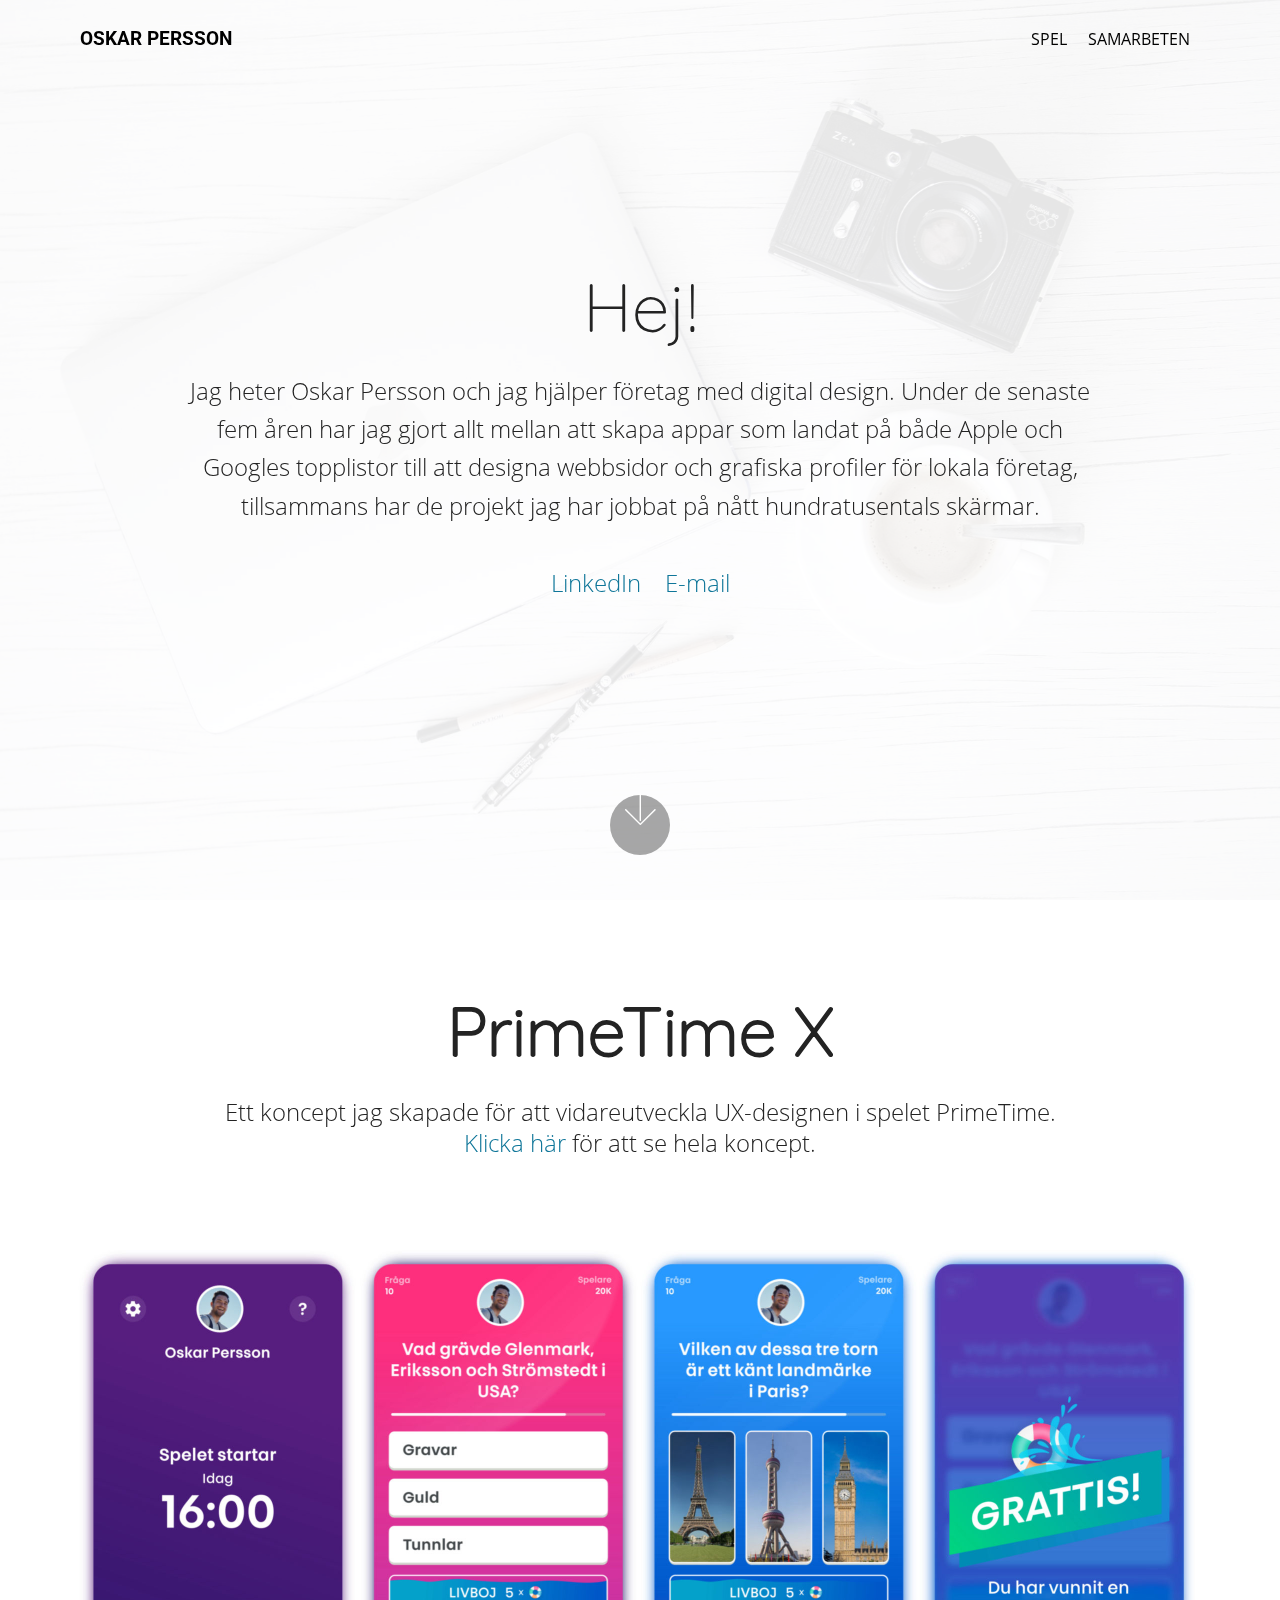
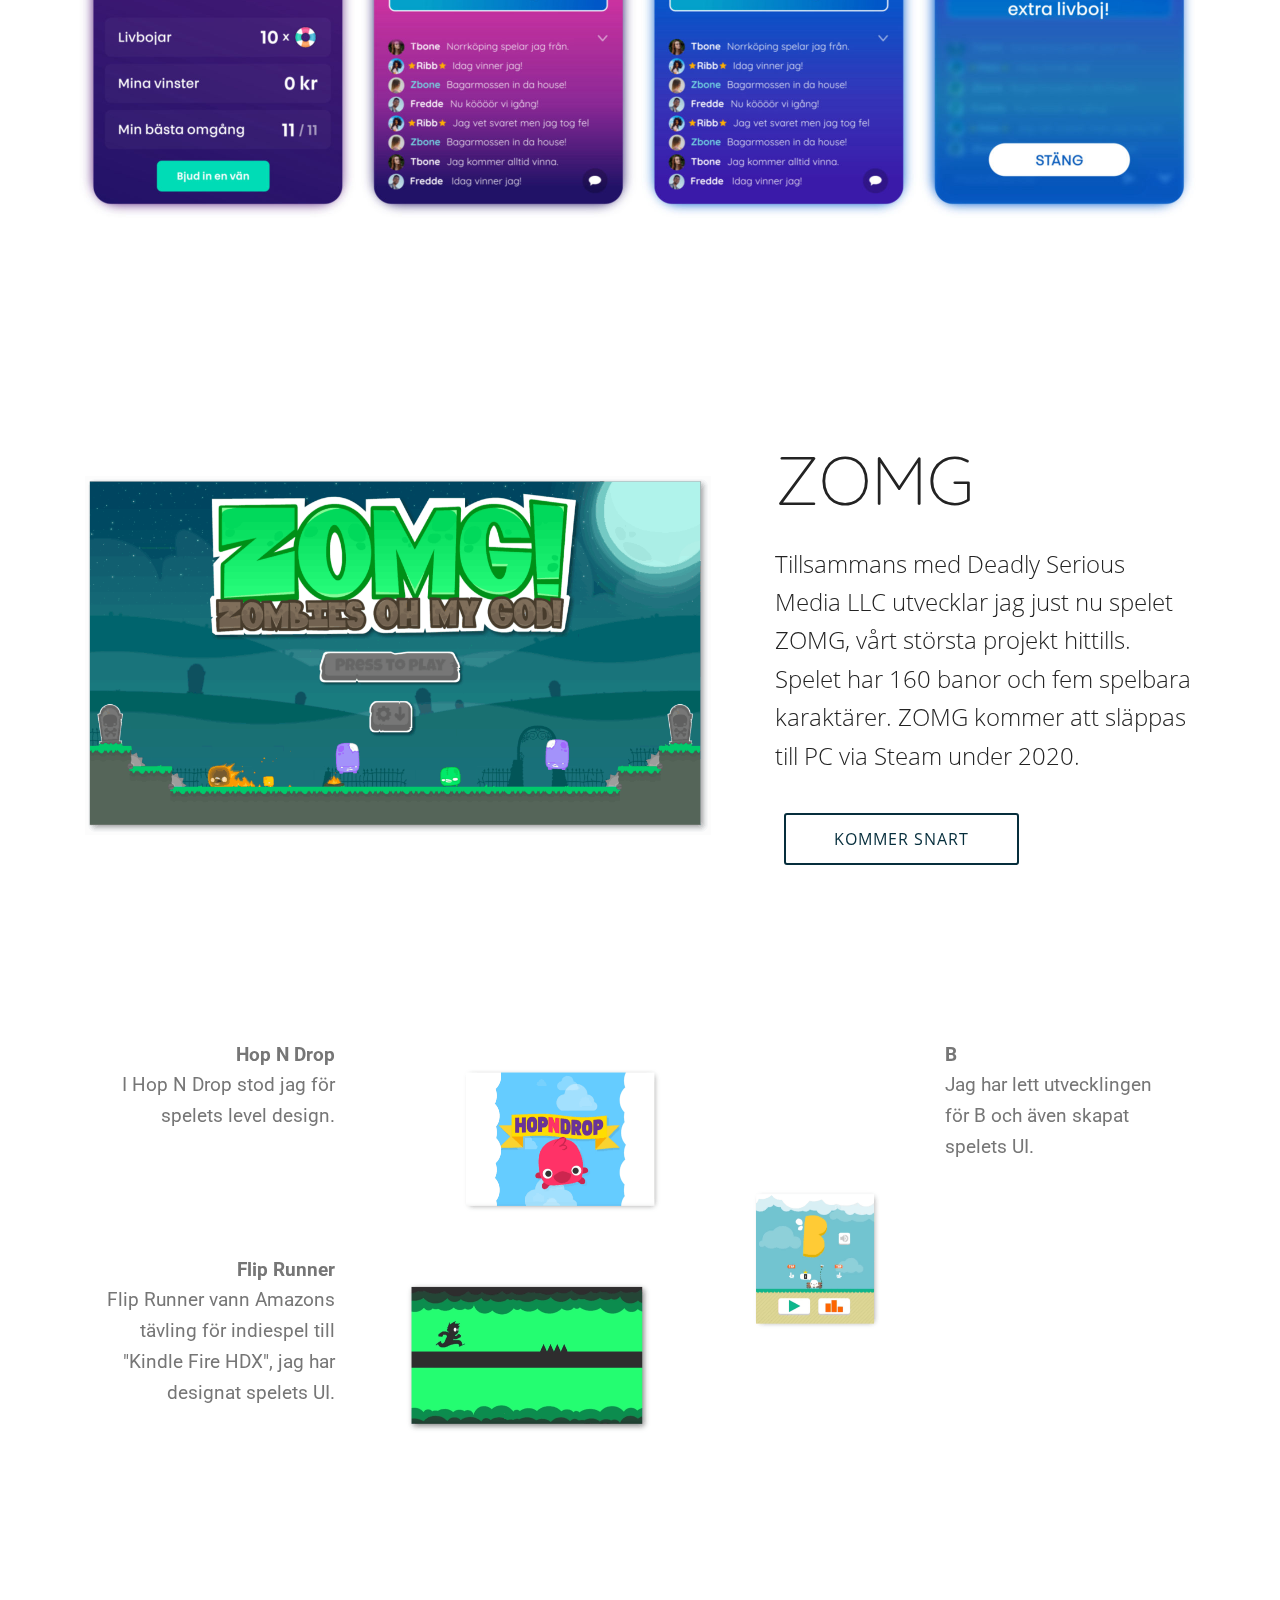
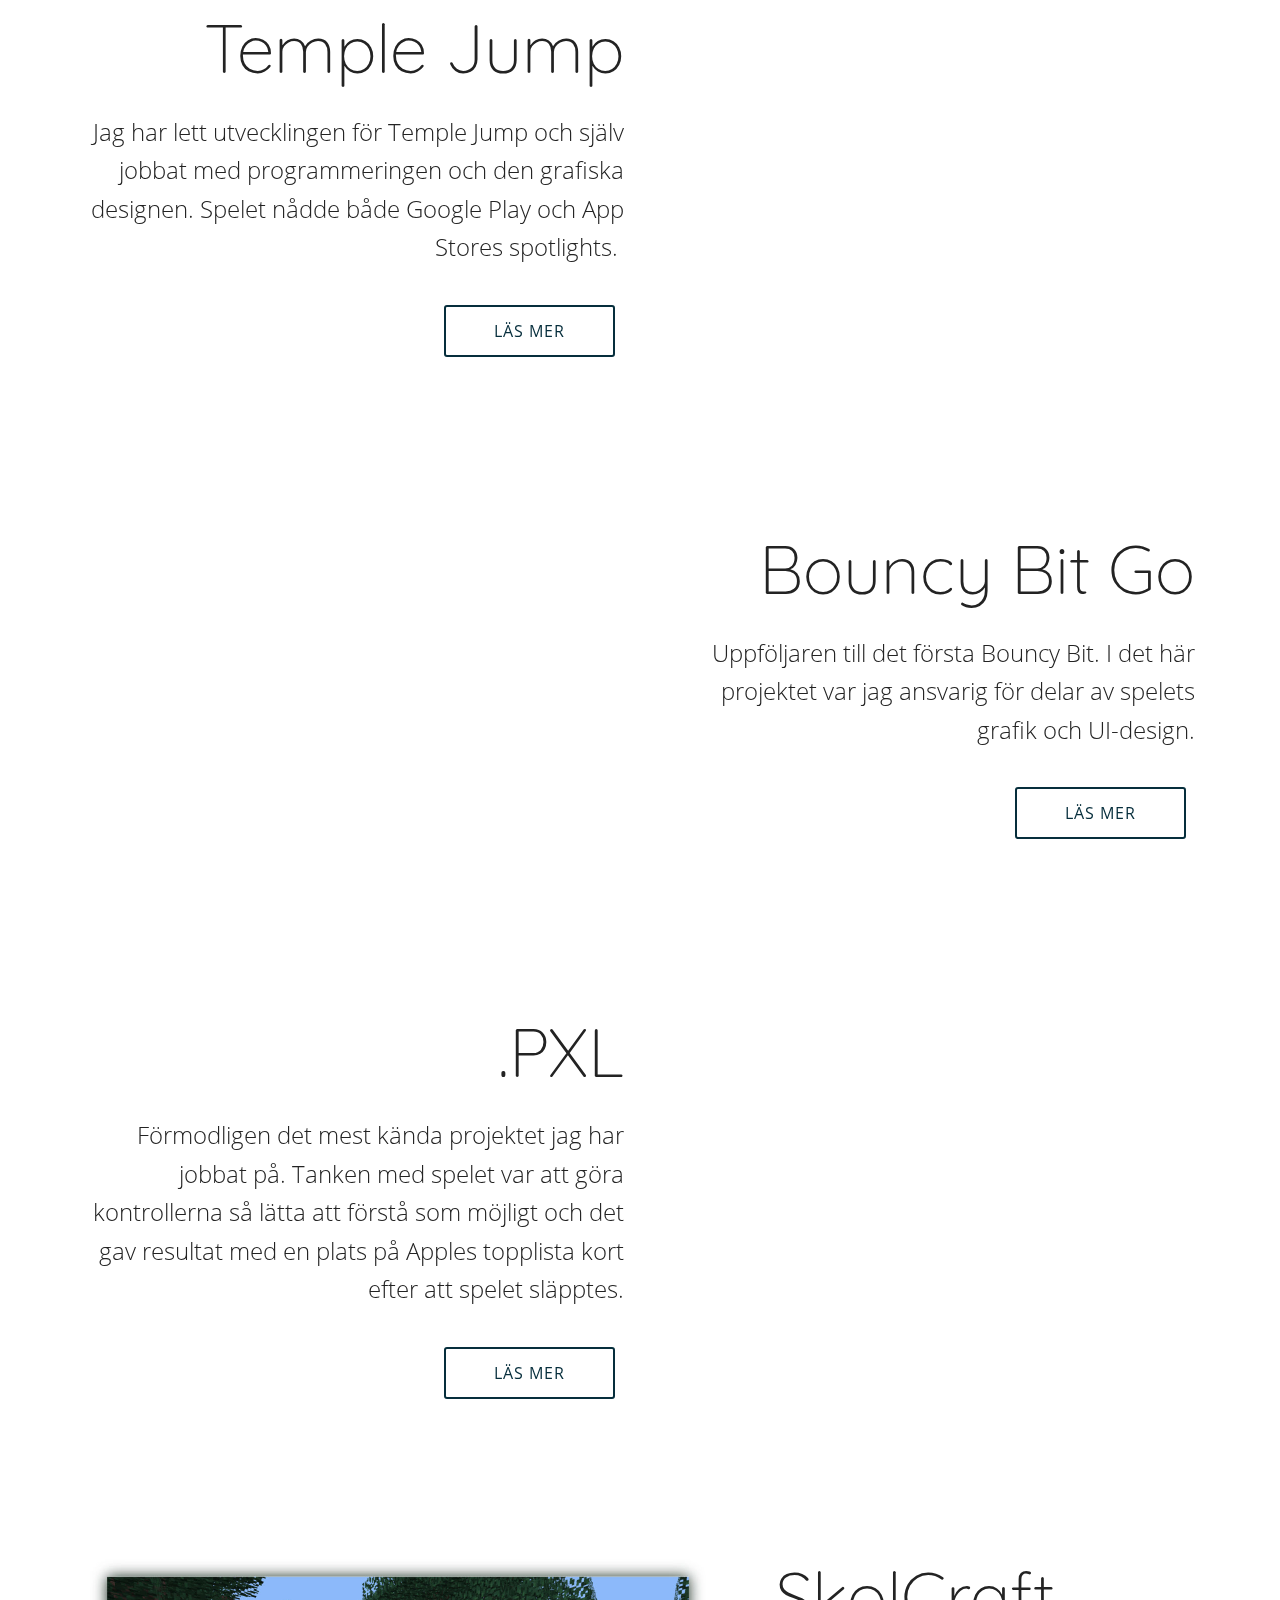
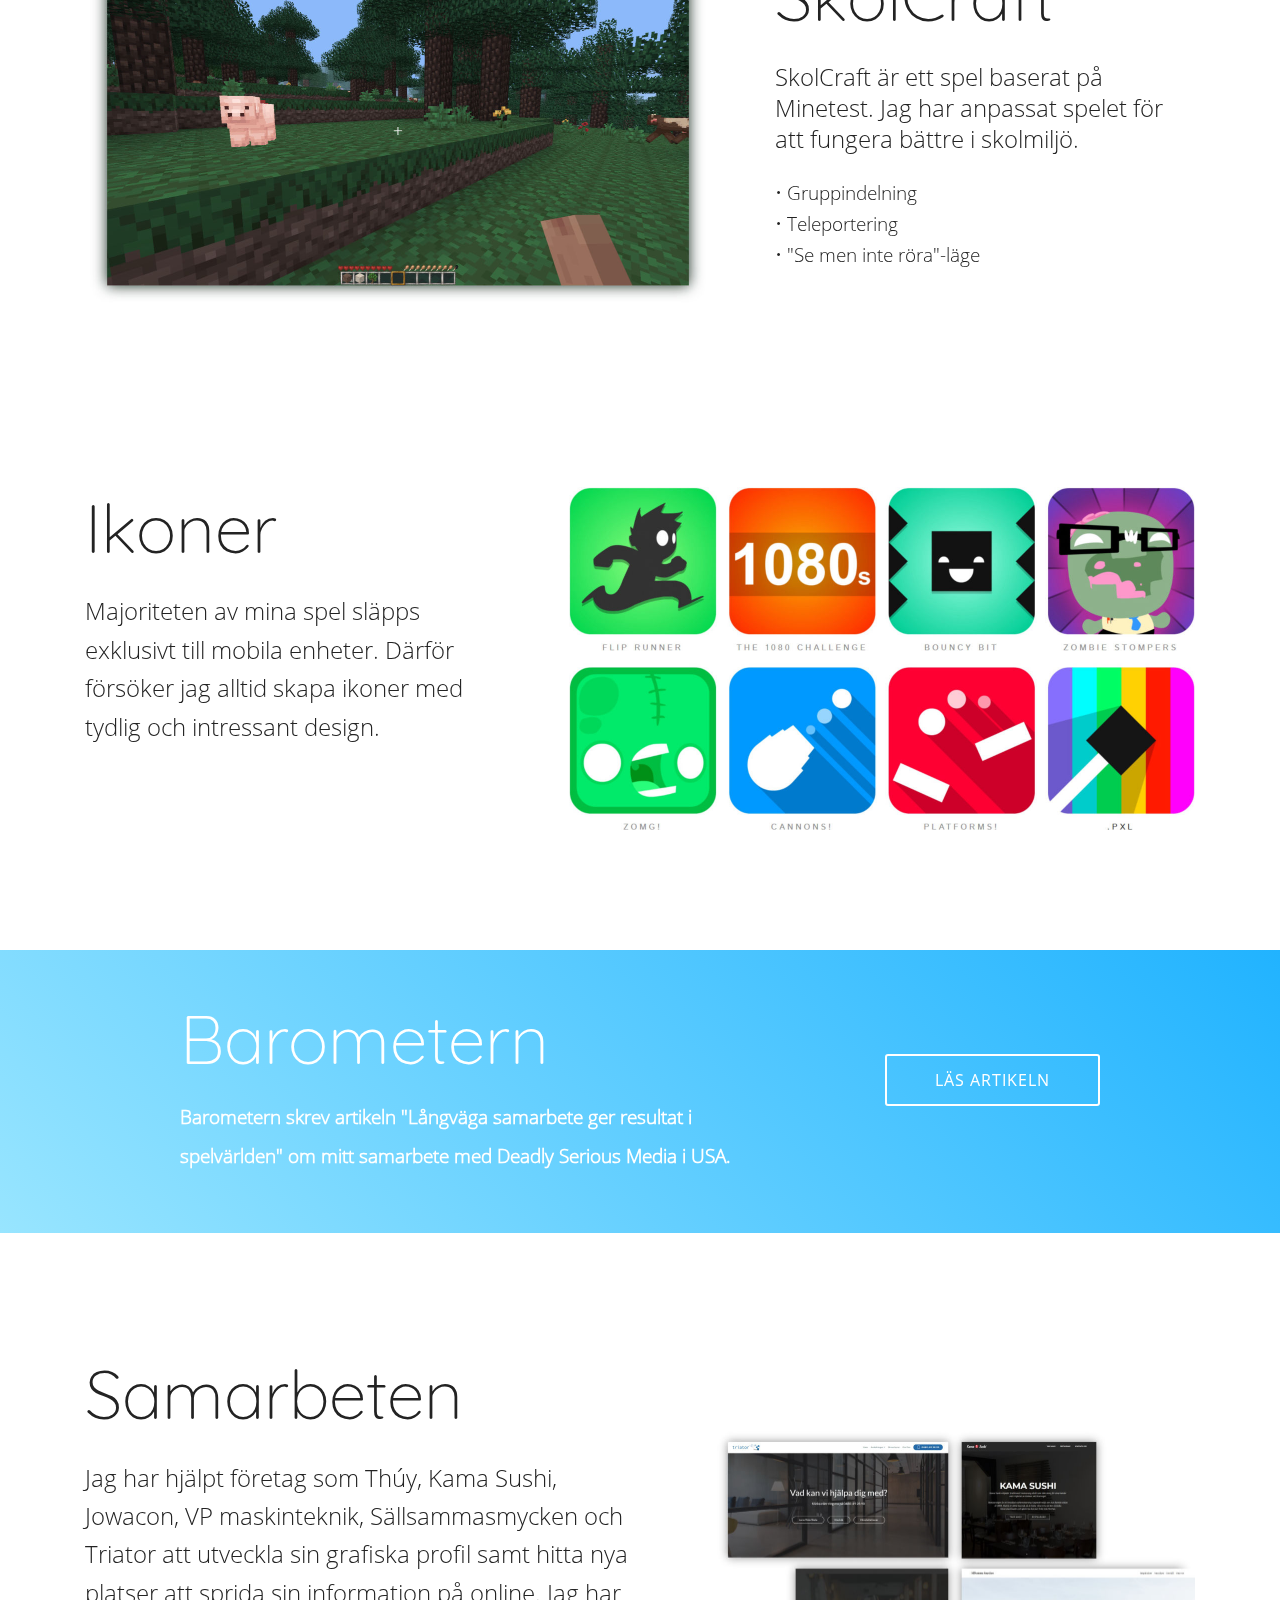
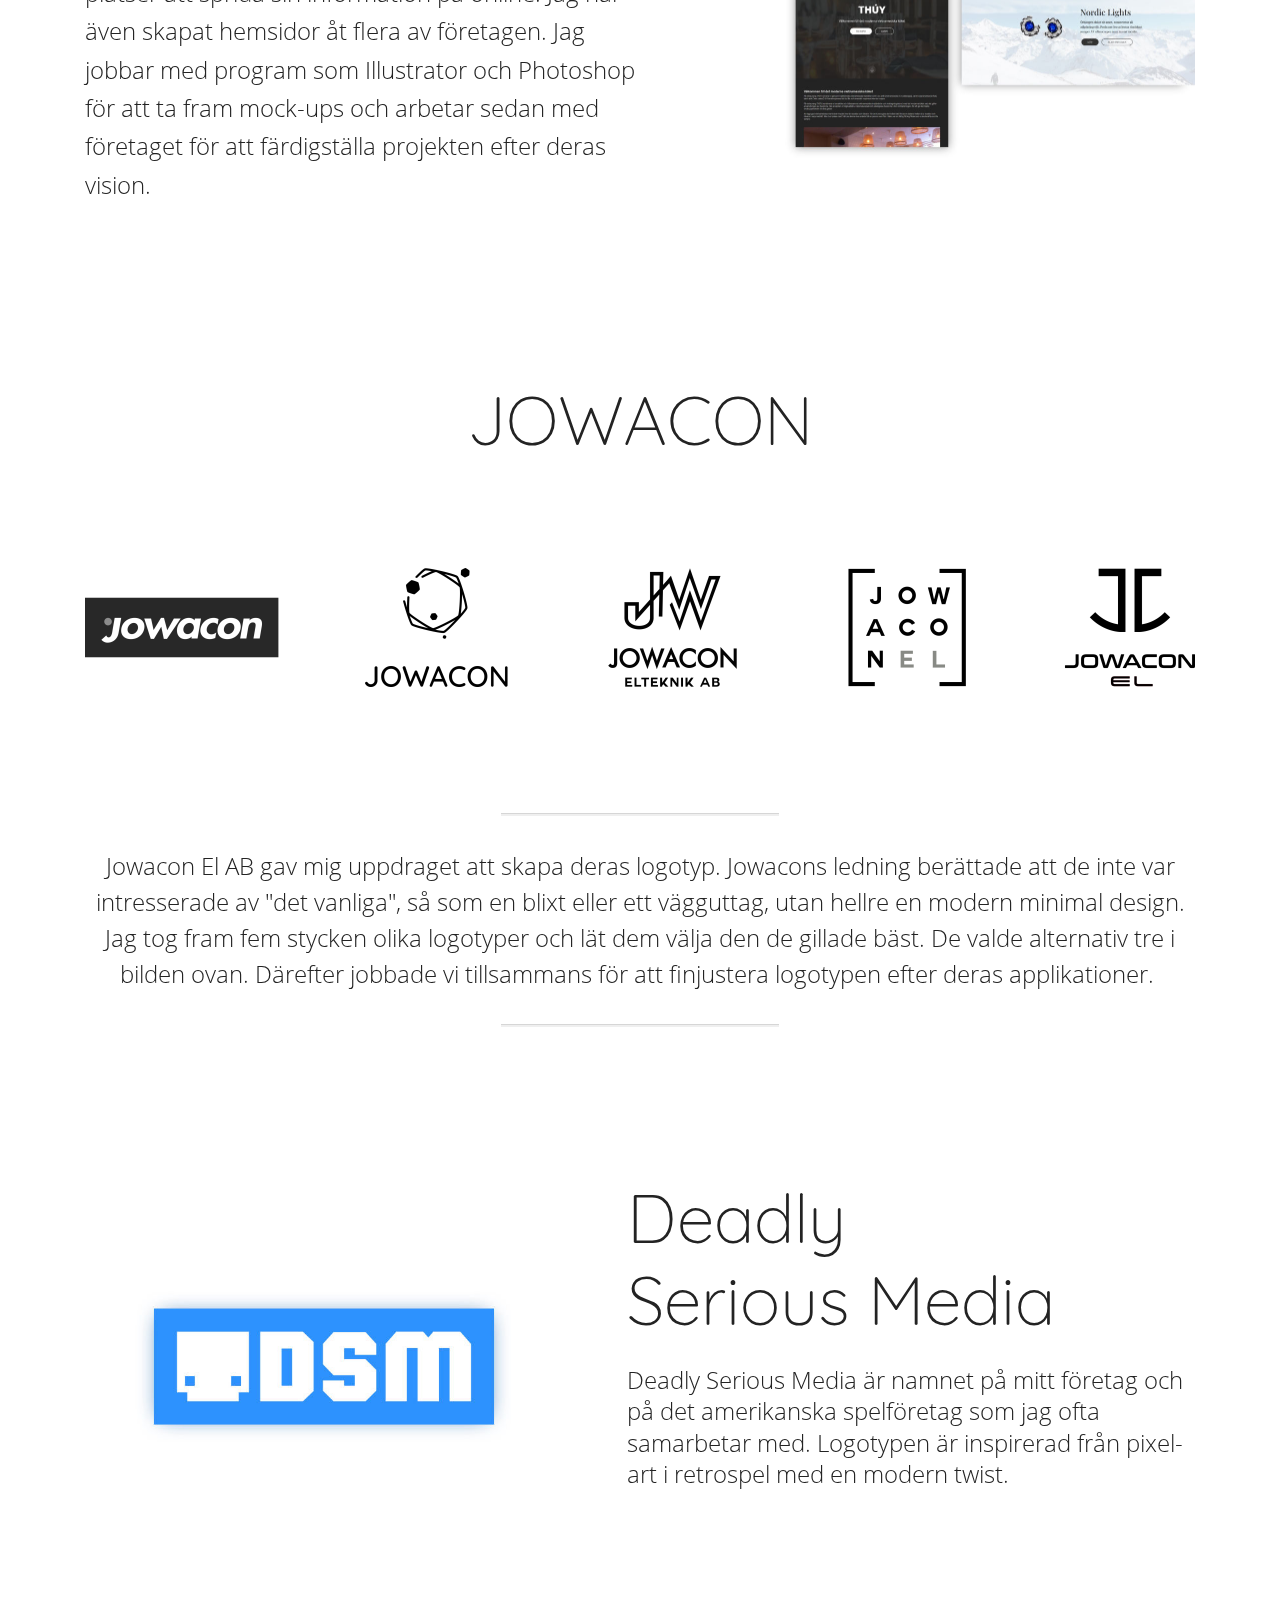
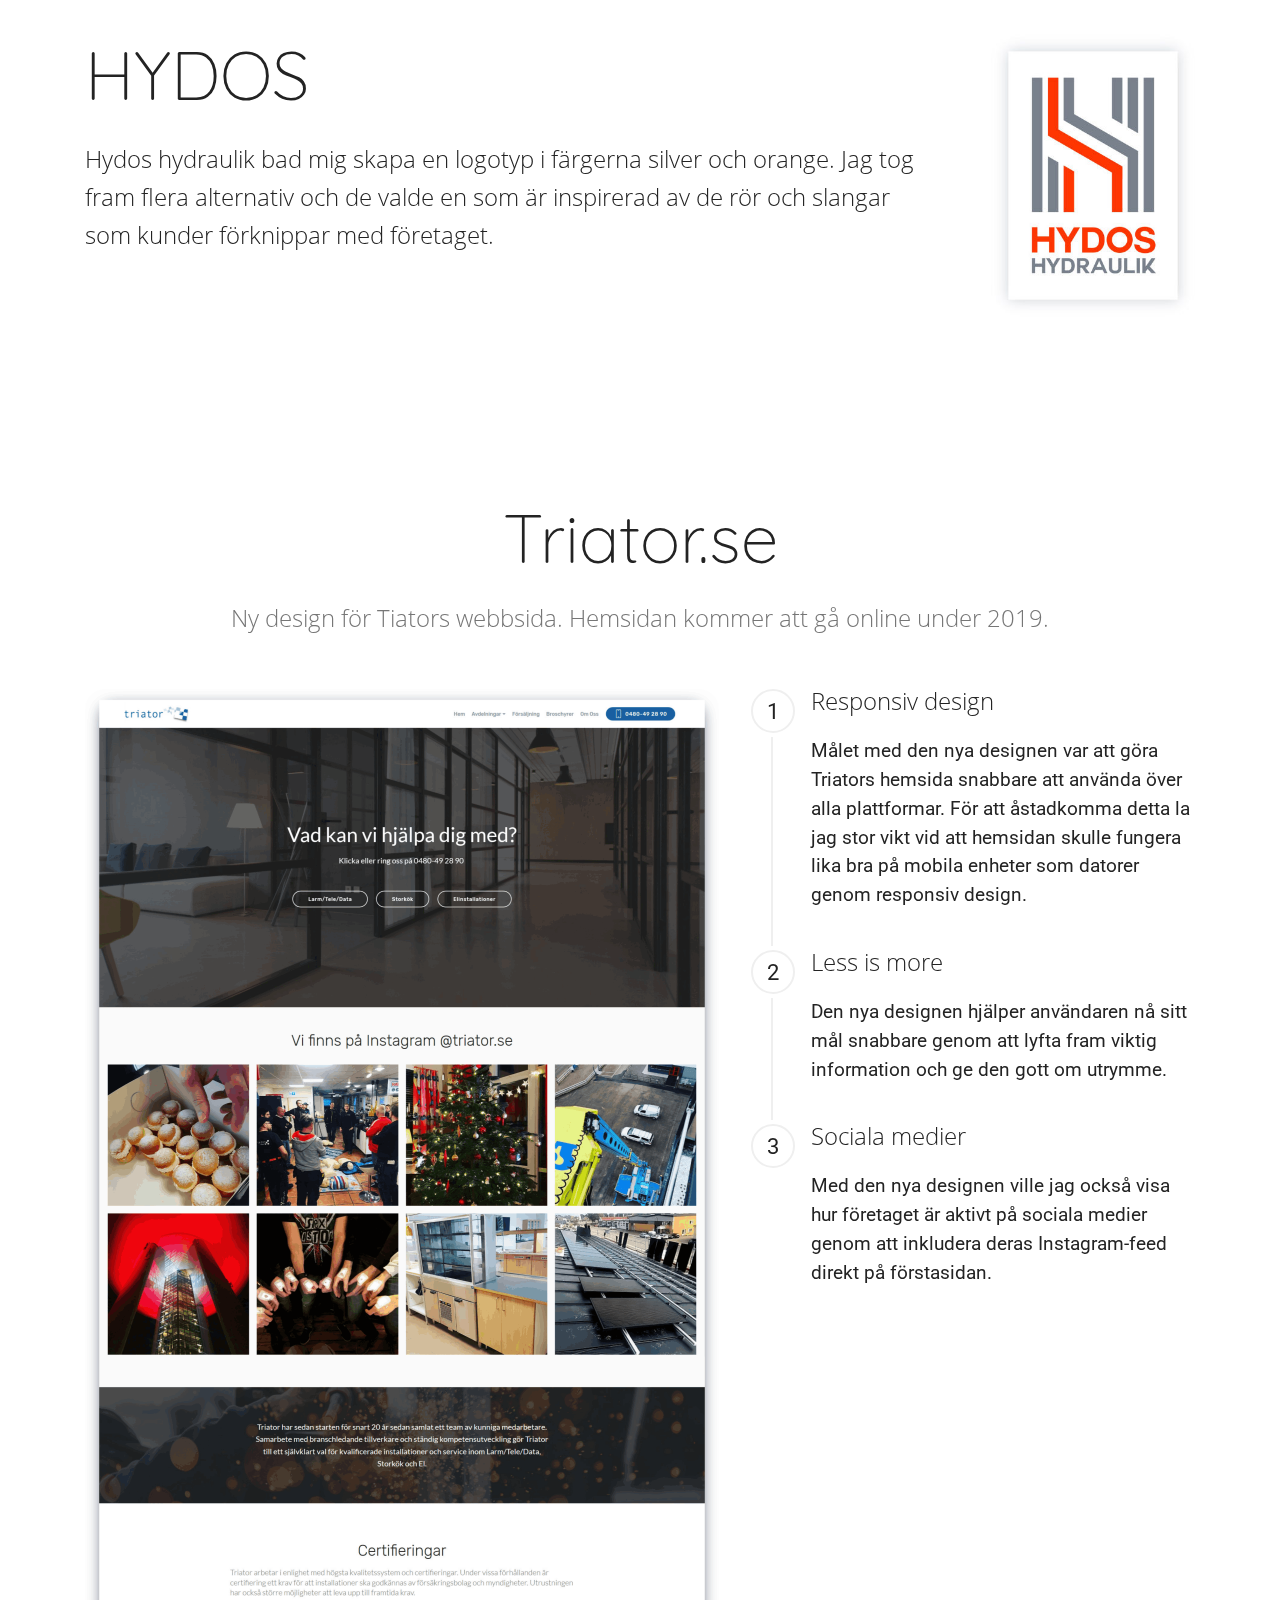
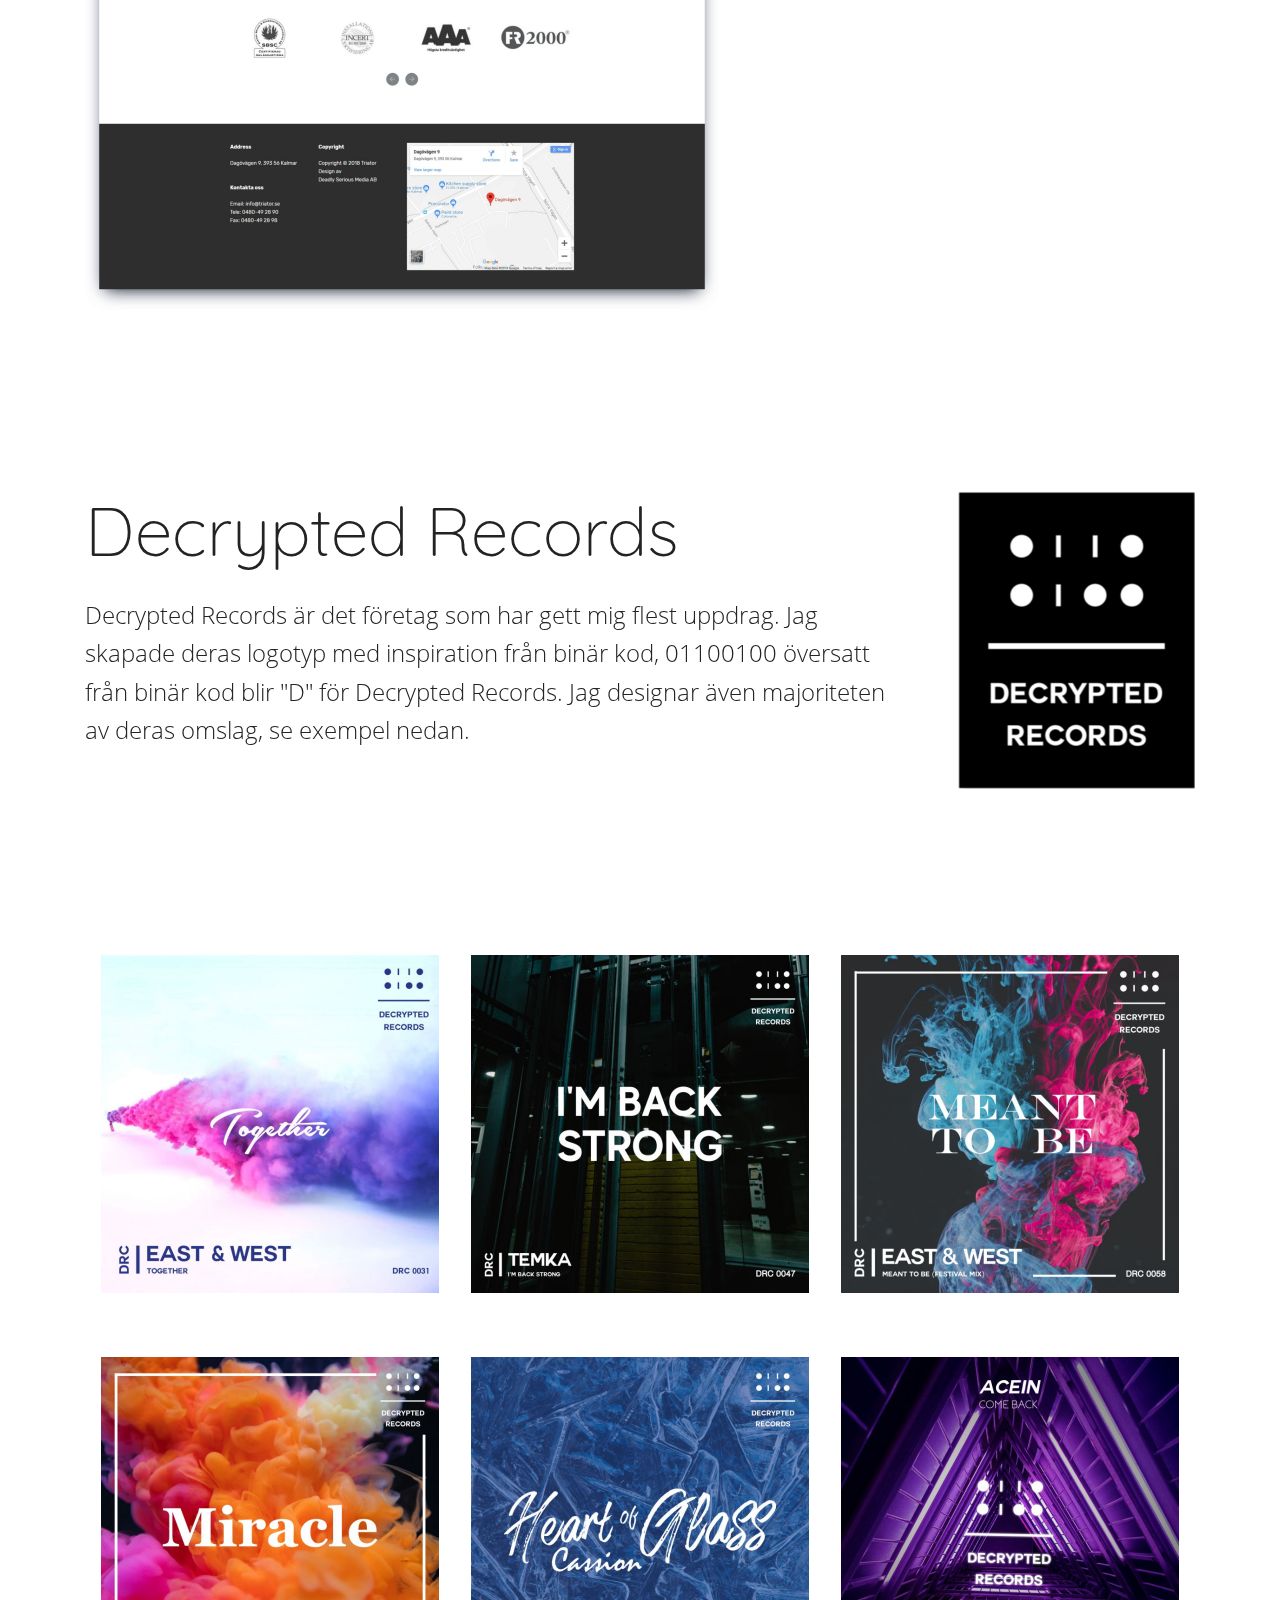
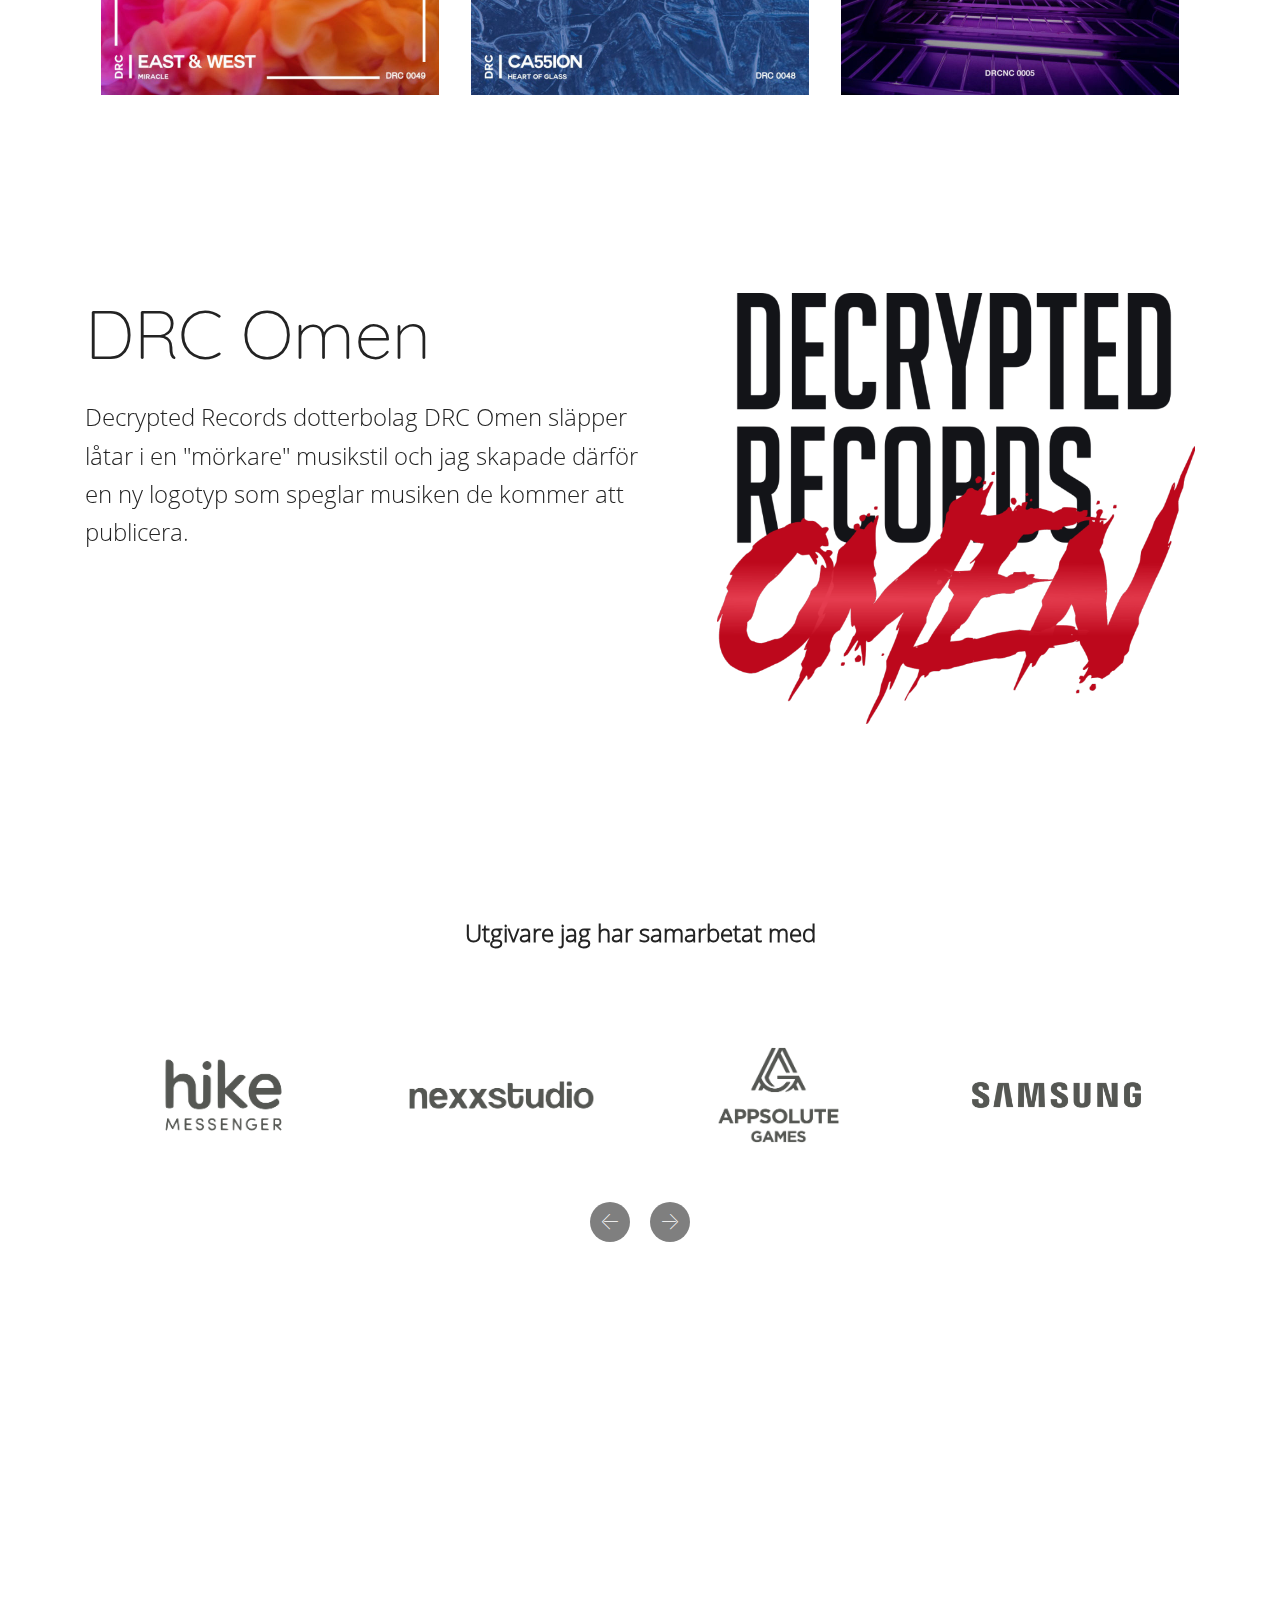
<file: index.html>
<!DOCTYPE html>
<html  >
<head>
  <!-- Site made with Mobirise Website Builder v4.9.7, https://mobirise.com -->
  <meta charset="UTF-8">
  <meta http-equiv="X-UA-Compatible" content="IE=edge">
  <meta name="generator" content="Mobirise v4.9.7, mobirise.com">
  <meta name="viewport" content="width=device-width, initial-scale=1, minimum-scale=1">
  <link rel="shortcut icon" href="assets/images/op-128x128.png" type="image/x-icon">
  <meta name="description" content="">
  
  <title>Oskar Persson</title>
  <link rel="stylesheet" href="assets/web/assets/mobirise-icons/mobirise-icons.css">
  <link rel="stylesheet" href="assets/tether/tether.min.css">
  <link rel="stylesheet" href="assets/bootstrap/css/bootstrap.min.css">
  <link rel="stylesheet" href="assets/bootstrap/css/bootstrap-grid.min.css">
  <link rel="stylesheet" href="assets/bootstrap/css/bootstrap-reboot.min.css">
  <link rel="stylesheet" href="assets/socicon/css/styles.css">
  <link rel="stylesheet" href="assets/dropdown/css/style.css">
  <link rel="stylesheet" href="assets/theme/css/style.css">
  <link href="assets/fonts/style.css" rel="stylesheet">
  <link rel="stylesheet" href="assets/mobirise/css/mbr-additional.css" type="text/css">
  
  
  
</head>
<body>
  <section class="menu cid-r0OO2U7u0s" once="menu" id="menu2-1">

    

    <nav class="navbar navbar-expand beta-menu navbar-dropdown align-items-center navbar-fixed-top navbar-toggleable-sm bg-color transparent">
        <button class="navbar-toggler navbar-toggler-right" type="button" data-toggle="collapse" data-target="#navbarSupportedContent" aria-controls="navbarSupportedContent" aria-expanded="false" aria-label="Toggle navigation">
            <div class="hamburger">
                <span></span>
                <span></span>
                <span></span>
                <span></span>
            </div>
        </button>
        <div class="menu-logo">
            <div class="navbar-brand">
                
                <span class="navbar-caption-wrap"><a class="navbar-caption text-black display-7" href="#top">
                        OSKAR PERSSON</a></span>
            </div>
        </div>
        <div class="collapse navbar-collapse" id="navbarSupportedContent">
            <ul class="navbar-nav nav-dropdown nav-right" data-app-modern-menu="true"><li class="nav-item">
                    <a class="nav-link link text-black display-4" href="index.html#header4-23">SPEL</a>
                </li><li class="nav-item"><a class="nav-link link text-black display-4" href="index.html#header3-1s">SAMARBETEN</a></li></ul>
            
        </div>
    </nav>
</section>

<section class="engine"><a href="https://mobirise.info/w">free html5 templates</a></section><section class="cid-r0OIwWtGJJ mbr-fullscreen mbr-parallax-background" id="header2-0">

    

    <div class="mbr-overlay" style="opacity: 0.9; background-color: rgb(255, 255, 255);"></div>

    <div class="container align-center">
        <div class="row justify-content-md-center">
            <div class="mbr-white col-md-10">
                <h1 class="mbr-section-title mbr-bold pb-3 mbr-fonts-style display-1"><span style="font-weight: normal;">
                    Hej!</span></h1>
                
                <p class="mbr-text pb-3 mbr-fonts-style display-5">Jag heter Oskar Persson och jag hjälper företag med digital design. Under de senaste fem åren har jag gjort allt mellan att skapa appar som landat på både Apple och Googles topplistor till att designa webbsidor och grafiska profiler för lokala företag, tillsammans har de projekt jag har jobbat på nått hundratusentals skärmar.<br><br><a href="https://www.linkedin.com/in/oskar-persson-108107139/" target="_blank">LinkedIn&nbsp;</a>&nbsp; &nbsp;<a href="mailto:oskar.deadlyseriousmedia@gmail.com">E-mail</a></p>
                
            </div>
        </div>
    </div>
    <div class="mbr-arrow hidden-sm-down" aria-hidden="true">
        <a href="#next">
            <i class="mbri-down mbr-iconfont"></i>
        </a>
    </div>
</section>

<section class="header4 cid-rjp1hxl6jb" id="header4-23">

    

    

    <div class="container">
        <div class="row justify-content-md-center">
            <div class="media-content col-md-10">
                <h1 class="mbr-section-title align-center mbr-white pb-3 mbr-bold mbr-fonts-style display-1">
                    PrimeTime X</h1>
                <h3 class="mbr-section-subtitle align-center mbr-white mbr-light pb-3 mbr-fonts-style display-5">Ett koncept jag skapade för att vidareutveckla UX-designen i spelet PrimeTime.<br><a href="https://drive.google.com/file/d/1wpnQeRIt6-tUYDqIHxcguYK4SjFOCbjc/view?usp=sharing" target="_blank">Klicka här </a>för att se hela koncept.</h3>
                <div class="mbr-text align-center mbr-white pb-3">
                    
                </div>
                
            </div>
            <div class="mbr-figure pt-5">
                <a href="https://drive.google.com/file/d/1wpnQeRIt6-tUYDqIHxcguYK4SjFOCbjc/view?usp=sharing" target="_blank"><img src="assets/images/rect5003-2280x1226.jpg" alt="Mobirise" title="" style="width: 100%;"></a>
            </div>
        </div>
    </div>
</section>

<section class="header3 cid-r8JRoboB0I" id="header3-1r">

    

    

    <div class="container">
        <div class="media-container-row">
            <div class="mbr-figure" style="width: 155%;">
                <img src="assets/images/image5408-1092x626.png" alt="Mobirise" title="">
            </div>

            <div class="media-content">
                <h1 class="mbr-section-title mbr-white pb-3 mbr-fonts-style display-1">
                    ZOMG</h1>
                
                <div class="mbr-section-text mbr-white pb-3 ">
                    <p class="mbr-text mbr-fonts-style display-5">Tillsammans med Deadly Serious Media LLC utvecklar jag just nu spelet ZOMG, vårt största projekt hittills. Spelet har 160 banor och fem spelbara karaktärer. ZOMG kommer att släppas till PC via Steam under 2020.</p>
                </div>
                <div class="mbr-section-btn"><a class="btn btn-md btn-primary-outline display-4" href="https://www.deadlyseriousmediagames.com/" target="_blank">KOMMER SNART</a></div>
            </div>
        </div>
    </div>

</section>

<section class="features12 cid-r0TGNXByzh" id="features12-i">
    
    

    

    <div class="container">
        
        

        <div class="media-container-row pt-5">
            <div class="block-content align-right">
                <div class="card pl-3 pr-3 pb-5">
                    <div class="mbr-card-img-title">
                        
                        <div class="mbr-crt-title">
                            
                        </div>
                    </div>                

                    <div class="card-box">
                        <p class="mbr-text mbr-section-text mbr-fonts-style display-7"><strong>
                            Hop N Drop</strong><br>I Hop N Drop stod jag för spelets level design.<br><br><strong><br></strong><br><br><strong>Flip Runner</strong><br>Flip Runner vann Amazons tävling för indiespel till "Kindle Fire HDX", jag har designat spelets UI.</p>
                    </div>
                </div>

                
            </div>

            <div class="mbr-figure" style="width: 52%;">
                <img src="assets/images/rect9731-1026x836.png" alt="Mobirise" title="">
            </div>

            <div class="block-content align-left  ">
                <div class="card pl-3 pr-3 pb-5">
                    <div class="mbr-card-img-title">
                        
                        <div class="mbr-crt-title">
                            
                        </div>
                    </div>                

                    <div class="card-box">
                        <p class="mbr-text mbr-section-text mbr-fonts-style display-7"><strong>
                            B</strong><br>Jag har lett utvecklingen för B och även skapat spelets UI.</p>
                    </div>
                </div>

                
            </div>
        </div>
    </div>
</section>

<section class="header7 cid-r0OPwKvAFg" id="header7-4">

    

    

    <div class="container">
        <div class="media-container-row">

            <div class="media-content align-right">
                <h1 class="mbr-section-title mbr-white pb-3 mbr-fonts-style display-1">
                    Temple Jump</h1>
                <div class="mbr-section-text mbr-white pb-3">
                    <p class="mbr-text mbr-fonts-style display-5">Jag har lett utvecklingen för Temple Jump och själv jobbat med programmeringen och den grafiska designen. Spelet nådde både Google Play och App Stores spotlights.&nbsp;</p>
                </div>
                <div class="mbr-section-btn"><a class="btn btn-md btn-primary-outline display-4" href="https://www.deadlyseriousmediagames.com/" target="_blank">LÄS MER</a></div>
            </div>

            <div class="mbr-figure" style="width: 100%;"><iframe class="mbr-embedded-video" src="https://www.youtube.com/embed/oFpmSxG9dKI?rel=0&amp;amp;showinfo=0&amp;autoplay=0&amp;loop=0" width="1280" height="720" frameborder="0" allowfullscreen></iframe></div>

        </div>
    </div>
</section>

<section class="header7 cid-r0TDuU7FWM" id="header7-f">

    

    

    <div class="container">
        <div class="media-container-row">

            <div class="media-content align-right">
                <h1 class="mbr-section-title mbr-white pb-3 mbr-fonts-style display-1">
                    Bouncy Bit Go</h1>
                <div class="mbr-section-text mbr-white pb-3">
                    <p class="mbr-text mbr-fonts-style display-5">Uppföljaren till det första Bouncy Bit. I det här projektet var jag ansvarig för delar av spelets <br>grafik och UI-design.</p>
                </div>
                <div class="mbr-section-btn"><a class="btn btn-md btn-primary-outline display-4" href="https://www.deadlyseriousmediagames.com/" target="_blank">LÄS MER</a></div>
            </div>

            <div class="mbr-figure" style="width: 100%;"><iframe class="mbr-embedded-video" src="https://www.youtube.com/embed/UpRBDjG74u8?rel=0&amp;amp;showinfo=0&amp;autoplay=0&amp;loop=0" width="1280" height="720" frameborder="0" allowfullscreen></iframe></div>

        </div>
    </div>
</section>

<section class="header7 cid-r0TDvh8sSA" id="header7-g">

    

    

    <div class="container">
        <div class="media-container-row">

            <div class="media-content align-right">
                <h1 class="mbr-section-title mbr-white pb-3 mbr-fonts-style display-1">
                    .PXL</h1>
                <div class="mbr-section-text mbr-white pb-3">
                    <p class="mbr-text mbr-fonts-style display-5">Förmodligen det mest kända projektet jag har jobbat på. Tanken med spelet var att göra kontrollerna så lätta att förstå som möjligt och det gav resultat med en plats på Apples topplista kort efter att spelet släpptes.</p>
                </div>
                <div class="mbr-section-btn"><a class="btn btn-md btn-primary-outline display-4" href="https://www.deadlyseriousmediagames.com/" target="_blank">LÄS MER</a></div>
            </div>

            <div class="mbr-figure" style="width: 100%;"><iframe class="mbr-embedded-video" src="https://www.youtube.com/embed/sYBycag_9IY?rel=0&amp;amp;showinfo=0&amp;autoplay=0&amp;loop=0" width="1280" height="720" frameborder="0" allowfullscreen></iframe></div>

        </div>
    </div>
</section>

<section class="header3 cid-rjLbdQJFiT" id="header3-29">

    

    

    <div class="container">
        <div class="media-container-row">
            <div class="mbr-figure" style="width: 155%;">
                <img src="assets/images/asssssdf-1252x703.jpg" alt="Mobirise" title="">
            </div>

            <div class="media-content">
                <h1 class="mbr-section-title mbr-white pb-3 mbr-fonts-style display-1">
                    SkolCraft</h1>
                <h3 class="mbr-section-subtitle align-left mbr-white mbr-light pb-3 mbr-fonts-style display-5">SkolCraft är ett spel baserat på Minetest. Jag har anpassat spelet för att fungera bättre i skolmiljö.&nbsp;</h3>
                <div class="mbr-section-text mbr-white pb-3 ">
                    <p class="mbr-text mbr-fonts-style display-2">• Gruppindelning<br>• Teleportering<br>• "Se men inte röra"-läge<br></p>
                </div>
                
            </div>
        </div>
    </div>

</section>

<section class="header3 cid-rkSOXqzBEq" id="header3-2k">

    

    

    <div class="container">
        <div class="media-container-row">
            <div class="mbr-figure" style="width: 155%;">
                <img src="assets/images/image5527-1252x686.jpg" alt="Mobirise" title="">
            </div>

            <div class="media-content">
                <h1 class="mbr-section-title mbr-white pb-3 mbr-fonts-style display-1">
                    Ikoner</h1>
                
                <div class="mbr-section-text mbr-white pb-3 ">
                    <p class="mbr-text mbr-fonts-style display-5">Majoriteten av mina spel släpps exklusivt till mobila enheter. Därför försöker jag alltid skapa ikoner med tydlig och intressant design.</p>
                </div>
                
            </div>
        </div>
    </div>

</section>

<section class="mbr-section info1 cid-rpLDinvzfz" id="info1-33">

    

    
    <div class="container">
        <div class="row justify-content-center content-row">
            <div class="media-container-column title col-12 col-lg-7 col-md-6">
                <h3 class="mbr-section-subtitle align-left mbr-light pb-3 mbr-fonts-style display-1">
                    Barometern
                </h3>
                <h2 class="align-left mbr-bold mbr-fonts-style display-2">
                    Barometern skrev artikeln "Långväga samarbete ger resultat i <br><br>spelvärlden" om mitt samarbete med Deadly Serious Media i USA.</h2>
            </div>
            <div class="media-container-column col-12 col-lg-3 col-md-4">
                <div class="mbr-section-btn align-right py-4"><a class="btn btn-white-outline display-4" href="http://www.barometern.se/nybro/langvaga-samarbete-ger-resultat-i-spelvarlden/" target="_blank">LÄS ARTIKELN<br></a></div>
            </div>
        </div>
    </div>
</section>

<section class="header3 cid-r8JS64ao6L" id="header3-1s">

    

    

    <div class="container">
        <div class="media-container-row">
            <div class="mbr-figure" style="width: 90%;">
                <img src="assets/images/image5902-956x655.jpg" alt="Mobirise" title="">
            </div>

            <div class="media-content">
                <h1 class="mbr-section-title mbr-white pb-3 mbr-fonts-style display-1">Samarbeten</h1>
                
                <div class="mbr-section-text mbr-white pb-3 ">
                    <p class="mbr-text mbr-fonts-style display-5">Jag har hjälpt företag som Thúy, Kama Sushi, Jowacon, VP maskinteknik, Sällsammasmycken och Triator att utveckla sin grafiska profil samt hitta nya platser att sprida sin information på online. Jag har även skapat hemsidor åt flera av företagen. Jag jobbar med program som Illustrator och Photoshop för att ta fram mock-ups och arbetar sedan med företaget för att färdigställa projekten efter deras vision.&nbsp;<br></p>
                </div>
                
            </div>
        </div>
    </div>

</section>

<section class="mbr-section content4 cid-rpHH8sAZlb" id="content4-2y">

    

    <div class="container">
        <div class="media-container-row">
            <div class="title col-12 col-md-8">
                <h2 class="align-center pb-3 mbr-fonts-style display-1">
                    JOWACON</h2>
                
                
            </div>
        </div>
    </div>
</section>

<section class="features14 cid-rpHCFSHixv" id="features14-2s">
    
    

    
    <div class="container align-center">
        
        
        <div class="media-container-column">
            <div class="row justify-content-center">
                <div class="card p-4 col-12 col-md-6 col-lg-4">
                    <div class="media pb-3">
                        
                        <div class="media-body">
                            
                        </div>
                    </div>                
                    <div class="card-box align-left">
                        
                    </div>
                </div>

                <div class="card p-4 col-12 col-md-6 col-lg-4">
                <div class="media pb-3">
                    
                    <div class="media-body">
                        
                    </div>
                </div>
                    <div class="card-box align-left">
                        
                    </div>
                </div>

                <div class="card p-4 col-12 col-md-6 col-lg-4">
                <div class="media pb-3">
                    
                    <div class="media-body">
                        
                    </div>
                </div>
                    <div class="card-box align-left">
                        
                    </div>
                </div>

                
            </div>
            <div class="media-container-row image-row">
                <div class="mbr-figure" style="width: 100%;">
                    <img src="assets/images/g5889-1-2220x238.png" alt="Mobirise" title="">
                </div>
            </div>
        </div>
    </div>
</section>

<section class="mbr-section article content9 cid-rpHGs4ik0C" id="content9-2x">
    
     

    <div class="container">
        <div class="inner-container" style="width: 100%;">
            <hr class="line" style="width: 25%;">
            <div class="section-text align-center mbr-fonts-style display-5">Jowacon El AB gav mig uppdraget att skapa deras logotyp. Jowacons ledning berättade att de inte var intresserade av "det vanliga", så som en blixt eller ett vägguttag, utan hellre en modern minimal design. Jag tog fram fem stycken olika logotyper och lät dem välja den de gillade bäst. De valde alternativ tre i bilden ovan. Därefter jobbade vi tillsammans för att finjustera logotypen efter deras applikationer.&nbsp;</div>
            <hr class="line" style="width: 25%;">
        </div>
        </div>
</section>

<section class="header3 cid-rpLHDRuPTm" id="header3-34">

    

    

    <div class="container">
        <div class="media-container-row">
            <div class="mbr-figure" style="width: 90%;">
                <img src="assets/images/dsm-736x293.jpg" alt="Mobirise" title="">
            </div>

            <div class="media-content">
                <h1 class="mbr-section-title mbr-white pb-3 mbr-fonts-style display-1">
                    Deadly <br>Serious Media</h1>
                <h3 class="mbr-section-subtitle align-left mbr-white mbr-light pb-3 mbr-fonts-style display-5">Deadly Serious Media är namnet på mitt företag och på det amerikanska spelföretag som jag ofta samarbetar med. Logotypen är inspirerad från pixel-art i retrospel med en modern twist.</h3>
                <div class="mbr-section-text mbr-white pb-3 ">
                    
                </div>
                
            </div>
        </div>
    </div>

</section>

<section class="header3 cid-rpHKfC6t2p" id="header3-31">

    

    

    <div class="container">
        <div class="media-container-row">
            <div class="mbr-figure" style="width: 30%;">
                <img src="assets/images/hydo-338x468.jpg" alt="Mobirise" title="">
            </div>

            <div class="media-content">
                <h1 class="mbr-section-title mbr-white pb-3 mbr-fonts-style display-1">HYDOS</h1>
                
                <div class="mbr-section-text mbr-white pb-3 ">
                    <p class="mbr-text mbr-fonts-style display-5">Hydos hydraulik bad mig skapa en logotyp i färgerna silver och orange. Jag tog fram flera alternativ och de valde en som är inspirerad av de rör och slangar som kunder förknippar med företaget.<br></p>
                </div>
                
            </div>
        </div>
    </div>

</section>

<section class="step3 cid-rpHK7P3e8c" id="step3-2z">

    

    
    
    <div class="container">
        <h2 class="mbr-section-title pb-3 mbr-fonts-style align-center display-1">
            Triator.se</h2>
        <h3 class="mbr-section-subtitle pb-5 mbr-fonts-style align-center display-5">Ny design för Tiators webbsida. Hemsidan kommer att gå online under 2019.</h3>
        <div class="media-container-row">
            <div class="media-block" style="width: 60%;">
                <div class="mbr-figure">
                    <img src="assets/images/image5sss124-1268x2442.png" alt="" title="">
                </div>
            </div>
            <div class="step-container">
                <div class="card separline pb-4">
                    <div class="step-element d-flex">
                        <div class="step-wrapper pr-3">
                            <div class="step d-flex align-items-center justify-content-center">
                                1
                            </div>
                        </div>          
                        <div class="step-text-content">
                            <h4 class="mbr-step-title pb-3 mbr-fonts-style display-5">Responsiv design</h4>
                            <p class="mbr-step-text mbr-fonts-style display-7">Målet med den nya designen var att göra Triators hemsida snabbare att använda över alla plattformar. För att åstadkomma detta la jag stor vikt vid att hemsidan skulle fungera lika bra på mobila enheter som datorer genom responsiv design.</p>
                        </div>
                    </div>
                </div>

                <div class="card separline pb-4">
                    <div class="step-element d-flex">
                        <div class="step-wrapper pr-3">
                            <div class="step d-flex align-items-center justify-content-center">
                                2
                            </div>
                        </div>          
                        <div class="step-text-content">
                            <h4 class="mbr-step-title pb-3 mbr-fonts-style display-5">Less is more</h4>
                            <p class="mbr-step-text mbr-fonts-style display-7">Den nya designen hjälper användaren nå sitt mål snabbare genom att lyfta fram viktig information och ge den gott om utrymme.</p>
                        </div>
                    </div>
                </div>

                <div class="card">
                    <div class="step-element d-flex">
                        <div class="step-wrapper pr-3">
                            <div class="step d-flex align-items-center justify-content-center">
                                3
                            </div>
                        </div>          
                        <div class="step-text-content">
                            <h4 class="mbr-step-title pb-3 mbr-fonts-style display-5">Sociala medier</h4>
                            <p class="mbr-step-text mbr-fonts-style display-7">Med den nya designen ville jag också visa hur företaget är aktivt på sociala medier genom att inkludera deras Instagram-feed direkt på förstasidan.</p>
                        </div>
                    </div>
                </div>

                

                

                

                

                

                
            </div>
        </div>
    </div>
</section>

<section class="header3 cid-r0ZigEuWF9" id="header3-r">

    

    

    <div class="container">
        <div class="media-container-row">
            <div class="mbr-figure" style="width: 35%;">
                <img src="assets/images/rect14645-4-899x830.png" alt="Mobirise" title="">
            </div>

            <div class="media-content">
                <h1 class="mbr-section-title mbr-white pb-3 mbr-fonts-style display-1">
                    Decrypted Records</h1>
                
                <div class="mbr-section-text mbr-white pb-3 ">
                    <p class="mbr-text mbr-fonts-style display-5">Decrypted Records är det företag som har gett mig flest uppdrag. Jag skapade deras logotyp med inspiration från binär kod, 01100100 översatt från binär kod blir "D" för Decrypted Records. Jag designar även majoriteten av deras omslag, se exempel nedan.<br></p>
                </div>
                
            </div>
        </div>
    </div>

</section>

<section class="features2 cid-rkSR6j8d0i" id="features2-2o">

    

    
    
    <div class="container">
        <div class="media-container-row">
            <div class="card p-3 col-12 col-md-6 col-lg-4">
                <div class="card-wrapper">
                    <div class="card-img">
                        <img src="assets/images/4-676x676.jpg" alt="Mobirise" title="">
                    </div>
                    <div class="card-box">
                        
                        
                    </div>
                </div>
            </div>

            <div class="card p-3 col-12 col-md-6 col-lg-4">
                <div class="card-wrapper">
                    <div class="card-img">
                        <img src="assets/images/5-676x676.jpg" alt="Mobirise" title="">
                    </div>
                    <div class="card-box ">
                        
                        
                    </div>
                </div>
            </div>

            <div class="card p-3 col-12 col-md-6 col-lg-4">
                <div class="card-wrapper">
                    <div class="card-img">
                        <img src="assets/images/6-676x676.jpg" alt="Mobirise" title="">
                    </div>
                    <div class="card-box">
                        
                        
                    </div>
                </div>
            </div>

            
        </div>
    </div>
</section>

<section class="features2 cid-rkSQUxJNvZ" id="features2-2n">

    

    
    
    <div class="container">
        <div class="media-container-row">
            <div class="card p-3 col-12 col-md-6 col-lg-4">
                <div class="card-wrapper">
                    <div class="card-img">
                        <img src="assets/images/1-676x676.jpg" alt="Mobirise" title="">
                    </div>
                    <div class="card-box">
                        
                        
                    </div>
                </div>
            </div>

            <div class="card p-3 col-12 col-md-6 col-lg-4">
                <div class="card-wrapper">
                    <div class="card-img">
                        <img src="assets/images/2-676x676.jpg" alt="Mobirise" title="">
                    </div>
                    <div class="card-box ">
                        
                        
                    </div>
                </div>
            </div>

            <div class="card p-3 col-12 col-md-6 col-lg-4">
                <div class="card-wrapper">
                    <div class="card-img">
                        <img src="assets/images/image4755-676x676.jpg" alt="Mobirise" title="">
                    </div>
                    <div class="card-box">
                        
                        
                    </div>
                </div>
            </div>

            
        </div>
    </div>
</section>

<section class="header3 cid-r78RF3k46f" id="header3-t">

    

    

    <div class="container">
        <div class="media-container-row">
            <div class="mbr-figure" style="width: 90%;">
                <img src="assets/images/path5176-751x677.png" alt="Mobirise" title="">
            </div>

            <div class="media-content">
                <h1 class="mbr-section-title mbr-white pb-3 mbr-fonts-style display-1">
                    DRC Omen</h1>
                
                <div class="mbr-section-text mbr-white pb-3 ">
                    <p class="mbr-text mbr-fonts-style display-5">Decrypted Records dotterbolag DRC Omen släpper låtar i en "mörkare" musikstil och jag skapade därför en ny logotyp som speglar musiken de kommer att publicera.&nbsp;<br></p>
                </div>
                
            </div>
        </div>
    </div>

</section>

<section class="clients cid-r0THTkOmKo" id="clients-j">
      

    
        <div class="container mb-5">
            <div class="media-container-row">
                <div class="col-12 align-center">
                    <h2 class="mbr-section-title pb-3 mbr-fonts-style display-5"><strong>Utgivare jag har samarbetat med</strong></h2>
                    
                </div>
            </div>
        </div>

    <div class="container">
        <div class="carousel slide" data-ride="carousel" role="listbox">
            <div class="carousel-inner" data-visible="4">
                
                
                
                
                
            <div class="carousel-item ">
                    <div class="media-container-row">
                        <div class="col-md-12">
                            <div class="wrap-img ">
                                <img src="assets/images/icon2-1037x730.png" class="img-responsive clients-img" alt="" title="">
                            </div>
                        </div>
                    </div>
                </div><div class="carousel-item ">
                    <div class="media-container-row">
                        <div class="col-md-12">
                            <div class="wrap-img ">
                                <img src="assets/images/icon3-1037x730.png" class="img-responsive clients-img" alt="" title="">
                            </div>
                        </div>
                    </div>
                </div><div class="carousel-item ">
                    <div class="media-container-row">
                        <div class="col-md-12">
                            <div class="wrap-img ">
                                <img src="assets/images/icon4-1037x730.png" class="img-responsive clients-img" alt="" title="">
                            </div>
                        </div>
                    </div>
                </div><div class="carousel-item ">
                    <div class="media-container-row">
                        <div class="col-md-12">
                            <div class="wrap-img ">
                                <img src="assets/images/icon1-380x268.png" class="img-responsive clients-img" alt="" title="">
                            </div>
                        </div>
                    </div>
                </div></div>
            <div class="carousel-controls">
                <a data-app-prevent-settings="" class="carousel-control carousel-control-prev" role="button" data-slide="prev">
                    <span aria-hidden="true" class="mbri-left mbr-iconfont"></span>
                    <span class="sr-only">Previous</span>
                </a>
                <a data-app-prevent-settings="" class="carousel-control carousel-control-next" role="button" data-slide="next">
                    <span aria-hidden="true" class="mbri-right mbr-iconfont"></span>
                    <span class="sr-only">Next</span>
                </a>
            </div>
        </div>
    </div>
</section>

<section class="cid-r0TDGhk5Mn mbr-reveal" id="footer5-h">

    

    

    <div class="container">
        <div class="media-container-row">
            <div class="col-md-3">
                <div class="media-wrap">
                    <a href="index.html">
                       <img src="assets/images/op2-192x192.png" alt="Mobirise" title="">
                    </a>
                </div>
            </div>
            <div class="col-md-9">
                <p class="mbr-text align-right links mbr-fonts-style display-7">&nbsp; <a href="https://www.linkedin.com/in/oskar-persson-108107139/" target="_blank">LINKEDIN</a> &nbsp; &nbsp; &nbsp; &nbsp;<a href="mailto:oskar.deadlyseriousmedia@gmail.com" class="text-primary">E-MAIL</a></p>
            </div>
        </div>
        <div class="footer-lower">
            <div class="media-container-row">
                <div class="col-md-12">
                    <hr>
                </div>
            </div>
            <div class="media-container-row mbr-white">
                <div class="col-md-6 copyright">
                    <p class="mbr-text mbr-fonts-style display-7">
                        © Copyright 2019 Oskar Persson - All Rights Reserved
                    </p>
                </div>
                <div class="col-md-6">
                    
                </div>
            </div>
        </div>
    </div>
</section>


  <script src="assets/web/assets/jquery/jquery.min.js"></script>
  <script src="assets/popper/popper.min.js"></script>
  <script src="assets/tether/tether.min.js"></script>
  <script src="assets/bootstrap/js/bootstrap.min.js"></script>
  <script src="assets/smoothscroll/smooth-scroll.js"></script>
  <script src="assets/touchswipe/jquery.touch-swipe.min.js"></script>
  <script src="assets/parallax/jarallax.min.js"></script>
  <script src="assets/bootstrapcarouselswipe/bootstrap-carousel-swipe.js"></script>
  <script src="assets/mbr-clients-slider/mbr-clients-slider.js"></script>
  <script src="assets/dropdown/js/script.min.js"></script>
  <script src="assets/theme/js/script.js"></script>
  
  
</body>
</html>
</file>
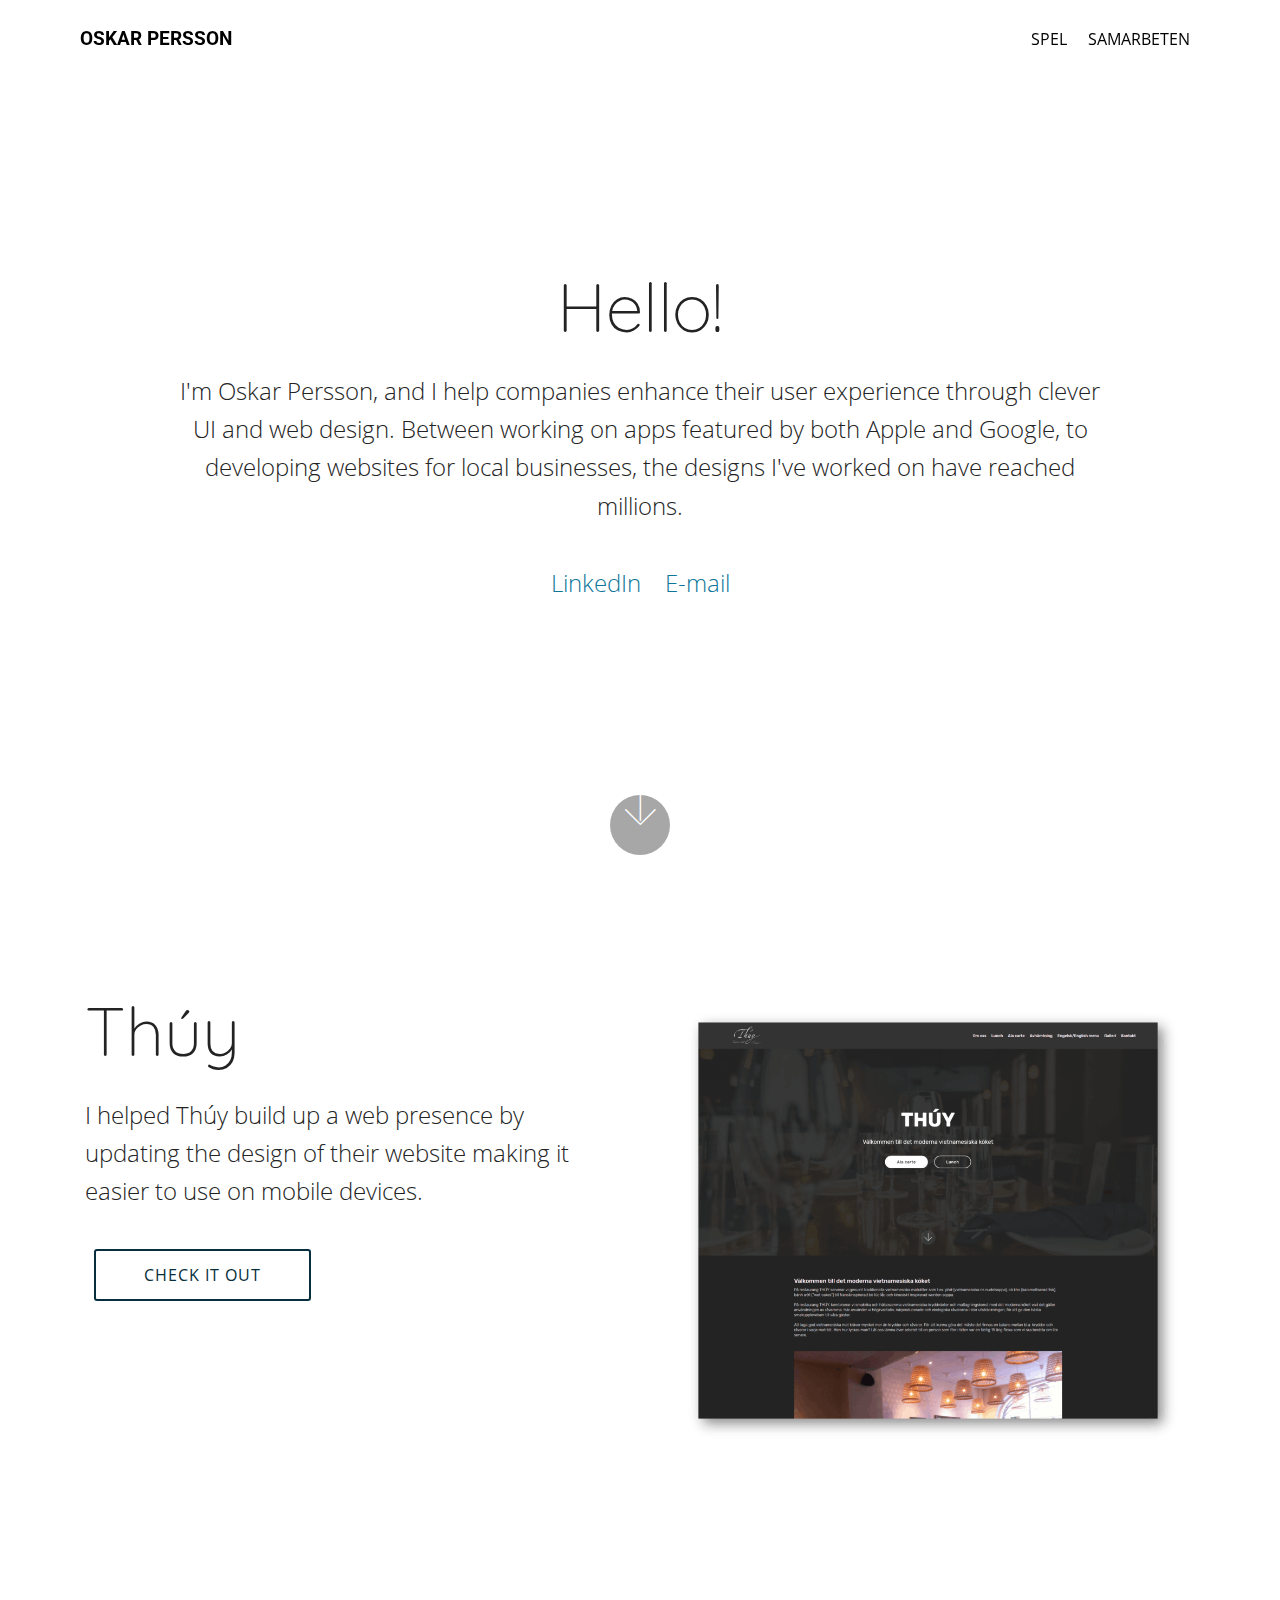
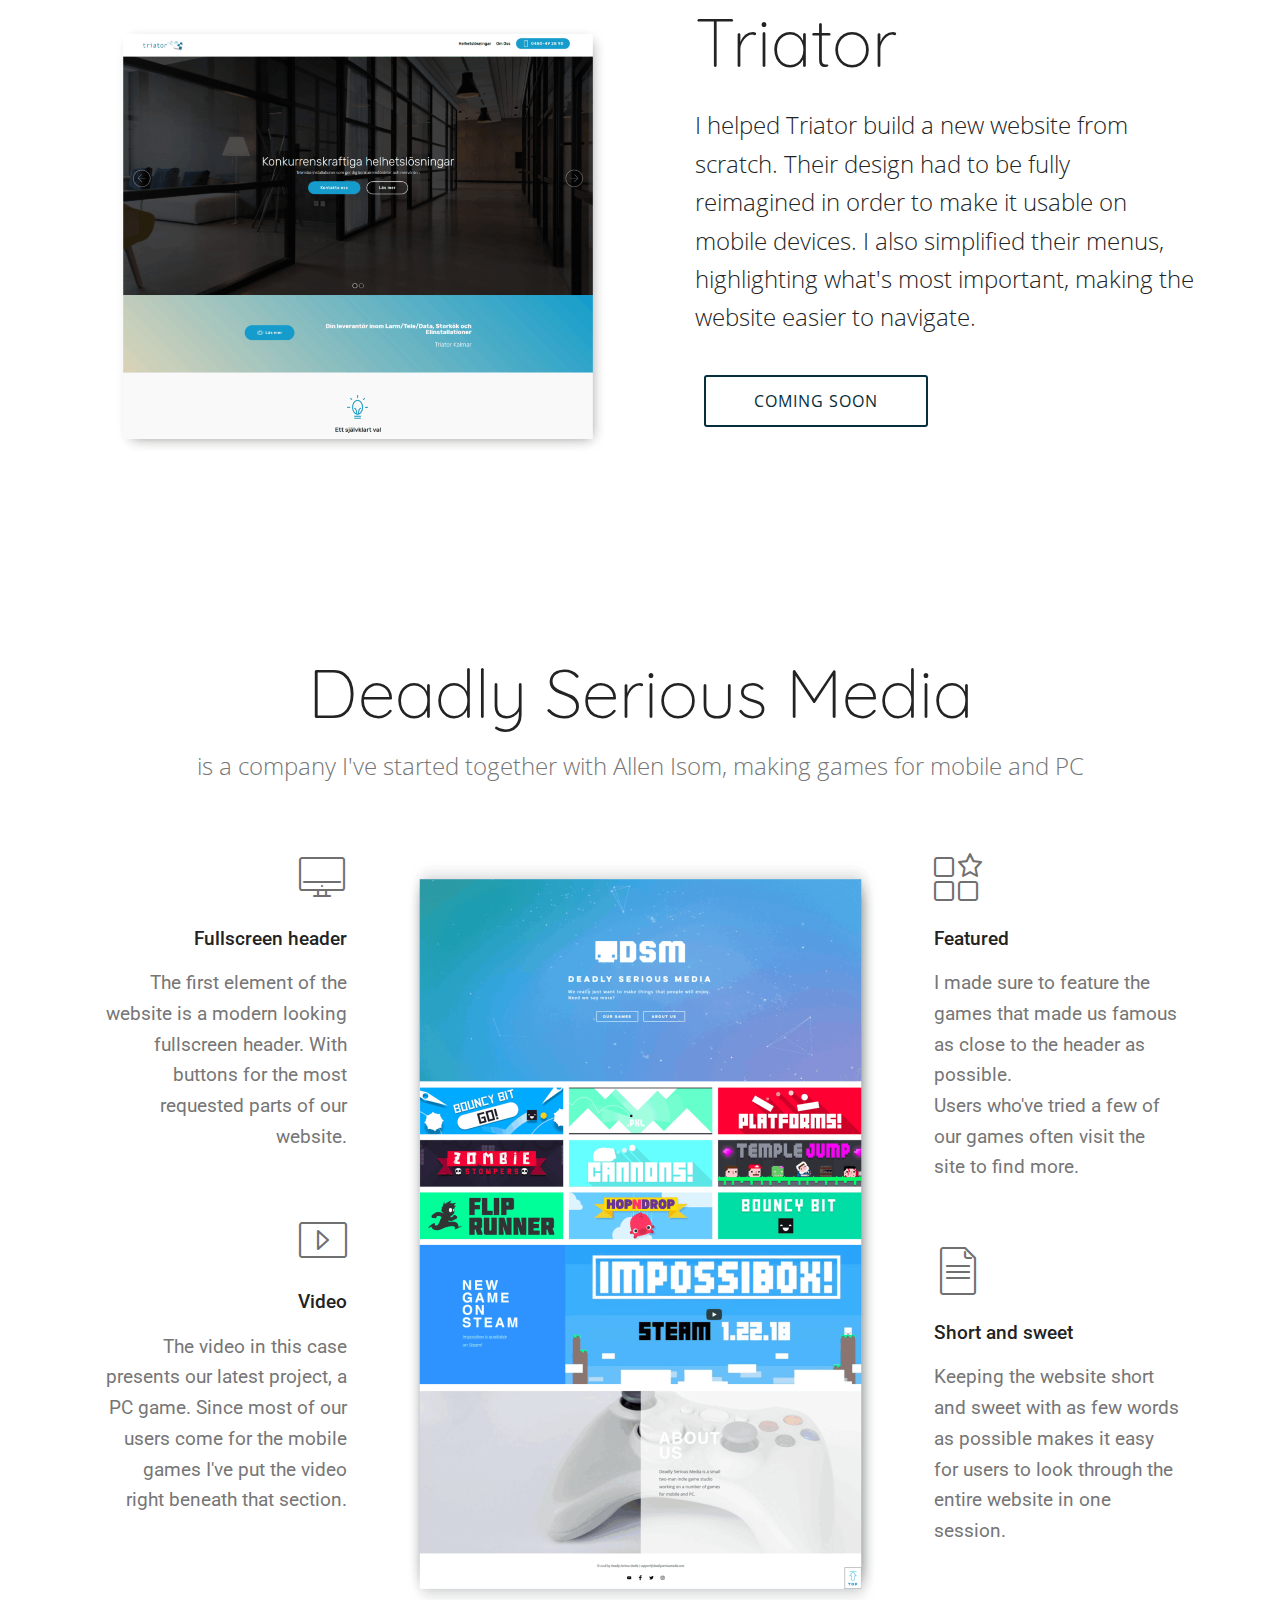
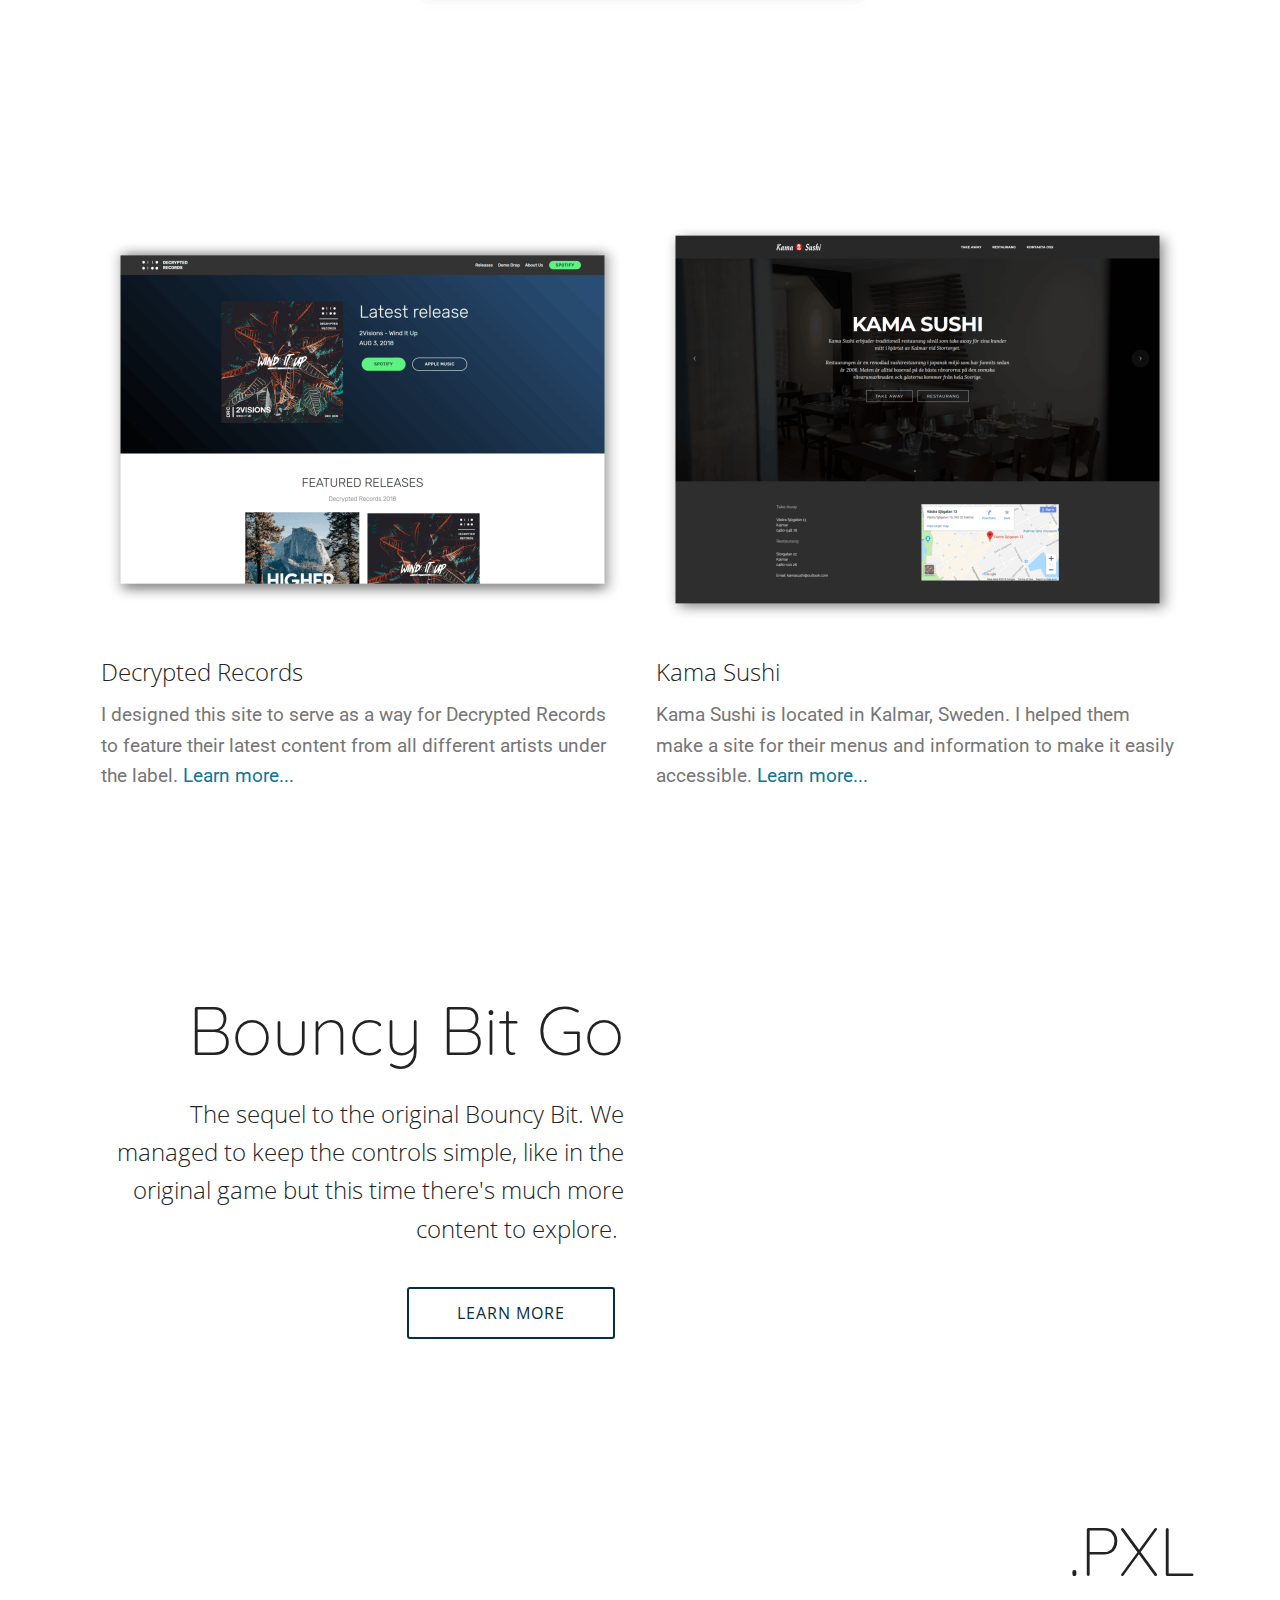
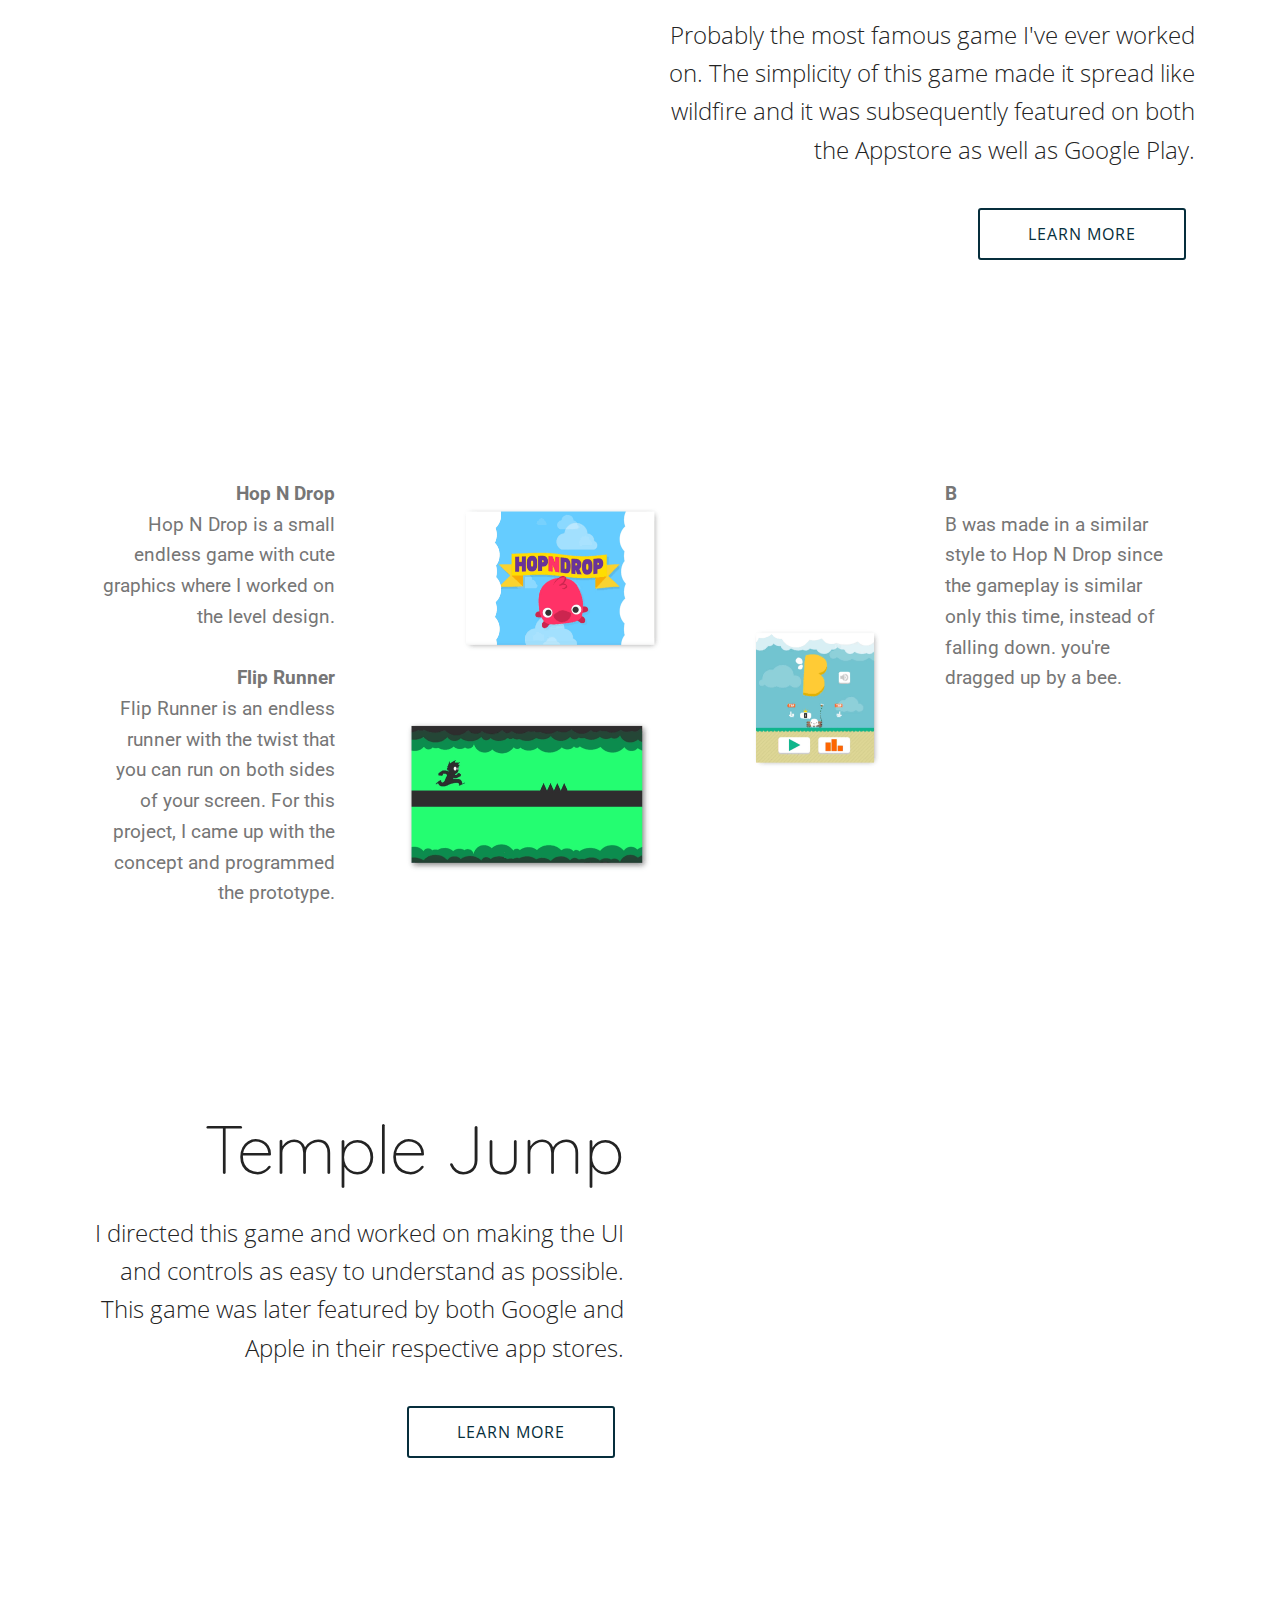
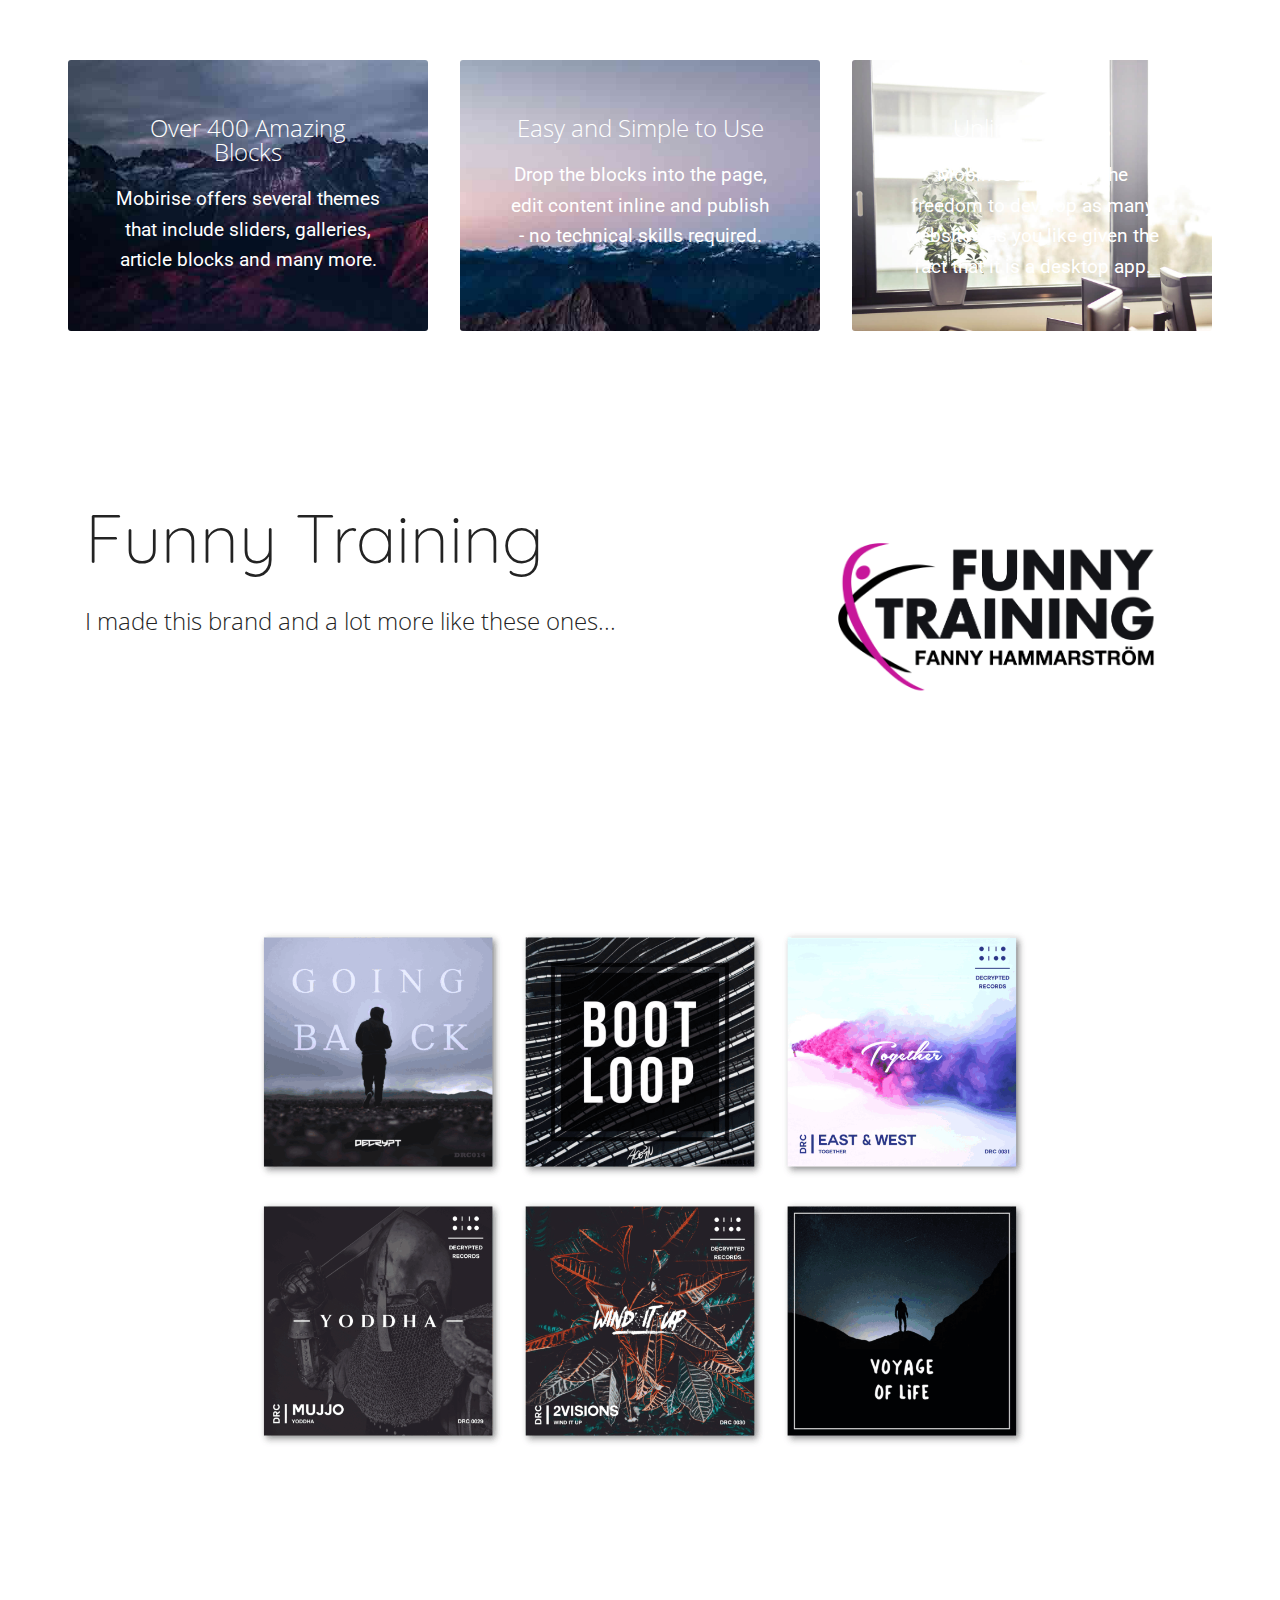
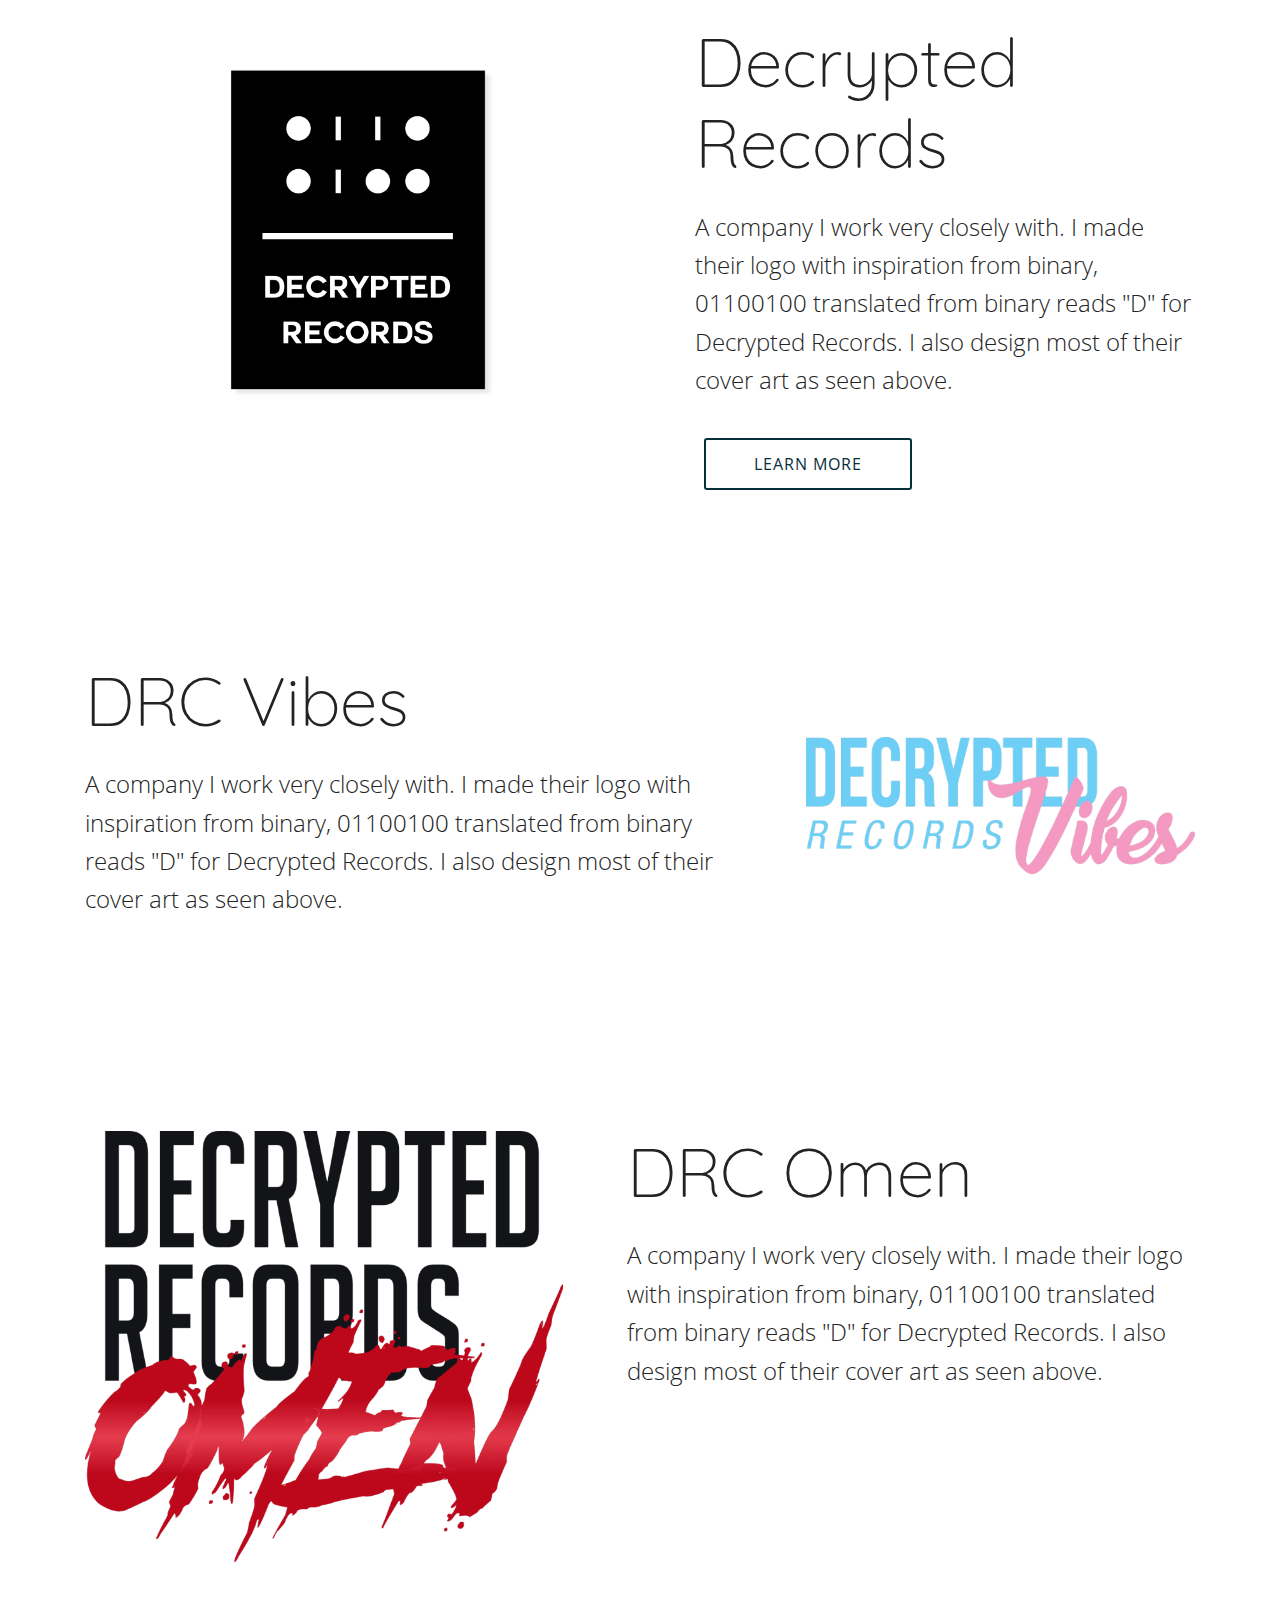
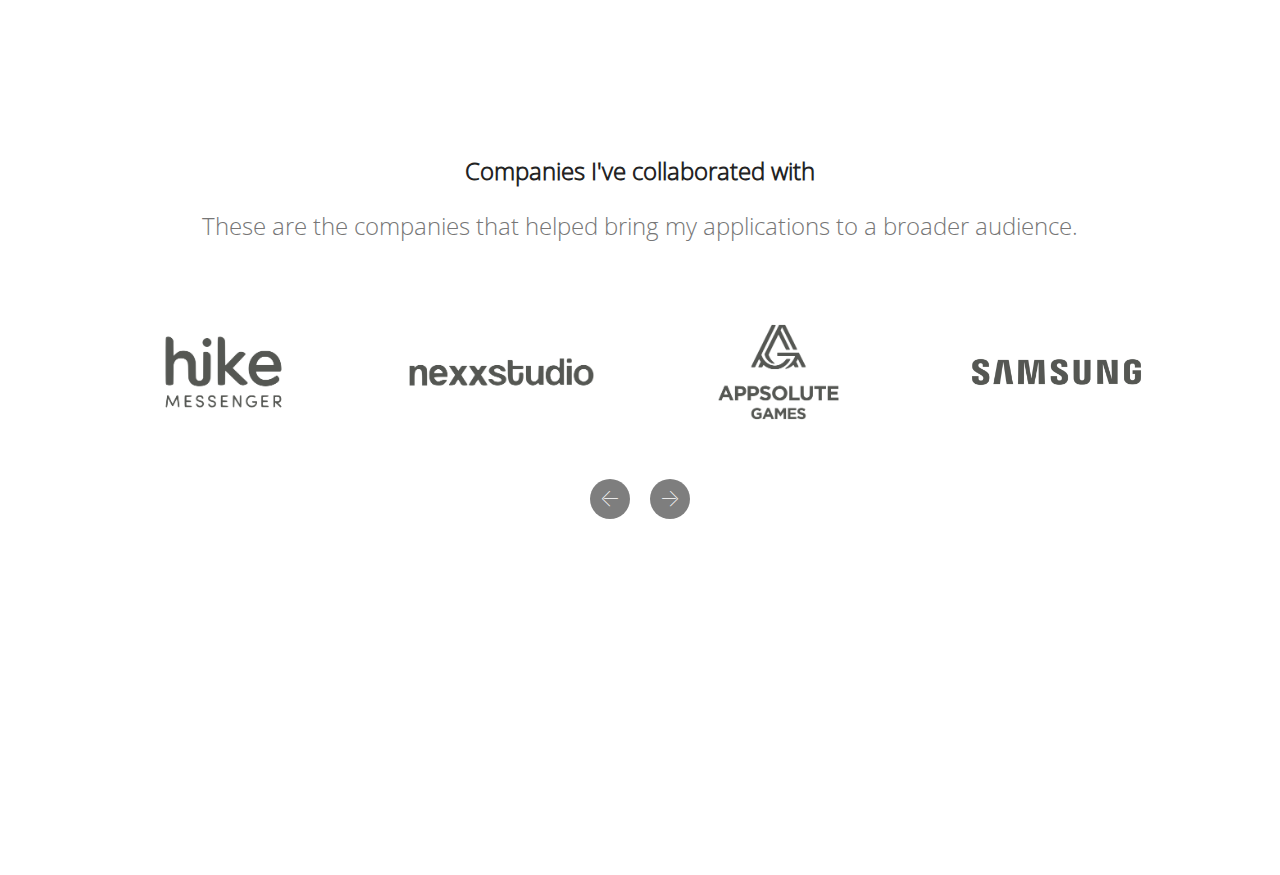
<file: page1.html>
<!DOCTYPE html>
<html  >
<head>
  <!-- Site made with Mobirise Website Builder v4.9.7, https://mobirise.com -->
  <meta charset="UTF-8">
  <meta http-equiv="X-UA-Compatible" content="IE=edge">
  <meta name="generator" content="Mobirise v4.9.7, mobirise.com">
  <meta name="viewport" content="width=device-width, initial-scale=1, minimum-scale=1">
  <link rel="shortcut icon" href="assets/images/op-128x128.png" type="image/x-icon">
  <meta name="description" content="">
  
  <title>english</title>
  <link rel="stylesheet" href="assets/web/assets/mobirise-icons/mobirise-icons.css">
  <link rel="stylesheet" href="assets/tether/tether.min.css">
  <link rel="stylesheet" href="assets/bootstrap/css/bootstrap.min.css">
  <link rel="stylesheet" href="assets/bootstrap/css/bootstrap-grid.min.css">
  <link rel="stylesheet" href="assets/bootstrap/css/bootstrap-reboot.min.css">
  <link rel="stylesheet" href="assets/socicon/css/styles.css">
  <link rel="stylesheet" href="assets/dropdown/css/style.css">
  <link rel="stylesheet" href="assets/theme/css/style.css">
  <link href="assets/fonts/style.css" rel="stylesheet">
  <link rel="stylesheet" href="assets/mobirise/css/mbr-additional.css" type="text/css">
  
  
  
</head>
<body>
  <section class="menu cid-r7cb2AIEs6" once="menu" id="menu2-11">

    

    <nav class="navbar navbar-expand beta-menu navbar-dropdown align-items-center navbar-fixed-top navbar-toggleable-sm bg-color transparent">
        <button class="navbar-toggler navbar-toggler-right" type="button" data-toggle="collapse" data-target="#navbarSupportedContent" aria-controls="navbarSupportedContent" aria-expanded="false" aria-label="Toggle navigation">
            <div class="hamburger">
                <span></span>
                <span></span>
                <span></span>
                <span></span>
            </div>
        </button>
        <div class="menu-logo">
            <div class="navbar-brand">
                
                <span class="navbar-caption-wrap"><a class="navbar-caption text-black display-7" href="#top">
                        OSKAR PERSSON</a></span>
            </div>
        </div>
        <div class="collapse navbar-collapse" id="navbarSupportedContent">
            <ul class="navbar-nav nav-dropdown nav-right" data-app-modern-menu="true"><li class="nav-item">
                    <a class="nav-link link text-black display-4" href="index.html#header4-23">SPEL</a>
                </li><li class="nav-item"><a class="nav-link link text-black display-4" href="index.html#header3-1s">SAMARBETEN</a></li></ul>
            
        </div>
    </nav>
</section>

<section class="engine"><a href="https://mobirise.info/m">site design templates</a></section><section class="cid-r7cb2BOICY mbr-fullscreen" id="header2-12">

    

    

    <div class="container align-center">
        <div class="row justify-content-md-center">
            <div class="mbr-white col-md-10">
                <h1 class="mbr-section-title mbr-bold pb-3 mbr-fonts-style display-1"><span style="font-weight: normal;">
                    Hello!</span></h1>
                
                <p class="mbr-text pb-3 mbr-fonts-style display-5">
                    I'm Oskar Persson, and I help companies enhance their user experience through clever UI and web design. Between working on apps featured by both Apple and Google, to developing websites for local businesses, the designs I've worked on have reached millions.<br><br><a href="https://www.linkedin.com/in/oskar-persson-108107139/" target="_blank">LinkedIn&nbsp;</a>&nbsp; &nbsp;<a href="mailto:oskar.deadlyseriousmedia@gmail.com">E-mail</a></p>
                
            </div>
        </div>
    </div>
    <div class="mbr-arrow hidden-sm-down" aria-hidden="true">
        <a href="#next">
            <i class="mbri-down mbr-iconfont"></i>
        </a>
    </div>
</section>

<section class="header3 cid-r7cb2Cvu9A" id="header3-13">

    

    

    <div class="container">
        <div class="media-container-row">
            <div class="mbr-figure" style="width: 110%;">
                <img src="assets/images/thuywebsite-986x851.png" alt="Mobirise" title="">
            </div>

            <div class="media-content">
                <h1 class="mbr-section-title mbr-white pb-3 mbr-fonts-style display-1">
                    Thúy</h1>
                
                <div class="mbr-section-text mbr-white pb-3 ">
                    <p class="mbr-text mbr-fonts-style display-5">I helped Thúy build up a web presence by updating the design of their website making it easier to use on mobile devices.</p>
                </div>
                <div class="mbr-section-btn"><a class="btn btn-md btn-primary-outline display-4" href="http://thuy.se/" target="_blank">CHECK IT OUT</a></div>
            </div>
        </div>
    </div>

</section>

<section class="header3 cid-r7cb2Dmx1D" id="header3-14">

    

    

    <div class="container">
        <div class="media-container-row">
            <div class="mbr-figure" style="width: 115%;">
                <img src="assets/images/triator-1068x922.png" alt="Mobirise" title="">
            </div>

            <div class="media-content">
                <h1 class="mbr-section-title mbr-white pb-3 mbr-fonts-style display-1">
                    Triator</h1>
                
                <div class="mbr-section-text mbr-white pb-3 ">
                    <p class="mbr-text mbr-fonts-style display-5">I helped Triator build a new website from scratch. Their design had to be fully reimagined in order to make it usable on mobile devices. I also simplified their menus, highlighting what's most important, making the website easier to navigate.</p>
                </div>
                <div class="mbr-section-btn"><a class="btn btn-md btn-primary-outline display-4" href="index.html#header3-2">COMING SOON</a></div>
            </div>
        </div>
    </div>

</section>

<section class="features12 cid-r7cb2DVxpF" id="features12-15">
    
    

    

    <div class="container">
        <h2 class="mbr-section-title pb-2 mbr-fonts-style display-1">
            Deadly Serious Media</h2>
        <h3 class="mbr-section-subtitle pb-3 mbr-fonts-style display-5">is a company I've started together with Allen Isom, making games for mobile and PC</h3>

        <div class="media-container-row pt-5">
            <div class="block-content align-right">
                <div class="card pl-3 pr-3 pb-5">
                    <div class="mbr-card-img-title">
                        <div class="card-img pb-3">
                             <span class="mbr-iconfont mbri-desktop"></span>
                        </div>
                        <div class="mbr-crt-title">
                            <h4 class="card-title py-2 mbr-crt-title mbr-fonts-style display-7">Fullscreen header</h4>
                        </div>
                    </div>                

                    <div class="card-box">
                        <p class="mbr-text mbr-section-text mbr-fonts-style display-7">The first element of the website is a modern looking fullscreen header. With buttons for the most requested parts of our website.</p>
                    </div>
                </div>

                <div class="card pl-3 pr-3 pb-5">
                    <div class="mbr-card-img-title">
                        <div class="card-img pb-3">
                            <span class="mbr-iconfont mbri-video"></span>
                        </div>
                        <div class="mbr-crt-title">
                            <h4 class="card-title py-2 mbr-crt-title mbr-fonts-style display-7">Video</h4>
                        </div>
                    </div>
                    <div class="card-box">
                        <p class="mbr-text mbr-section-text mbr-fonts-style display-7">
                            The video in this case presents our latest project, a PC game. Since most of our users come for the mobile games I've put the video right beneath that section.</p>
                    </div>
                </div>
            </div>

            <div class="mbr-figure" style="width: 50%;">
                <img src="assets/images/dsmwebsite-982x1524.png" alt="Mobirise" title="">
            </div>

            <div class="block-content align-left  ">
                <div class="card pl-3 pr-3 pb-5">
                    <div class="mbr-card-img-title">
                        <div class="card-img pb-3">
                             <span class="mbri-features mbr-iconfont"></span>
                        </div>
                        <div class="mbr-crt-title">
                            <h4 class="card-title py-2 mbr-crt-title mbr-fonts-style display-7">
                                Featured</h4>
                        </div>
                    </div>                

                    <div class="card-box">
                        <p class="mbr-text mbr-section-text mbr-fonts-style display-7">
                            I made sure to feature the games that made us famous as close to the header as possible.<br>Users who've tried a few of our games often visit the site to find more.</p>
                    </div>
                </div>

                <div class="card pl-3 pr-3 pb-5">
                    <div class="mbr-card-img-title">
                        <div class="card-img pb-3">
                            <span class="mbr-iconfont mbri-file"></span>
                        </div>
                        <div class="mbr-crt-title">
                            <h4 class="card-title py-2 mbr-crt-title mbr-fonts-style display-7">Short and sweet</h4>
                        </div>
                    </div>
                    <div class="card-box">
                        <p class="mbr-text mbr-section-text mbr-fonts-style display-7">
                            Keeping the website short and sweet with as few words as possible makes it easy for users to look through the entire website in one session.</p>
                    </div>
                </div>
            </div>
        </div>
    </div>
</section>

<section class="features2 cid-r7cb2EYdy1" id="features2-16">

    

    
    
    <div class="container">
        <div class="media-container-row">
            <div class="card p-3 col-12 col-md-6">
                <div class="card-wrapper">
                    <div class="card-img">
                        <img src="assets/images/decryptedwebsite-1046x834.png" alt="Mobirise" title="">
                    </div>
                    <div class="card-box">
                        <h4 class="card-title pb-3 mbr-fonts-style display-5">
                            Decrypted Records</h4>
                        <p class="mbr-text mbr-fonts-style display-7">I designed this site to serve as a way for Decrypted Records to feature their latest content from all different artists under the label.&nbsp;<a href="http://decryptedrecords.net/" target="_blank">Learn more...</a>
                        </p>
                    </div>
                </div>
            </div>

            <div class="card p-3 col-12 col-md-6">
                <div class="card-wrapper">
                    <div class="card-img">
                        <img src="assets/images/rect1989-1046x834.png" alt="Mobirise" title="">
                    </div>
                    <div class="card-box ">
                        <h4 class="card-title pb-3 mbr-fonts-style display-5">
                            Kama Sushi</h4>
                        <p class="mbr-text mbr-fonts-style display-7">Kama Sushi is located in Kalmar, Sweden. I helped them make a site for their menus and information to make it easily accessible. <a href="http://www.kamasushi.nu/" target="_blank">Learn more...</a>
                        </p>
                    </div>
                </div>
            </div>

            

            
        </div>
    </div>
</section>

<section class="header7 cid-r7cb2FIJrZ" id="header7-17">

    

    

    <div class="container">
        <div class="media-container-row">

            <div class="media-content align-right">
                <h1 class="mbr-section-title mbr-white pb-3 mbr-fonts-style display-1">
                    Bouncy Bit Go</h1>
                <div class="mbr-section-text mbr-white pb-3">
                    <p class="mbr-text mbr-fonts-style display-5">
                        The sequel to the original Bouncy Bit. We managed to keep the controls simple, like in the original game but this time there's much more content to explore.&nbsp;</p>
                </div>
                <div class="mbr-section-btn"><a class="btn btn-md btn-primary-outline display-4" href="https://www.deadlyseriousmediagames.com/" target="_blank">LEARN MORE</a></div>
            </div>

            <div class="mbr-figure" style="width: 100%;"><iframe class="mbr-embedded-video" src="https://www.youtube.com/embed/UpRBDjG74u8?rel=0&amp;amp;showinfo=0&amp;autoplay=0&amp;loop=0" width="1280" height="720" frameborder="0" allowfullscreen></iframe></div>

        </div>
    </div>
</section>

<section class="header7 cid-r7cb2GnR1T" id="header7-18">

    

    

    <div class="container">
        <div class="media-container-row">

            <div class="media-content align-right">
                <h1 class="mbr-section-title mbr-white pb-3 mbr-fonts-style display-1">
                    .PXL</h1>
                <div class="mbr-section-text mbr-white pb-3">
                    <p class="mbr-text mbr-fonts-style display-5">
                        Probably the most famous game I've ever worked on. The simplicity of this game made it spread like wildfire and it was subsequently featured on both the Appstore as well as Google Play.</p>
                </div>
                <div class="mbr-section-btn"><a class="btn btn-md btn-primary-outline display-4" href="https://www.deadlyseriousmediagames.com/" target="_blank">LEARN MORE</a></div>
            </div>

            <div class="mbr-figure" style="width: 100%;"><iframe class="mbr-embedded-video" src="https://www.youtube.com/embed/sYBycag_9IY?rel=0&amp;amp;showinfo=0&amp;autoplay=0&amp;loop=0" width="1280" height="720" frameborder="0" allowfullscreen></iframe></div>

        </div>
    </div>
</section>

<section class="features12 cid-r7cb2H6ORu" id="features12-19">
    
    

    

    <div class="container">
        
        

        <div class="media-container-row pt-5">
            <div class="block-content align-right">
                <div class="card pl-3 pr-3 pb-5">
                    <div class="mbr-card-img-title">
                        
                        <div class="mbr-crt-title">
                            
                        </div>
                    </div>                

                    <div class="card-box">
                        <p class="mbr-text mbr-section-text mbr-fonts-style display-7"><strong>
                            Hop N Drop</strong><br>Hop N Drop is a small endless game with cute graphics where I worked on the level design.<br><br><strong>Flip Runner</strong><br>Flip Runner is an endless runner with the twist that you can run on both sides of your screen. For this project, I came up with the concept and programmed the prototype.</p>
                    </div>
                </div>

                
            </div>

            <div class="mbr-figure" style="width: 52%;">
                <img src="assets/images/rect9731-1026x836.png" alt="Mobirise" title="">
            </div>

            <div class="block-content align-left  ">
                <div class="card pl-3 pr-3 pb-5">
                    <div class="mbr-card-img-title">
                        
                        <div class="mbr-crt-title">
                            
                        </div>
                    </div>                

                    <div class="card-box">
                        <p class="mbr-text mbr-section-text mbr-fonts-style display-7"><strong>
                            B</strong><br>B was made in a similar style to Hop N Drop since the gameplay is similar only this time, instead of falling down. you're dragged up by a bee.
                        </p>
                    </div>
                </div>

                
            </div>
        </div>
    </div>
</section>

<section class="header7 cid-r7cb2IbmCD" id="header7-1a">

    

    

    <div class="container">
        <div class="media-container-row">

            <div class="media-content align-right">
                <h1 class="mbr-section-title mbr-white pb-3 mbr-fonts-style display-1">
                    Temple Jump</h1>
                <div class="mbr-section-text mbr-white pb-3">
                    <p class="mbr-text mbr-fonts-style display-5">I directed this game and worked on making the UI and controls as easy to understand as possible. This game was later featured by both Google and Apple in their respective app stores.</p>
                </div>
                <div class="mbr-section-btn"><a class="btn btn-md btn-primary-outline display-4" href="https://www.deadlyseriousmediagames.com/" target="_blank">LEARN MORE</a></div>
            </div>

            <div class="mbr-figure" style="width: 100%;"><iframe class="mbr-embedded-video" src="https://www.youtube.com/embed/oFpmSxG9dKI?rel=0&amp;amp;showinfo=0&amp;autoplay=0&amp;loop=0" width="1280" height="720" frameborder="0" allowfullscreen></iframe></div>

        </div>
    </div>
</section>

<section class="features13 cid-r7cb2IOnbH" id="features13-1b">

    

    
    <div class="container">
        

        <div class="media-container-row container">
            <div class="card col-12 col-md-6 p-5 m-3 align-center col-lg-4">
                <div class="card-img">
                    <img src="assets/images/jumbotron.jpg" alt="Mobirise">
                </div>
                <h4 class="card-title py-2 mbr-fonts-style display-5">
                    Over 400 Amazing Blocks
                </h4>
                <p class="mbr-text mbr-fonts-style display-7">
                    Mobirise offers several themes that include sliders, galleries, article blocks and many more.
                </p>
            </div>
            <div class="card col-12 col-md-6 p-5 m-3 align-center col-lg-4">
                <div class="card-img">
                    <img src="assets/images/jumbotron2.jpg" alt="Mobirise">
                </div>
                <h4 class="card-title py-2 mbr-fonts-style display-5">
                    Easy and Simple to Use
                </h4>
                <p class="mbr-text mbr-fonts-style display-7">
                    Drop the blocks into the page, edit content inline and publish - no technical skills required.
                </p>
            </div>
            <div class="card col-12 col-md-6 p-5 m-3 align-center col-lg-4">
                <div class="card-img">
                    <img src="assets/images/background5.jpg" alt="Mobirise">
                </div>
                <h4 class="card-title py-2 mbr-fonts-style display-5">
                    Unlimited Sites
                </h4>
                <p class="mbr-text mbr-fonts-style display-7">
                    Mobirise gives you the freedom to develop as many websites as you like given the fact that it is a desktop app.
                </p>
            </div>    
        </div>
</div></section>

<section class="header3 cid-r7cb2JvkbH" id="header3-1c">

    

    

    <div class="container">
        <div class="media-container-row">
            <div class="mbr-figure" style="width: 60%;">
                <img src="assets/images/image4942-797x488.png" alt="Mobirise" title="">
            </div>

            <div class="media-content">
                <h1 class="mbr-section-title mbr-white pb-3 mbr-fonts-style display-1">
                    Funny Training</h1>
                
                <div class="mbr-section-text mbr-white pb-3 ">
                    <p class="mbr-text mbr-fonts-style display-5">I made this brand and a lot more like these ones...</p>
                </div>
                
            </div>
        </div>
    </div>

</section>

<section class="cid-r7cb2KfUDS" id="image1-1d">

    

    <figure class="mbr-figure container">
            <div class="image-block" style="width: 75%;">
                <img src="assets/images/rect9733-1466x1001.png" width="1400" alt="Mobirise" title="">
                
            </div>
    </figure>
</section>

<section class="header3 cid-r7cb2KS7ah" id="header3-1e">

    

    

    <div class="container">
        <div class="media-container-row">
            <div class="mbr-figure" style="width: 115%;">
                <img src="assets/images/rect14645-899x830.png" alt="Mobirise" title="">
            </div>

            <div class="media-content">
                <h1 class="mbr-section-title mbr-white pb-3 mbr-fonts-style display-1">
                    Decrypted Records</h1>
                
                <div class="mbr-section-text mbr-white pb-3 ">
                    <p class="mbr-text mbr-fonts-style display-5">A company I work very closely with. I made their logo with inspiration from binary, 01100100 translated from binary reads "D" for Decrypted Records. I also design most of their cover art as seen above.</p>
                </div>
                <div class="mbr-section-btn"><a class="btn btn-md btn-primary-outline display-4" href="http://decryptedrecords.net/" target="_blank">LEARN MORE</a></div>
            </div>
        </div>
    </div>

</section>

<section class="header3 cid-r7cb2LxyTb" id="header3-1f">

    

    

    <div class="container">
        <div class="media-container-row">
            <div class="mbr-figure" style="width: 65%;">
                <img src="assets/images/path5349-1092x384.png" alt="Mobirise" title="">
            </div>

            <div class="media-content">
                <h1 class="mbr-section-title mbr-white pb-3 mbr-fonts-style display-1">
                    DRC Vibes</h1>
                
                <div class="mbr-section-text mbr-white pb-3 ">
                    <p class="mbr-text mbr-fonts-style display-5">A company I work very closely with. I made their logo with inspiration from binary, 01100100 translated from binary reads "D" for Decrypted Records. I also design most of their cover art as seen above.</p>
                </div>
                
            </div>
        </div>
    </div>

</section>

<section class="header3 cid-r7cb2Mda92" id="header3-1g">

    

    

    <div class="container">
        <div class="media-container-row">
            <div class="mbr-figure" style="width: 90%;">
                <img src="assets/images/path5176-751x677.png" alt="Mobirise" title="">
            </div>

            <div class="media-content">
                <h1 class="mbr-section-title mbr-white pb-3 mbr-fonts-style display-1">
                    DRC Omen</h1>
                
                <div class="mbr-section-text mbr-white pb-3 ">
                    <p class="mbr-text mbr-fonts-style display-5">A company I work very closely with. I made their logo with inspiration from binary, 01100100 translated from binary reads "D" for Decrypted Records. I also design most of their cover art as seen above.</p>
                </div>
                
            </div>
        </div>
    </div>

</section>

<section class="clients cid-r7cb2N0cYB" id="clients-1h">
      

    
        <div class="container mb-5">
            <div class="media-container-row">
                <div class="col-12 align-center">
                    <h2 class="mbr-section-title pb-3 mbr-fonts-style display-5"><strong>Companies I've collaborated with</strong></h2>
                    <h3 class="mbr-section-subtitle mbr-light mbr-fonts-style display-5">These are the companies that helped bring&nbsp;my applications to a broader audience.<br></h3>
                </div>
            </div>
        </div>

    <div class="container">
        <div class="carousel slide" data-ride="carousel" role="listbox">
            <div class="carousel-inner" data-visible="4">
                
                
                
                
                
            <div class="carousel-item ">
                    <div class="media-container-row">
                        <div class="col-md-12">
                            <div class="wrap-img ">
                                <img src="assets/images/icon2-1037x730.png" class="img-responsive clients-img" alt="" title="">
                            </div>
                        </div>
                    </div>
                </div><div class="carousel-item ">
                    <div class="media-container-row">
                        <div class="col-md-12">
                            <div class="wrap-img ">
                                <img src="assets/images/icon3-1037x730.png" class="img-responsive clients-img" alt="" title="">
                            </div>
                        </div>
                    </div>
                </div><div class="carousel-item ">
                    <div class="media-container-row">
                        <div class="col-md-12">
                            <div class="wrap-img ">
                                <img src="assets/images/icon4-1037x730.png" class="img-responsive clients-img" alt="" title="">
                            </div>
                        </div>
                    </div>
                </div><div class="carousel-item ">
                    <div class="media-container-row">
                        <div class="col-md-12">
                            <div class="wrap-img ">
                                <img src="assets/images/icon1-380x268.png" class="img-responsive clients-img" alt="" title="">
                            </div>
                        </div>
                    </div>
                </div></div>
            <div class="carousel-controls">
                <a data-app-prevent-settings="" class="carousel-control carousel-control-prev" role="button" data-slide="prev">
                    <span aria-hidden="true" class="mbri-left mbr-iconfont"></span>
                    <span class="sr-only">Previous</span>
                </a>
                <a data-app-prevent-settings="" class="carousel-control carousel-control-next" role="button" data-slide="next">
                    <span aria-hidden="true" class="mbri-right mbr-iconfont"></span>
                    <span class="sr-only">Next</span>
                </a>
            </div>
        </div>
    </div>
</section>

<section class="cid-r7cb2NZA73 mbr-reveal" id="footer5-1i">

    

    

    <div class="container">
        <div class="media-container-row">
            <div class="col-md-3">
                <div class="media-wrap">
                    <a href="index.html">
                       <img src="assets/images/op2-192x192.png" alt="Mobirise" title="">
                    </a>
                </div>
            </div>
            <div class="col-md-9">
                <p class="mbr-text align-right links mbr-fonts-style display-7">&nbsp; <a href="https://www.linkedin.com/in/oskar-persson-108107139/" target="_blank">LINKEDIN</a> &nbsp; &nbsp; &nbsp; &nbsp;<a href="mailto:oskar.deadlyseriousmedia@gmail.com" class="text-primary">CONTACT</a>
                </p>
            </div>
        </div>
        <div class="footer-lower">
            <div class="media-container-row">
                <div class="col-md-12">
                    <hr>
                </div>
            </div>
            <div class="media-container-row mbr-white">
                <div class="col-md-6 copyright">
                    <p class="mbr-text mbr-fonts-style display-7">
                        © Copyright 2018 Oskar Persson - All Rights Reserved
                    </p>
                </div>
                <div class="col-md-6">
                    
                </div>
            </div>
        </div>
    </div>
</section>


  <script src="assets/web/assets/jquery/jquery.min.js"></script>
  <script src="assets/popper/popper.min.js"></script>
  <script src="assets/tether/tether.min.js"></script>
  <script src="assets/bootstrap/js/bootstrap.min.js"></script>
  <script src="assets/smoothscroll/smooth-scroll.js"></script>
  <script src="assets/touchswipe/jquery.touch-swipe.min.js"></script>
  <script src="assets/bootstrapcarouselswipe/bootstrap-carousel-swipe.js"></script>
  <script src="assets/mbr-clients-slider/mbr-clients-slider.js"></script>
  <script src="assets/dropdown/js/script.min.js"></script>
  <script src="assets/theme/js/script.js"></script>
  
  
</body>
</html>
</file>
<file: assets/web/assets/mobirise-icons/mobirise-icons.css>
@font-face {
  font-family: 'MobiriseIcons';
  src:  url('mobirise-icons.eot?spat4u');
  src:  url('mobirise-icons.eot?spat4u#iefix') format('embedded-opentype'),
    url('mobirise-icons.ttf?spat4u') format('truetype'),
    url('mobirise-icons.woff?spat4u') format('woff'),
    url('mobirise-icons.svg?spat4u#MobiriseIcons') format('svg');
  font-weight: normal;
  font-style: normal;
}

[class^="mbri-"], [class*=" mbri-"] {
  /* use !important to prevent issues with browser extensions that change fonts */
  font-family: MobiriseIcons !important;
  speak: none;
  font-style: normal;
  font-weight: normal;
  font-variant: normal;
  text-transform: none;
  line-height: 1;

  /* Better Font Rendering =========== */
  -webkit-font-smoothing: antialiased;
  -moz-osx-font-smoothing: grayscale;
}

.mbri-add-submenu:before {
  content: "\e900";
}
.mbri-alert:before {
  content: "\e901";
}
.mbri-align-center:before {
  content: "\e902";
}
.mbri-align-justify:before {
  content: "\e903";
}
.mbri-align-left:before {
  content: "\e904";
}
.mbri-align-right:before {
  content: "\e905";
}
.mbri-android:before {
  content: "\e906";
}
.mbri-apple:before {
  content: "\e907";
}
.mbri-arrow-down:before {
  content: "\e908";
}
.mbri-arrow-next:before {
  content: "\e909";
}
.mbri-arrow-prev:before {
  content: "\e90a";
}
.mbri-arrow-up:before {
  content: "\e90b";
}
.mbri-bold:before {
  content: "\e90c";
}
.mbri-bookmark:before {
  content: "\e90d";
}
.mbri-bootstrap:before {
  content: "\e90e";
}
.mbri-briefcase:before {
  content: "\e90f";
}
.mbri-browse:before {
  content: "\e910";
}
.mbri-bulleted-list:before {
  content: "\e911";
}
.mbri-calendar:before {
  content: "\e912";
}
.mbri-camera:before {
  content: "\e913";
}
.mbri-cart-add:before {
  content: "\e914";
}
.mbri-cart-full:before {
  content: "\e915";
}
.mbri-cash:before {
  content: "\e916";
}
.mbri-change-style:before {
  content: "\e917";
}
.mbri-chat:before {
  content: "\e918";
}
.mbri-clock:before {
  content: "\e919";
}
.mbri-close:before {
  content: "\e91a";
}
.mbri-cloud:before {
  content: "\e91b";
}
.mbri-code:before {
  content: "\e91c";
}
.mbri-contact-form:before {
  content: "\e91d";
}
.mbri-credit-card:before {
  content: "\e91e";
}
.mbri-cursor-click:before {
  content: "\e91f";
}
.mbri-cust-feedback:before {
  content: "\e920";
}
.mbri-database:before {
  content: "\e921";
}
.mbri-delivery:before {
  content: "\e922";
}
.mbri-desktop:before {
  content: "\e923";
}
.mbri-devices:before {
  content: "\e924";
}
.mbri-down:before {
  content: "\e925";
}
.mbri-download:before {
  content: "\e989";
}
.mbri-drag-n-drop:before {
  content: "\e927";
}
.mbri-drag-n-drop2:before {
  content: "\e928";
}
.mbri-edit:before {
  content: "\e929";
}
.mbri-edit2:before {
  content: "\e92a";
}
.mbri-error:before {
  content: "\e92b";
}
.mbri-extension:before {
  content: "\e92c";
}
.mbri-features:before {
  content: "\e92d";
}
.mbri-file:before {
  content: "\e92e";
}
.mbri-flag:before {
  content: "\e92f";
}
.mbri-folder:before {
  content: "\e930";
}
.mbri-gift:before {
  content: "\e931";
}
.mbri-github:before {
  content: "\e932";
}
.mbri-globe:before {
  content: "\e933";
}
.mbri-globe-2:before {
  content: "\e934";
}
.mbri-growing-chart:before {
  content: "\e935";
}
.mbri-hearth:before {
  content: "\e936";
}
.mbri-help:before {
  content: "\e937";
}
.mbri-home:before {
  content: "\e938";
}
.mbri-hot-cup:before {
  content: "\e939";
}
.mbri-idea:before {
  content: "\e93a";
}
.mbri-image-gallery:before {
  content: "\e93b";
}
.mbri-image-slider:before {
  content: "\e93c";
}
.mbri-info:before {
  content: "\e93d";
}
.mbri-italic:before {
  content: "\e93e";
}
.mbri-key:before {
  content: "\e93f";
}
.mbri-laptop:before {
  content: "\e940";
}
.mbri-layers:before {
  content: "\e941";
}
.mbri-left-right:before {
  content: "\e942";
}
.mbri-left:before {
  content: "\e943";
}
.mbri-letter:before {
  content: "\e944";
}
.mbri-like:before {
  content: "\e945";
}
.mbri-link:before {
  content: "\e946";
}
.mbri-lock:before {
  content: "\e947";
}
.mbri-login:before {
  content: "\e948";
}
.mbri-logout:before {
  content: "\e949";
}
.mbri-magic-stick:before {
  content: "\e94a";
}
.mbri-map-pin:before {
  content: "\e94b";
}
.mbri-menu:before {
  content: "\e94c";
}
.mbri-mobile:before {
  content: "\e94d";
}
.mbri-mobile2:before {
  content: "\e94e";
}
.mbri-mobirise:before {
  content: "\e94f";
}
.mbri-more-horizontal:before {
  content: "\e950";
}
.mbri-more-vertical:before {
  content: "\e951";
}
.mbri-music:before {
  content: "\e952";
}
.mbri-new-file:before {
  content: "\e953";
}
.mbri-numbered-list:before {
  content: "\e954";
}
.mbri-opened-folder:before {
  content: "\e955";
}
.mbri-pages:before {
  content: "\e956";
}
.mbri-paper-plane:before {
  content: "\e957";
}
.mbri-paperclip:before {
  content: "\e958";
}
.mbri-photo:before {
  content: "\e959";
}
.mbri-photos:before {
  content: "\e95a";
}
.mbri-pin:before {
  content: "\e95b";
}
.mbri-play:before {
  content: "\e95c";
}
.mbri-plus:before {
  content: "\e95d";
}
.mbri-preview:before {
  content: "\e95e";
}
.mbri-print:before {
  content: "\e95f";
}
.mbri-protect:before {
  content: "\e960";
}
.mbri-question:before {
  content: "\e961";
}
.mbri-quote-left:before {
  content: "\e962";
}
.mbri-quote-right:before {
  content: "\e963";
}
.mbri-refresh:before {
  content: "\e964";
}
.mbri-responsive:before {
  content: "\e965";
}
.mbri-right:before {
  content: "\e966";
}
.mbri-rocket:before {
  content: "\e967";
}
.mbri-sad-face:before {
  content: "\e968";
}
.mbri-sale:before {
  content: "\e969";
}
.mbri-save:before {
  content: "\e96a";
}
.mbri-search:before {
  content: "\e96b";
}
.mbri-setting:before {
  content: "\e96c";
}
.mbri-setting2:before {
  content: "\e96d";
}
.mbri-setting3:before {
  content: "\e96e";
}
.mbri-share:before {
  content: "\e96f";
}
.mbri-shopping-bag:before {
  content: "\e970";
}
.mbri-shopping-basket:before {
  content: "\e971";
}
.mbri-shopping-cart:before {
  content: "\e972";
}
.mbri-sites:before {
  content: "\e973";
}
.mbri-smile-face:before {
  content: "\e974";
}
.mbri-speed:before {
  content: "\e975";
}
.mbri-star:before {
  content: "\e976";
}
.mbri-success:before {
  content: "\e977";
}
.mbri-sun:before {
  content: "\e978";
}
.mbri-sun2:before {
  content: "\e979";
}
.mbri-tablet:before {
  content: "\e97a";
}
.mbri-tablet-vertical:before {
  content: "\e97b";
}
.mbri-target:before {
  content: "\e97c";
}
.mbri-timer:before {
  content: "\e97d";
}
.mbri-to-ftp:before {
  content: "\e97e";
}
.mbri-to-local-drive:before {
  content: "\e97f";
}
.mbri-touch-swipe:before {
  content: "\e980";
}
.mbri-touch:before {
  content: "\e981";
}
.mbri-trash:before {
  content: "\e982";
}
.mbri-underline:before {
  content: "\e983";
}
.mbri-unlink:before {
  content: "\e984";
}
.mbri-unlock:before {
  content: "\e985";
}
.mbri-up-down:before {
  content: "\e986";
}
.mbri-up:before {
  content: "\e987";
}
.mbri-update:before {
  content: "\e988";
}
.mbri-upload:before {
 content: "\e926"; 
}
.mbri-user:before {
  content: "\e98a";
}
.mbri-user2:before {
  content: "\e98b";
}
.mbri-users:before {
  content: "\e98c";
}
.mbri-video:before {
  content: "\e98d";
}
.mbri-video-play:before {
  content: "\e98e";
}
.mbri-watch:before {
  content: "\e98f";
}
.mbri-website-theme:before {
  content: "\e990";
}
.mbri-wifi:before {
  content: "\e991";
}
.mbri-windows:before {
  content: "\e992";
}
.mbri-zoom-out:before {
  content: "\e993";
}
.mbri-redo:before {
  content: "\e994";
}
.mbri-undo:before {
  content: "\e995";
}
</file>
<file: assets/socicon/css/styles.css>
@charset "UTF-8";

@font-face {
  font-family: "socicon";
  src:url("../fonts/socicon.eot");
  src:url("../fonts/socicon.eot?#iefix") format("embedded-opentype"),
    url("../fonts/socicon.woff") format("woff"),
    url("../fonts/socicon.ttf") format("truetype"),
    url("../fonts/socicon.svg#socicon") format("svg");
  font-weight: normal;
  font-style: normal;

}

[data-icon]:before {
  font-family: "socicon" !important;
  content: attr(data-icon);
  font-style: normal !important;
  font-weight: normal !important;
  font-variant: normal !important;
  text-transform: none !important;
  speak: none;
  line-height: 1;
  -webkit-font-smoothing: antialiased;
  -moz-osx-font-smoothing: grayscale;
}

[class^="socicon-"]:before,
[class*=" socicon-"]:before {
  font-family: "socicon" !important;
  font-style: normal !important;
  font-weight: normal !important;
  font-variant: normal !important;
  text-transform: none !important;
  speak: none;
  line-height: 1;
  -webkit-font-smoothing: antialiased;
  -moz-osx-font-smoothing: grayscale;
}

.socicon-modelmayhem:before {
  content: "\e000";
}
.socicon-mixcloud:before {
  content: "\e001";
}
.socicon-drupal:before {
  content: "\e002";
}
.socicon-swarm:before {
  content: "\e003";
}
.socicon-istock:before {
  content: "\e004";
}
.socicon-yammer:before {
  content: "\e005";
}
.socicon-ello:before {
  content: "\e006";
}
.socicon-stackoverflow:before {
  content: "\e007";
}
.socicon-persona:before {
  content: "\e008";
}
.socicon-triplej:before {
  content: "\e009";
}
.socicon-houzz:before {
  content: "\e00a";
}
.socicon-rss:before {
  content: "\e00b";
}
.socicon-paypal:before {
  content: "\e00c";
}
.socicon-odnoklassniki:before {
  content: "\e00d";
}
.socicon-airbnb:before {
  content: "\e00e";
}
.socicon-periscope:before {
  content: "\e00f";
}
.socicon-outlook:before {
  content: "\e010";
}
.socicon-coderwall:before {
  content: "\e011";
}
.socicon-tripadvisor:before {
  content: "\e012";
}
.socicon-appnet:before {
  content: "\e013";
}
.socicon-goodreads:before {
  content: "\e014";
}
.socicon-tripit:before {
  content: "\e015";
}
.socicon-lanyrd:before {
  content: "\e016";
}
.socicon-slideshare:before {
  content: "\e017";
}
.socicon-buffer:before {
  content: "\e018";
}
.socicon-disqus:before {
  content: "\e019";
}
.socicon-vkontakte:before {
  content: "\e01a";
}
.socicon-whatsapp:before {
  content: "\e01b";
}
.socicon-patreon:before {
  content: "\e01c";
}
.socicon-storehouse:before {
  content: "\e01d";
}
.socicon-pocket:before {
  content: "\e01e";
}
.socicon-mail:before {
  content: "\e01f";
}
.socicon-blogger:before {
  content: "\e020";
}
.socicon-technorati:before {
  content: "\e021";
}
.socicon-reddit:before {
  content: "\e022";
}
.socicon-dribbble:before {
  content: "\e023";
}
.socicon-stumbleupon:before {
  content: "\e024";
}
.socicon-digg:before {
  content: "\e025";
}
.socicon-envato:before {
  content: "\e026";
}
.socicon-behance:before {
  content: "\e027";
}
.socicon-delicious:before {
  content: "\e028";
}
.socicon-deviantart:before {
  content: "\e029";
}
.socicon-forrst:before {
  content: "\e02a";
}
.socicon-play:before {
  content: "\e02b";
}
.socicon-zerply:before {
  content: "\e02c";
}
.socicon-wikipedia:before {
  content: "\e02d";
}
.socicon-apple:before {
  content: "\e02e";
}
.socicon-flattr:before {
  content: "\e02f";
}
.socicon-github:before {
  content: "\e030";
}
.socicon-renren:before {
  content: "\e031";
}
.socicon-friendfeed:before {
  content: "\e032";
}
.socicon-newsvine:before {
  content: "\e033";
}
.socicon-identica:before {
  content: "\e034";
}
.socicon-bebo:before {
  content: "\e035";
}
.socicon-zynga:before {
  content: "\e036";
}
.socicon-steam:before {
  content: "\e037";
}
.socicon-xbox:before {
  content: "\e038";
}
.socicon-windows:before {
  content: "\e039";
}
.socicon-qq:before {
  content: "\e03a";
}
.socicon-douban:before {
  content: "\e03b";
}
.socicon-meetup:before {
  content: "\e03c";
}
.socicon-playstation:before {
  content: "\e03d";
}
.socicon-android:before {
  content: "\e03e";
}
.socicon-snapchat:before {
  content: "\e03f";
}
.socicon-twitter:before {
  content: "\e040";
}
.socicon-facebook:before {
  content: "\e041";
}
.socicon-googleplus:before {
  content: "\e042";
}
.socicon-pinterest:before {
  content: "\e043";
}
.socicon-foursquare:before {
  content: "\e044";
}
.socicon-yahoo:before {
  content: "\e045";
}
.socicon-skype:before {
  content: "\e046";
}
.socicon-yelp:before {
  content: "\e047";
}
.socicon-feedburner:before {
  content: "\e048";
}
.socicon-linkedin:before {
  content: "\e049";
}
.socicon-viadeo:before {
  content: "\e04a";
}
.socicon-xing:before {
  content: "\e04b";
}
.socicon-myspace:before {
  content: "\e04c";
}
.socicon-soundcloud:before {
  content: "\e04d";
}
.socicon-spotify:before {
  content: "\e04e";
}
.socicon-grooveshark:before {
  content: "\e04f";
}
.socicon-lastfm:before {
  content: "\e050";
}
.socicon-youtube:before {
  content: "\e051";
}
.socicon-vimeo:before {
  content: "\e052";
}
.socicon-dailymotion:before {
  content: "\e053";
}
.socicon-vine:before {
  content: "\e054";
}
.socicon-flickr:before {
  content: "\e055";
}
.socicon-500px:before {
  content: "\e056";
}
.socicon-wordpress:before {
  content: "\e058";
}
.socicon-tumblr:before {
  content: "\e059";
}
.socicon-twitch:before {
  content: "\e05a";
}
.socicon-8tracks:before {
  content: "\e05b";
}
.socicon-amazon:before {
  content: "\e05c";
}
.socicon-icq:before {
  content: "\e05d";
}
.socicon-smugmug:before {
  content: "\e05e";
}
.socicon-ravelry:before {
  content: "\e05f";
}
.socicon-weibo:before {
  content: "\e060";
}
.socicon-baidu:before {
  content: "\e061";
}
.socicon-angellist:before {
  content: "\e062";
}
.socicon-ebay:before {
  content: "\e063";
}
.socicon-imdb:before {
  content: "\e064";
}
.socicon-stayfriends:before {
  content: "\e065";
}
.socicon-residentadvisor:before {
  content: "\e066";
}
.socicon-google:before {
  content: "\e067";
}
.socicon-yandex:before {
  content: "\e068";
}
.socicon-sharethis:before {
  content: "\e069";
}
.socicon-bandcamp:before {
  content: "\e06a";
}
.socicon-itunes:before {
  content: "\e06b";
}
.socicon-deezer:before {
  content: "\e06c";
}
.socicon-telegram:before {
  content: "\e06e";
}
.socicon-openid:before {
  content: "\e06f";
}
.socicon-amplement:before {
  content: "\e070";
}
.socicon-viber:before {
  content: "\e071";
}
.socicon-zomato:before {
  content: "\e072";
}
.socicon-draugiem:before {
  content: "\e074";
}
.socicon-endomodo:before {
  content: "\e075";
}
.socicon-filmweb:before {
  content: "\e076";
}
.socicon-stackexchange:before {
  content: "\e077";
}
.socicon-wykop:before {
  content: "\e078";
}
.socicon-teamspeak:before {
  content: "\e079";
}
.socicon-teamviewer:before {
  content: "\e07a";
}
.socicon-ventrilo:before {
  content: "\e07b";
}
.socicon-younow:before {
  content: "\e07c";
}
.socicon-raidcall:before {
  content: "\e07d";
}
.socicon-mumble:before {
  content: "\e07e";
}
.socicon-medium:before {
  content: "\e06d";
}
.socicon-bebee:before {
  content: "\e07f";
}
.socicon-hitbox:before {
  content: "\e080";
}
.socicon-reverbnation:before {
  content: "\e081";
}
.socicon-formulr:before {
  content: "\e082";
}
.socicon-instagram:before {
  content: "\e057";
}
.socicon-battlenet:before {
  content: "\e083";
}
.socicon-chrome:before {
  content: "\e084";
}
.socicon-discord:before {
  content: "\e086";
}
.socicon-issuu:before {
  content: "\e087";
}
.socicon-macos:before {
  content: "\e088";
}
.socicon-firefox:before {
  content: "\e089";
}
.socicon-opera:before {
  content: "\e08d";
}
.socicon-keybase:before {
  content: "\e090";
}
.socicon-alliance:before {
  content: "\e091";
}
.socicon-livejournal:before {
  content: "\e092";
}
.socicon-googlephotos:before {
  content: "\e093";
}
.socicon-horde:before {
  content: "\e094";
}
.socicon-etsy:before {
  content: "\e095";
}
.socicon-zapier:before {
  content: "\e096";
}
.socicon-google-scholar:before {
  content: "\e097";
}
.socicon-researchgate:before {
  content: "\e098";
}
.socicon-wechat:before {
  content: "\e099";
}
.socicon-strava:before {
  content: "\e09a";
}
.socicon-line:before {
  content: "\e09b";
}
.socicon-lyft:before {
  content: "\e09c";
}
.socicon-uber:before {
  content: "\e09d";
}
.socicon-songkick:before {
  content: "\e09e";
}
.socicon-viewbug:before {
  content: "\e09f";
}
.socicon-googlegroups:before {
  content: "\e0a0";
}
.socicon-quora:before {
  content: "\e073";
}
.socicon-diablo:before {
  content: "\e085";
}
.socicon-blizzard:before {
  content: "\e0a1";
}
.socicon-hearthstone:before {
  content: "\e08b";
}
.socicon-heroes:before {
  content: "\e08a";
}
.socicon-overwatch:before {
  content: "\e08c";
}
.socicon-warcraft:before {
  content: "\e08e";
}
.socicon-starcraft:before {
  content: "\e08f";
}
.socicon-beam:before {
  content: "\e0a2";
}
.socicon-curse:before {
  content: "\e0a3";
}
.socicon-player:before {
  content: "\e0a4";
}
.socicon-streamjar:before {
  content: "\e0a5";
}
.socicon-nintendo:before {
  content: "\e0a6";
}
.socicon-hellocoton:before {
  content: "\e0a7";
}
</file>
<file: assets/dropdown/css/style.css>
.navbar-dropdown {
  left: 0;
  padding: 0;
  position: absolute;
  right: 0;
  top: 0;
  transition: all 0.45s ease;
  z-index: 1030;
  background: #282828; }
  .navbar-dropdown .navbar-logo {
    margin-right: 0.8rem;
    transition: margin 0.3s ease-in-out;
    vertical-align: middle; }
    .navbar-dropdown .navbar-logo img {
      height: 3.125rem;
      transition: all 0.3s ease-in-out; }
    .navbar-dropdown .navbar-logo.mbr-iconfont {
      font-size: 3.125rem;
      line-height: 3.125rem; }
  .navbar-dropdown .navbar-caption {
    font-weight: 700;
    white-space: normal;
    vertical-align: -4px;
    line-height: 3.125rem !important; }
    .navbar-dropdown .navbar-caption, .navbar-dropdown .navbar-caption:hover {
      color: inherit;
      text-decoration: none; }
  .navbar-dropdown .mbr-iconfont + .navbar-caption {
    vertical-align: -1px; }
  .navbar-dropdown.navbar-fixed-top {
    position: fixed; }
  .navbar-dropdown .navbar-brand span {
    vertical-align: -4px; }
  .navbar-dropdown.bg-color.transparent {
    background: none; }
  .navbar-dropdown.navbar-short .navbar-brand {
    padding: 0.625rem 0; }
    .navbar-dropdown.navbar-short .navbar-brand span {
      vertical-align: -1px; }
  .navbar-dropdown.navbar-short .navbar-caption {
    line-height: 2.375rem !important;
    vertical-align: -2px; }
  .navbar-dropdown.navbar-short .navbar-logo {
    margin-right: 0.5rem; }
    .navbar-dropdown.navbar-short .navbar-logo img {
      height: 2.375rem; }
    .navbar-dropdown.navbar-short .navbar-logo.mbr-iconfont {
      font-size: 2.375rem;
      line-height: 2.375rem; }
  .navbar-dropdown.navbar-short .mbr-table-cell {
    height: 3.625rem; }
  .navbar-dropdown .navbar-close {
    left: 0.6875rem;
    position: fixed;
    top: 0.75rem;
    z-index: 1000; }
  .navbar-dropdown .hamburger-icon {
    content: "";
    display: inline-block;
    vertical-align: middle;
    width: 16px;
    -webkit-box-shadow: 0 -6px 0 1px #282828,0 0 0 1px #282828,0 6px 0 1px #282828;
    -moz-box-shadow: 0 -6px 0 1px #282828,0 0 0 1px #282828,0 6px 0 1px #282828;
    box-shadow: 0 -6px 0 1px #282828,0 0 0 1px #282828,0 6px 0 1px #282828; }

.dropdown-menu .dropdown-toggle[data-toggle="dropdown-submenu"]::after {
  border-bottom: 0.35em solid transparent;
  border-left: 0.35em solid;
  border-right: 0;
  border-top: 0.35em solid transparent;
  margin-left: 0.3rem; }

.dropdown-menu .dropdown-item:focus {
  outline: 0; }

.nav-dropdown {
  font-size: 0.75rem;
  font-weight: 500;
  height: auto !important; }
  .nav-dropdown .nav-btn {
    padding-left: 1rem; }
  .nav-dropdown .link {
    margin: .667em 1.667em;
    font-weight: 500;
    padding: 0;
    transition: color .2s ease-in-out; }
    .nav-dropdown .link.dropdown-toggle {
      margin-right: 2.583em; }
      .nav-dropdown .link.dropdown-toggle::after {
        margin-left: .25rem;
        border-top: 0.35em solid;
        border-right: 0.35em solid transparent;
        border-left: 0.35em solid transparent;
        border-bottom: 0; }
      .nav-dropdown .link.dropdown-toggle[aria-expanded="true"] {
        margin: 0;
        padding: 0.667em 3.263em  0.667em 1.667em; }
  .nav-dropdown .link::after,
  .nav-dropdown .dropdown-item::after {
    color: inherit; }
  .nav-dropdown .btn {
    font-size: 0.75rem;
    font-weight: 700;
    letter-spacing: 0;
    margin-bottom: 0;
    padding-left: 1.25rem;
    padding-right: 1.25rem; }
  .nav-dropdown .dropdown-menu {
    border-radius: 0;
    border: 0;
    left: 0;
    margin: 0;
    padding-bottom: 1.25rem;
    padding-top: 1.25rem;
    position: relative; }
  .nav-dropdown .dropdown-submenu {
    margin-left: 0.125rem;
    top: 0; }
  .nav-dropdown .dropdown-item {
    font-weight: 500;
    line-height: 2;
    padding: 0.3846em 4.615em 0.3846em 1.5385em;
    position: relative;
    transition: color .2s ease-in-out, background-color .2s ease-in-out; }
    .nav-dropdown .dropdown-item::after {
      margin-top: -0.3077em;
      position: absolute;
      right: 1.1538em;
      top: 50%; }
    .nav-dropdown .dropdown-item:focus, .nav-dropdown .dropdown-item:hover {
      background: none; }

@media (max-width: 767px) {
  .nav-dropdown.navbar-toggleable-sm {
    bottom: 0;
    display: none;
    left: 0;
    overflow-x: hidden;
    position: fixed;
    top: 0;
    transform: translateX(-100%);
    -ms-transform: translateX(-100%);
    -webkit-transform: translateX(-100%);
    width: 18.75rem;
    z-index: 999; } }
.nav-dropdown.navbar-toggleable-xl {
  bottom: 0;
  display: none;
  left: 0;
  overflow-x: hidden;
  position: fixed;
  top: 0;
  transform: translateX(-100%);
  -ms-transform: translateX(-100%);
  -webkit-transform: translateX(-100%);
  width: 18.75rem;
  z-index: 999; }

.nav-dropdown-sm {
  display: block !important;
  overflow-x: hidden;
  overflow: auto;
  padding-top: 3.875rem; }
  .nav-dropdown-sm::after {
    content: "";
    display: block;
    height: 3rem;
    width: 100%; }
  .nav-dropdown-sm.collapse.in ~ .navbar-close {
    display: block !important; }
  .nav-dropdown-sm.collapsing, .nav-dropdown-sm.collapse.in {
    transform: translateX(0);
    -ms-transform: translateX(0);
    -webkit-transform: translateX(0);
    transition: all 0.25s ease-out;
    -webkit-transition: all 0.25s ease-out;
    background: #282828; }
  .nav-dropdown-sm.collapsing[aria-expanded="false"] {
    transform: translateX(-100%);
    -ms-transform: translateX(-100%);
    -webkit-transform: translateX(-100%); }
  .nav-dropdown-sm .nav-item {
    display: block;
    margin-left: 0 !important;
    padding-left: 0; }
  .nav-dropdown-sm .link,
  .nav-dropdown-sm .dropdown-item {
    border-top: 1px dotted rgba(255, 255, 255, 0.1);
    font-size: 0.8125rem;
    line-height: 1.6;
    margin: 0 !important;
    padding: 0.875rem 2.4rem 0.875rem 1.5625rem !important;
    position: relative;
    white-space: normal; }
    .nav-dropdown-sm .link:focus, .nav-dropdown-sm .link:hover,
    .nav-dropdown-sm .dropdown-item:focus,
    .nav-dropdown-sm .dropdown-item:hover {
      background: rgba(0, 0, 0, 0.2) !important;
      color: #c0a375; }
  .nav-dropdown-sm .nav-btn {
    position: relative;
    padding: 1.5625rem 1.5625rem 0 1.5625rem; }
    .nav-dropdown-sm .nav-btn::before {
      border-top: 1px dotted rgba(255, 255, 255, 0.1);
      content: "";
      left: 0;
      position: absolute;
      top: 0;
      width: 100%; }
    .nav-dropdown-sm .nav-btn + .nav-btn {
      padding-top: 0.625rem; }
      .nav-dropdown-sm .nav-btn + .nav-btn::before {
        display: none; }
  .nav-dropdown-sm .btn {
    padding: 0.625rem 0; }
  .nav-dropdown-sm .dropdown-toggle[data-toggle="dropdown-submenu"]::after {
    margin-left: .25rem;
    border-top: 0.35em solid;
    border-right: 0.35em solid transparent;
    border-left: 0.35em solid transparent;
    border-bottom: 0; }
  .nav-dropdown-sm .dropdown-toggle[data-toggle="dropdown-submenu"][aria-expanded="true"]::after {
    border-top: 0;
    border-right: 0.35em solid transparent;
    border-left: 0.35em solid transparent;
    border-bottom: 0.35em solid; }
  .nav-dropdown-sm .dropdown-menu {
    margin: 0;
    padding: 0;
    position: relative;
    top: 0;
    left: 0;
    width: 100%;
    border: 0;
    float: none;
    border-radius: 0;
    background: none; }
  .nav-dropdown-sm .dropdown-submenu {
    left: 100%;
    margin-left: 0.125rem;
    margin-top: -1.25rem;
    top: 0; }

.navbar-toggleable-sm .nav-dropdown .dropdown-menu {
  position: absolute; }

.navbar-toggleable-sm .nav-dropdown .dropdown-submenu {
  left: 100%;
  margin-left: 0.125rem;
  margin-top: -1.25rem;
  top: 0; }

.navbar-toggleable-sm.opened .nav-dropdown .dropdown-menu {
  position: relative; }

.navbar-toggleable-sm.opened .nav-dropdown .dropdown-submenu {
  left: 0;
  margin-left: 00rem;
  margin-top: 0rem;
  top: 0; }

.is-builder .nav-dropdown.collapsing {
  transition: none !important; }

/*# sourceMappingURL=style.css.map */
</file>
<file: assets/theme/css/style.css>
/*!
 * Mobirise v4 theme (https://mobirise.com/)
 * Copyright 2017 Mobirise
 */
section {
  background-color: #eeeeee; }

section,
.container,
.container-fluid {
  position: relative;
  word-wrap: break-word; }

a.mbr-iconfont:hover {
  text-decoration: none; }

.article .lead p, .article .lead ul, .article .lead ol, .article .lead pre, .article .lead blockquote {
  margin-bottom: 0; }

a {
  font-style: normal;
  font-weight: 400;
  cursor: pointer; }
  a, a:hover {
    text-decoration: none; }

figure {
  margin-bottom: 0; }

body {
  color: #232323; }

h1, h2, h3, h4, h5, h6,
.h1, .h2, .h3, .h4, .h5, .h6,
.display-1, .display-2, .display-3, .display-4 {
  line-height: 1;
  word-break: break-word;
  word-wrap: break-word; }

b, strong {
  font-weight: bold; }

blockquote {
  padding: 10px 0 10px 20px;
  position: relative;
  border-left: 2px solid;
  border-color: #ff3366; }

input:-webkit-autofill, input:-webkit-autofill:hover, input:-webkit-autofill:focus, input:-webkit-autofill:active {
  transition-delay: 9999s;
  transition-property: background-color, color; }

textarea[type="hidden"] {
  display: none; }

body {
  position: relative; }

section {
  background-position: 50% 50%;
  background-repeat: no-repeat;
  background-size: cover; }
  section .mbr-background-video,
  section .mbr-background-video-preview {
    position: absolute;
    bottom: 0;
    left: 0;
    right: 0;
    top: 0; }

.hidden {
  visibility: hidden; }

.mbr-z-index20 {
  z-index: 20; }

/*! Base colors */
.mbr-white {
  color: #ffffff; }

.mbr-black {
  color: #000000; }

.mbr-bg-white {
  background-color: #ffffff; }

.mbr-bg-black {
  background-color: #000000; }

/*! Text-aligns */
.align-left {
  text-align: left; }

.align-center {
  text-align: center; }

.align-right {
  text-align: right; }

@media (max-width: 767px) {
  .align-left, .align-center, .align-right, .mbr-section-btn, .mbr-section-title {
    text-align: center; } }
/*! Font-weight  */
.mbr-light {
  font-weight: 300; }

.mbr-regular {
  font-weight: 400; }

.mbr-semibold {
  font-weight: 500; }

.mbr-bold {
  font-weight: 700; }

/*! Media  */
.media-size-item {
  -webkit-flex: 1 1 auto;
  -moz-flex: 1 1 auto;
  -ms-flex: 1 1 auto;
  -o-flex: 1 1 auto;
  flex: 1 1 auto; }

.media-content {
  -webkit-flex-basis: 100%;
  flex-basis: 100%; }

.media-container-row {
  display: -ms-flexbox;
  display: -webkit-flex;
  display: flex;
  -webkit-flex-direction: row;
  -ms-flex-direction: row;
  flex-direction: row;
  -webkit-flex-wrap: wrap;
  -ms-flex-wrap: wrap;
  flex-wrap: wrap;
  -webkit-justify-content: center;
  -ms-flex-pack: center;
  justify-content: center;
  -webkit-align-content: center;
  -ms-flex-line-pack: center;
  align-content: center;
  -webkit-align-items: start;
  -ms-flex-align: start;
  align-items: start; }
  .media-container-row .media-size-item {
    width: 400px; }

.media-container-column {
  display: -ms-flexbox;
  display: -webkit-flex;
  display: flex;
  -webkit-flex-direction: column;
  -ms-flex-direction: column;
  flex-direction: column;
  -webkit-flex-wrap: wrap;
  -ms-flex-wrap: wrap;
  flex-wrap: wrap;
  -webkit-justify-content: center;
  -ms-flex-pack: center;
  justify-content: center;
  -webkit-align-content: center;
  -ms-flex-line-pack: center;
  align-content: center;
  -webkit-align-items: stretch;
  -ms-flex-align: stretch;
  align-items: stretch; }
  .media-container-column > * {
    width: 100%; }

@media (min-width: 992px) {
  .media-container-row {
    -webkit-flex-wrap: nowrap;
    -ms-flex-wrap: nowrap;
    flex-wrap: nowrap; } }
figure {
  overflow: hidden; }

figure[mbr-media-size] {
  transition: width 0.1s; }

.mbr-figure img, .mbr-figure iframe {
  display: block;
  width: 100%; }

.card {
  background-color: transparent;
  border: none; }

.card-img {
  text-align: center;
  flex-shrink: 0;
  -webkit-flex-shrink: 0; }

.media {
  max-width: 100%;
  margin: 0 auto; }

.mbr-figure {
  -ms-flex-item-align: center;
  -ms-grid-row-align: center;
  -webkit-align-self: center;
  align-self: center; }

.media-container > div {
  max-width: 100%; }

.mbr-figure img, .card-img img {
  width: 100%; }

@media (max-width: 991px) {
  .media-size-item {
    width: auto !important; }

  .media {
    width: auto; }

  .mbr-figure {
    width: 100% !important; } }
/*! Buttons */
.mbr-section-btn {
  margin-left: -.25rem;
  margin-right: -.25rem;
  font-size: 0; }

nav .mbr-section-btn {
  margin-left: 0rem;
  margin-right: 0rem; }

/*! Btn icon margin */
.btn .mbr-iconfont, .btn.btn-sm .mbr-iconfont {
  cursor: pointer;
  margin-right: 0.5rem; }

.btn.btn-md .mbr-iconfont, .btn.btn-md .mbr-iconfont {
  margin-right: 0.8rem; }

.mbr-regular {
  font-weight: 400; }

.mbr-semibold {
  font-weight: 500; }

.mbr-bold {
  font-weight: 700; }

[type="submit"] {
  -webkit-appearance: none; }

/*! Full-screen */
.mbr-fullscreen .mbr-overlay {
  min-height: 100vh; }

.mbr-fullscreen {
  display: flex;
  display: -webkit-flex;
  display: -moz-flex;
  display: -ms-flex;
  display: -o-flex;
  align-items: center;
  -webkit-align-items: center;
  min-height: 100vh;
  padding-top: 3rem;
  padding-bottom: 3rem; }

/*! Map */
.map {
  height: 25rem;
  position: relative; }
  .map iframe {
    width: 100%;
    height: 100%; }

/* Form */
.form-asterisk {
  font-family: initial;
  position: absolute;
  top: -2px;
  font-weight: normal; }

/*! Scroll to top arrow */
.mbr-arrow-up {
  bottom: 25px;
  right: 90px;
  position: fixed;
  text-align: right;
  z-index: 5000;
  color: #ffffff;
  font-size: 32px;
  transform: rotate(180deg);
  -webkit-transform: rotate(180deg); }

.mbr-arrow-up a {
  background: rgba(0, 0, 0, 0.2);
  border-radius: 3px;
  color: #fff;
  display: inline-block;
  height: 60px;
  width: 60px;
  outline-style: none !important;
  position: relative;
  text-decoration: none;
  transition: all .3s ease-in-out;
  cursor: pointer;
  text-align: center; }
  .mbr-arrow-up a:hover {
    background-color: rgba(0, 0, 0, 0.4); }
  .mbr-arrow-up a i {
    line-height: 60px; }

.mbr-arrow-up-icon {
  display: block;
  color: #fff; }

.mbr-arrow-up-icon::before {
  content: "\203a";
  display: inline-block;
  font-family: serif;
  font-size: 32px;
  line-height: 1;
  font-style: normal;
  position: relative;
  top: 6px;
  left: -4px;
  -webkit-transform: rotate(-90deg);
  transform: rotate(-90deg); }

/*! Arrow Down */
.mbr-arrow {
  position: absolute;
  bottom: 45px;
  left: 50%;
  width: 60px;
  height: 60px;
  cursor: pointer;
  background-color: rgba(80, 80, 80, 0.5);
  border-radius: 50%;
  -webkit-transform: translateX(-50%);
  transform: translateX(-50%); }
  .mbr-arrow > a {
    display: inline-block;
    text-decoration: none;
    outline-style: none;
    -webkit-animation: arrowdown 1.7s ease-in-out infinite;
    animation: arrowdown 1.7s ease-in-out infinite; }
    .mbr-arrow > a > i {
      position: absolute;
      top: -2px;
      left: 15px;
      font-size: 2rem; }

@keyframes arrowdown {
  0% {
    transform: translateY(0px);
    -webkit-transform: translateY(0px); }
  50% {
    transform: translateY(-5px);
    -webkit-transform: translateY(-5px); }
  100% {
    transform: translateY(0px);
    -webkit-transform: translateY(0px); } }
@-webkit-keyframes arrowdown {
  0% {
    transform: translateY(0px);
    -webkit-transform: translateY(0px); }
  50% {
    transform: translateY(-5px);
    -webkit-transform: translateY(-5px); }
  100% {
    transform: translateY(0px);
    -webkit-transform: translateY(0px); } }
@media (max-width: 500px) {
  .mbr-arrow-up {
    left: 50%;
    right: auto;
    transform: translateX(-50%) rotate(180deg);
    -webkit-transform: translateX(-50%) rotate(180deg); } }
/*Gradients animation*/
@keyframes gradient-animation {
  from {
    background-position: 0% 100%;
    animation-timing-function: ease-in-out; }
  to {
    background-position: 100% 0%;
    animation-timing-function: ease-in-out; } }
@-webkit-keyframes gradient-animation {
  from {
    background-position: 0% 100%;
    animation-timing-function: ease-in-out; }
  to {
    background-position: 100% 0%;
    animation-timing-function: ease-in-out; } }
.bg-gradient {
  background-size: 200% 200%;
  animation: gradient-animation 5s infinite alternate;
  -webkit-animation: gradient-animation 5s infinite alternate; }

.menu .navbar-brand {
  display: -webkit-flex; }
  .menu .navbar-brand span {
    display: flex;
    display: -webkit-flex; }
  .menu .navbar-brand .navbar-caption-wrap {
    display: -webkit-flex; }
  .menu .navbar-brand .navbar-logo img {
    display: -webkit-flex; }
@media (min-width: 768px) and (max-width: 991px) {
  .menu .navbar-toggleable-sm .navbar-nav {
    display: -webkit-box;
    display: -webkit-flex;
    display: -ms-flexbox; } }
@media (min-width: 992px) {
  .menu .navbar-nav.nav-dropdown {
    display: -webkit-flex; }
  .menu .navbar-toggleable-sm .navbar-collapse {
    display: -webkit-flex !important; } }
@media (max-width: 767px) {
  .menu .navbar-collapse {
    max-height: 80vh; }
  .menu .dropdown-menu {
    max-height: 60vh; } }

.navbar {
  display: -webkit-flex;
  -webkit-flex-wrap: wrap;
  -webkit-align-items: center;
  -webkit-justify-content: space-between; }

.navbar-collapse {
  -webkit-flex-basis: 100%;
  -webkit-flex-grow: 1;
  -webkit-align-items: center;
  max-height: 93.5vh; }
  .navbar-collapse.show {
    overflow: auto; }

.nav-dropdown .link {
  padding: .667em 1.667em !important;
  margin: 0 !important; }

.nav {
  display: -webkit-flex;
  -webkit-flex-wrap: wrap; }

.row {
  display: -webkit-flex;
  -webkit-flex-wrap: wrap; }

.justify-content-center {
  -webkit-justify-content: center; }

.form-inline {
  display: -webkit-flex;
  -webkit-flex-flow: row wrap;
  -webkit-align-items: center; }

.card-wrapper {
  -webkit-flex: 1; }

.carousel-control {
  z-index: 10;
  display: -webkit-flex;
  -webkit-align-items: center;
  -webkit-justify-content: center; }

.carousel-controls {
  display: -webkit-flex; }

.media {
  display: -webkit-flex; }

.jq-selectbox__select {
  padding: 1.07em .5em;
  position: absolute;
  top: 0;
  left: 0;
  width: 100%; }

.jq-selectbox__dropdown {
  position: absolute;
  top: 100% !important;
  left: 0 !important;
  width: 100% !important; }

.jq-selectbox__trigger-arrow {
  transform: translateY(-50%); }

.jq-selectbox li {
  padding: 1.07em .5em; }

/*# sourceMappingURL=style.css.map */
.engine {
	position: absolute;
	text-indent: -2400px;
	text-align: center;
	padding: 0;
	top: 0;
	left: -2400px;
}
</file>
<file: assets/fonts/style.css>
@font-face {
   font-family: 'Quicksand-Light';
   src: url('Quicksand-Light/font.ttf');
}
@font-face {
   font-family: 'OpenSans-Light';
   src: url('OpenSans-Light/font.ttf');
}
@font-face {
   font-family: 'OpenSans-Regular';
   src: url('OpenSans-Regular/font.ttf');
}
</file>
<file: assets/mobirise/css/mbr-additional.css>
@import url(https://fonts.googleapis.com/css?family=Roboto:100,100i,300,300i,400,400i,500,500i,700,700i,900,900i);

body {
  font-style: normal;
  line-height: 1.5;
}
.mbr-section-title {
  font-style: normal;
  line-height: 1.2;
}
.mbr-section-subtitle {
  line-height: 1.3;
}
.mbr-text {
  font-style: normal;
  line-height: 1.6;
}
.display-1 {
  font-family: 'Quicksand-Light';
  font-size: 4.25rem;
}
.display-1 > .mbr-iconfont {
  font-size: 6.8rem;
}
.display-2 {
  font-family: 'OpenSans-Light';
  font-size: 1.2rem;
}
.display-2 > .mbr-iconfont {
  font-size: 1.92rem;
}
.display-4 {
  font-family: 'OpenSans-Regular';
  font-size: 1rem;
}
.display-4 > .mbr-iconfont {
  font-size: 1.6rem;
}
.display-5 {
  font-family: 'OpenSans-Light';
  font-size: 1.5rem;
}
.display-5 > .mbr-iconfont {
  font-size: 2.4rem;
}
.display-7 {
  font-family: 'Roboto', sans-serif;
  font-size: 1.2rem;
}
.display-7 > .mbr-iconfont {
  font-size: 1.92rem;
}
/* ---- Fluid typography for mobile devices ---- */
/* 1.4 - font scale ratio ( bootstrap == 1.42857 ) */
/* 100vw - current viewport width */
/* (48 - 20)  48 == 48rem == 768px, 20 == 20rem == 320px(minimal supported viewport) */
/* 0.65 - min scale variable, may vary */
@media (max-width: 768px) {
  .display-1 {
    font-size: 3.4rem;
    font-size: calc( 2.1374999999999997rem + (4.25 - 2.1374999999999997) * ((100vw - 20rem) / (48 - 20)));
    line-height: calc( 1.4 * (2.1374999999999997rem + (4.25 - 2.1374999999999997) * ((100vw - 20rem) / (48 - 20))));
  }
  .display-2 {
    font-size: 0.96rem;
    font-size: calc( 1.07rem + (1.2 - 1.07) * ((100vw - 20rem) / (48 - 20)));
    line-height: calc( 1.4 * (1.07rem + (1.2 - 1.07) * ((100vw - 20rem) / (48 - 20))));
  }
  .display-4 {
    font-size: 0.8rem;
    font-size: calc( 1rem + (1 - 1) * ((100vw - 20rem) / (48 - 20)));
    line-height: calc( 1.4 * (1rem + (1 - 1) * ((100vw - 20rem) / (48 - 20))));
  }
  .display-5 {
    font-size: 1.2rem;
    font-size: calc( 1.175rem + (1.5 - 1.175) * ((100vw - 20rem) / (48 - 20)));
    line-height: calc( 1.4 * (1.175rem + (1.5 - 1.175) * ((100vw - 20rem) / (48 - 20))));
  }
}
/* Buttons */
.btn {
  font-weight: 500;
  border-width: 2px;
  font-style: normal;
  letter-spacing: 1px;
  margin: .4rem .8rem;
  white-space: normal;
  -webkit-transition: all 0.3s ease-in-out;
  -moz-transition: all 0.3s ease-in-out;
  transition: all 0.3s ease-in-out;
  display: inline-flex;
  align-items: center;
  justify-content: center;
  word-break: break-word;
  -webkit-align-items: center;
  -webkit-justify-content: center;
  display: -webkit-inline-flex;
  padding: 1rem 3rem;
  border-radius: 3px;
}
.btn-sm {
  font-weight: 500;
  letter-spacing: 1px;
  -webkit-transition: all 0.3s ease-in-out;
  -moz-transition: all 0.3s ease-in-out;
  transition: all 0.3s ease-in-out;
  padding: 0.6rem 1.5rem;
  border-radius: 3px;
}
.btn-md {
  font-weight: 500;
  letter-spacing: 1px;
  margin: .4rem .8rem !important;
  -webkit-transition: all 0.3s ease-in-out;
  -moz-transition: all 0.3s ease-in-out;
  transition: all 0.3s ease-in-out;
  padding: 1rem 3rem;
  border-radius: 3px;
}
.btn-lg {
  font-weight: 500;
  letter-spacing: 1px;
  margin: .4rem .8rem !important;
  -webkit-transition: all 0.3s ease-in-out;
  -moz-transition: all 0.3s ease-in-out;
  transition: all 0.3s ease-in-out;
  padding: 1.2rem 3.2rem;
  border-radius: 3px;
}
.bg-primary {
  background-color: #0f7699 !important;
}
.bg-success {
  background-color: #f7ed4a !important;
}
.bg-info {
  background-color: #82786e !important;
}
.bg-warning {
  background-color: #879a9f !important;
}
.bg-danger {
  background-color: #b1a374 !important;
}
.btn-primary,
.btn-primary:active {
  background-color: #0f7699 !important;
  border-color: #0f7699 !important;
  color: #ffffff !important;
}
.btn-primary:hover,
.btn-primary:focus,
.btn-primary.focus,
.btn-primary.active {
  color: #ffffff !important;
  background-color: #084053 !important;
  border-color: #084053 !important;
}
.btn-primary.disabled,
.btn-primary:disabled {
  color: #ffffff !important;
  background-color: #084053 !important;
  border-color: #084053 !important;
}
.btn-secondary,
.btn-secondary:active {
  background-color: #ff3366 !important;
  border-color: #ff3366 !important;
  color: #ffffff !important;
}
.btn-secondary:hover,
.btn-secondary:focus,
.btn-secondary.focus,
.btn-secondary.active {
  color: #ffffff !important;
  background-color: #e50039 !important;
  border-color: #e50039 !important;
}
.btn-secondary.disabled,
.btn-secondary:disabled {
  color: #ffffff !important;
  background-color: #e50039 !important;
  border-color: #e50039 !important;
}
.btn-info,
.btn-info:active {
  background-color: #82786e !important;
  border-color: #82786e !important;
  color: #ffffff !important;
}
.btn-info:hover,
.btn-info:focus,
.btn-info.focus,
.btn-info.active {
  color: #ffffff !important;
  background-color: #59524b !important;
  border-color: #59524b !important;
}
.btn-info.disabled,
.btn-info:disabled {
  color: #ffffff !important;
  background-color: #59524b !important;
  border-color: #59524b !important;
}
.btn-success,
.btn-success:active {
  background-color: #f7ed4a !important;
  border-color: #f7ed4a !important;
  color: #3f3c03 !important;
}
.btn-success:hover,
.btn-success:focus,
.btn-success.focus,
.btn-success.active {
  color: #3f3c03 !important;
  background-color: #eadd0a !important;
  border-color: #eadd0a !important;
}
.btn-success.disabled,
.btn-success:disabled {
  color: #3f3c03 !important;
  background-color: #eadd0a !important;
  border-color: #eadd0a !important;
}
.btn-warning,
.btn-warning:active {
  background-color: #879a9f !important;
  border-color: #879a9f !important;
  color: #ffffff !important;
}
.btn-warning:hover,
.btn-warning:focus,
.btn-warning.focus,
.btn-warning.active {
  color: #ffffff !important;
  background-color: #617479 !important;
  border-color: #617479 !important;
}
.btn-warning.disabled,
.btn-warning:disabled {
  color: #ffffff !important;
  background-color: #617479 !important;
  border-color: #617479 !important;
}
.btn-danger,
.btn-danger:active {
  background-color: #b1a374 !important;
  border-color: #b1a374 !important;
  color: #ffffff !important;
}
.btn-danger:hover,
.btn-danger:focus,
.btn-danger.focus,
.btn-danger.active {
  color: #ffffff !important;
  background-color: #8b7d4e !important;
  border-color: #8b7d4e !important;
}
.btn-danger.disabled,
.btn-danger:disabled {
  color: #ffffff !important;
  background-color: #8b7d4e !important;
  border-color: #8b7d4e !important;
}
.btn-white {
  color: #333333 !important;
}
.btn-white,
.btn-white:active {
  background-color: #ffffff !important;
  border-color: #ffffff !important;
  color: #808080 !important;
}
.btn-white:hover,
.btn-white:focus,
.btn-white.focus,
.btn-white.active {
  color: #808080 !important;
  background-color: #d9d9d9 !important;
  border-color: #d9d9d9 !important;
}
.btn-white.disabled,
.btn-white:disabled {
  color: #808080 !important;
  background-color: #d9d9d9 !important;
  border-color: #d9d9d9 !important;
}
.btn-black,
.btn-black:active {
  background-color: #333333 !important;
  border-color: #333333 !important;
  color: #ffffff !important;
}
.btn-black:hover,
.btn-black:focus,
.btn-black.focus,
.btn-black.active {
  color: #ffffff !important;
  background-color: #0d0d0d !important;
  border-color: #0d0d0d !important;
}
.btn-black.disabled,
.btn-black:disabled {
  color: #ffffff !important;
  background-color: #0d0d0d !important;
  border-color: #0d0d0d !important;
}
.btn-primary-outline,
.btn-primary-outline:active {
  background: none;
  border-color: #062e3c;
  color: #062e3c;
}
.btn-primary-outline:hover,
.btn-primary-outline:focus,
.btn-primary-outline.focus,
.btn-primary-outline.active {
  color: #ffffff;
  background-color: #0f7699;
  border-color: #0f7699;
}
.btn-primary-outline.disabled,
.btn-primary-outline:disabled {
  color: #ffffff !important;
  background-color: #0f7699 !important;
  border-color: #0f7699 !important;
}
.btn-secondary-outline,
.btn-secondary-outline:active {
  background: none;
  border-color: #cc0033;
  color: #cc0033;
}
.btn-secondary-outline:hover,
.btn-secondary-outline:focus,
.btn-secondary-outline.focus,
.btn-secondary-outline.active {
  color: #ffffff;
  background-color: #ff3366;
  border-color: #ff3366;
}
.btn-secondary-outline.disabled,
.btn-secondary-outline:disabled {
  color: #ffffff !important;
  background-color: #ff3366 !important;
  border-color: #ff3366 !important;
}
.btn-info-outline,
.btn-info-outline:active {
  background: none;
  border-color: #4b453f;
  color: #4b453f;
}
.btn-info-outline:hover,
.btn-info-outline:focus,
.btn-info-outline.focus,
.btn-info-outline.active {
  color: #ffffff;
  background-color: #82786e;
  border-color: #82786e;
}
.btn-info-outline.disabled,
.btn-info-outline:disabled {
  color: #ffffff !important;
  background-color: #82786e !important;
  border-color: #82786e !important;
}
.btn-success-outline,
.btn-success-outline:active {
  background: none;
  border-color: #d2c609;
  color: #d2c609;
}
.btn-success-outline:hover,
.btn-success-outline:focus,
.btn-success-outline.focus,
.btn-success-outline.active {
  color: #3f3c03;
  background-color: #f7ed4a;
  border-color: #f7ed4a;
}
.btn-success-outline.disabled,
.btn-success-outline:disabled {
  color: #3f3c03 !important;
  background-color: #f7ed4a !important;
  border-color: #f7ed4a !important;
}
.btn-warning-outline,
.btn-warning-outline:active {
  background: none;
  border-color: #55666b;
  color: #55666b;
}
.btn-warning-outline:hover,
.btn-warning-outline:focus,
.btn-warning-outline.focus,
.btn-warning-outline.active {
  color: #ffffff;
  background-color: #879a9f;
  border-color: #879a9f;
}
.btn-warning-outline.disabled,
.btn-warning-outline:disabled {
  color: #ffffff !important;
  background-color: #879a9f !important;
  border-color: #879a9f !important;
}
.btn-danger-outline,
.btn-danger-outline:active {
  background: none;
  border-color: #7a6e45;
  color: #7a6e45;
}
.btn-danger-outline:hover,
.btn-danger-outline:focus,
.btn-danger-outline.focus,
.btn-danger-outline.active {
  color: #ffffff;
  background-color: #b1a374;
  border-color: #b1a374;
}
.btn-danger-outline.disabled,
.btn-danger-outline:disabled {
  color: #ffffff !important;
  background-color: #b1a374 !important;
  border-color: #b1a374 !important;
}
.btn-black-outline,
.btn-black-outline:active {
  background: none;
  border-color: #000000;
  color: #000000;
}
.btn-black-outline:hover,
.btn-black-outline:focus,
.btn-black-outline.focus,
.btn-black-outline.active {
  color: #ffffff;
  background-color: #333333;
  border-color: #333333;
}
.btn-black-outline.disabled,
.btn-black-outline:disabled {
  color: #ffffff !important;
  background-color: #333333 !important;
  border-color: #333333 !important;
}
.btn-white-outline,
.btn-white-outline:active,
.btn-white-outline.active {
  background: none;
  border-color: #ffffff;
  color: #ffffff;
}
.btn-white-outline:hover,
.btn-white-outline:focus,
.btn-white-outline.focus {
  color: #333333;
  background-color: #ffffff;
  border-color: #ffffff;
}
.text-primary {
  color: #0f7699 !important;
}
.text-secondary {
  color: #ff3366 !important;
}
.text-success {
  color: #f7ed4a !important;
}
.text-info {
  color: #82786e !important;
}
.text-warning {
  color: #879a9f !important;
}
.text-danger {
  color: #b1a374 !important;
}
.text-white {
  color: #ffffff !important;
}
.text-black {
  color: #000000 !important;
}
a.text-primary:hover,
a.text-primary:focus {
  color: #062e3c !important;
}
a.text-secondary:hover,
a.text-secondary:focus {
  color: #cc0033 !important;
}
a.text-success:hover,
a.text-success:focus {
  color: #d2c609 !important;
}
a.text-info:hover,
a.text-info:focus {
  color: #4b453f !important;
}
a.text-warning:hover,
a.text-warning:focus {
  color: #55666b !important;
}
a.text-danger:hover,
a.text-danger:focus {
  color: #7a6e45 !important;
}
a.text-white:hover,
a.text-white:focus {
  color: #b3b3b3 !important;
}
a.text-black:hover,
a.text-black:focus {
  color: #4d4d4d !important;
}
.alert-success {
  background-color: #70c770;
}
.alert-info {
  background-color: #82786e;
}
.alert-warning {
  background-color: #879a9f;
}
.alert-danger {
  background-color: #b1a374;
}
.mbr-section-btn a.btn:not(.btn-form):hover,
.mbr-section-btn a.btn:not(.btn-form):focus {
  box-shadow: none !important;
}
.mbr-gallery-filter li.active .btn {
  background-color: #0f7699;
  border-color: #0f7699;
  color: #ffffff;
}
.mbr-gallery-filter li.active .btn:focus {
  box-shadow: none;
}
.btn-form {
  border-radius: 0;
}
.btn-form:hover {
  cursor: pointer;
}
a,
a:hover {
  color: #0f7699;
}
.mbr-plan-header.bg-primary .mbr-plan-subtitle,
.mbr-plan-header.bg-primary .mbr-plan-price-desc {
  color: #3cbfec;
}
.mbr-plan-header.bg-success .mbr-plan-subtitle,
.mbr-plan-header.bg-success .mbr-plan-price-desc {
  color: #ffffff;
}
.mbr-plan-header.bg-info .mbr-plan-subtitle,
.mbr-plan-header.bg-info .mbr-plan-price-desc {
  color: #beb8b2;
}
.mbr-plan-header.bg-warning .mbr-plan-subtitle,
.mbr-plan-header.bg-warning .mbr-plan-price-desc {
  color: #ced6d8;
}
.mbr-plan-header.bg-danger .mbr-plan-subtitle,
.mbr-plan-header.bg-danger .mbr-plan-price-desc {
  color: #dfd9c6;
}
/* Scroll to top button*/
.scrollToTop_wraper {
  display: none;
}
#scrollToTop a i:before {
  content: '';
  position: absolute;
  height: 40%;
  top: 25%;
  background: #fff;
  width: 2px;
  left: calc(50% - 1px);
}
#scrollToTop a i:after {
  content: '';
  position: absolute;
  display: block;
  border-top: 2px solid #fff;
  border-right: 2px solid #fff;
  width: 40%;
  height: 40%;
  left: 30%;
  bottom: 30%;
  transform: rotate(135deg);
  -webkit-transform: rotate(135deg);
}
/* Others*/
.note-check a[data-value=Rubik] {
  font-style: normal;
}
.mbr-arrow a {
  color: #ffffff;
}
@media (max-width: 767px) {
  .mbr-arrow {
    display: none;
  }
}
.form-control-label {
  position: relative;
  cursor: pointer;
  margin-bottom: .357em;
  padding: 0;
}
.alert {
  color: #ffffff;
  border-radius: 0;
  border: 0;
  font-size: .875rem;
  line-height: 1.5;
  margin-bottom: 1.875rem;
  padding: 1.25rem;
  position: relative;
}
.alert.alert-form::after {
  background-color: inherit;
  bottom: -7px;
  content: "";
  display: block;
  height: 14px;
  left: 50%;
  margin-left: -7px;
  position: absolute;
  transform: rotate(45deg);
  width: 14px;
  -webkit-transform: rotate(45deg);
}
.form-control {
  background-color: #f5f5f5;
  box-shadow: none;
  color: #565656;
  font-family: 'Roboto', sans-serif;
  font-size: 1.2rem;
  line-height: 1.43;
  min-height: 3.5em;
  padding: 1.07em .5em;
}
.form-control > .mbr-iconfont {
  font-size: 1.92rem;
}
.form-control,
.form-control:focus {
  border: 1px solid #e8e8e8;
}
.form-active .form-control:invalid {
  border-color: red;
}
.mbr-overlay {
  background-color: #000;
  bottom: 0;
  left: 0;
  opacity: .5;
  position: absolute;
  right: 0;
  top: 0;
  z-index: 0;
  pointer-events: none;
}
blockquote {
  font-style: italic;
  padding: 10px 0 10px 20px;
  font-size: 1.09rem;
  position: relative;
  border-color: #0f7699;
  border-width: 3px;
}
ul,
ol,
pre,
blockquote {
  margin-bottom: 2.3125rem;
}
pre {
  background: #f4f4f4;
  padding: 10px 24px;
  white-space: pre-wrap;
}
.inactive {
  -webkit-user-select: none;
  -moz-user-select: none;
  -ms-user-select: none;
  user-select: none;
  pointer-events: none;
  -webkit-user-drag: none;
  user-drag: none;
}
.mbr-section__comments .row {
  justify-content: center;
  -webkit-justify-content: center;
}
/* Forms */
.mbr-form .btn {
  margin: .4rem 0;
}
@media (max-width: 767px) {
  .btn {
    font-size: .75rem !important;
  }
  .btn .mbr-iconfont {
    font-size: 1rem !important;
  }
}
/* Social block */
.btn-social {
  font-size: 20px;
  border-radius: 50%;
  padding: 0;
  width: 44px;
  height: 44px;
  line-height: 44px;
  text-align: center;
  position: relative;
  border: 2px solid #c0a375;
  border-color: #0f7699;
  color: #232323;
  cursor: pointer;
}
.btn-social i {
  top: 0;
  line-height: 44px;
  width: 44px;
}
.btn-social:hover {
  color: #fff;
  background: #0f7699;
}
.btn-social + .btn {
  margin-left: .1rem;
}
/* Footer */
.mbr-footer-content li::before,
.mbr-footer .mbr-contacts li::before {
  background: #0f7699;
}
.mbr-footer-content li a:hover,
.mbr-footer .mbr-contacts li a:hover {
  color: #0f7699;
}
/* Headers*/
.offset-1 {
  margin-left: 8.33333%;
}
.offset-2 {
  margin-left: 16.66667%;
}
.offset-3 {
  margin-left: 25%;
}
.offset-4 {
  margin-left: 33.33333%;
}
.offset-5 {
  margin-left: 41.66667%;
}
.offset-6 {
  margin-left: 50%;
}
.offset-7 {
  margin-left: 58.33333%;
}
.offset-8 {
  margin-left: 66.66667%;
}
.offset-9 {
  margin-left: 75%;
}
.offset-10 {
  margin-left: 83.33333%;
}
.offset-11 {
  margin-left: 91.66667%;
}
@media (min-width: 576px) {
  .offset-sm-0 {
    margin-left: 0%;
  }
  .offset-sm-1 {
    margin-left: 8.33333%;
  }
  .offset-sm-2 {
    margin-left: 16.66667%;
  }
  .offset-sm-3 {
    margin-left: 25%;
  }
  .offset-sm-4 {
    margin-left: 33.33333%;
  }
  .offset-sm-5 {
    margin-left: 41.66667%;
  }
  .offset-sm-6 {
    margin-left: 50%;
  }
  .offset-sm-7 {
    margin-left: 58.33333%;
  }
  .offset-sm-8 {
    margin-left: 66.66667%;
  }
  .offset-sm-9 {
    margin-left: 75%;
  }
  .offset-sm-10 {
    margin-left: 83.33333%;
  }
  .offset-sm-11 {
    margin-left: 91.66667%;
  }
}
@media (min-width: 768px) {
  .offset-md-0 {
    margin-left: 0%;
  }
  .offset-md-1 {
    margin-left: 8.33333%;
  }
  .offset-md-2 {
    margin-left: 16.66667%;
  }
  .offset-md-3 {
    margin-left: 25%;
  }
  .offset-md-4 {
    margin-left: 33.33333%;
  }
  .offset-md-5 {
    margin-left: 41.66667%;
  }
  .offset-md-6 {
    margin-left: 50%;
  }
  .offset-md-7 {
    margin-left: 58.33333%;
  }
  .offset-md-8 {
    margin-left: 66.66667%;
  }
  .offset-md-9 {
    margin-left: 75%;
  }
  .offset-md-10 {
    margin-left: 83.33333%;
  }
  .offset-md-11 {
    margin-left: 91.66667%;
  }
}
@media (min-width: 992px) {
  .offset-lg-0 {
    margin-left: 0%;
  }
  .offset-lg-1 {
    margin-left: 8.33333%;
  }
  .offset-lg-2 {
    margin-left: 16.66667%;
  }
  .offset-lg-3 {
    margin-left: 25%;
  }
  .offset-lg-4 {
    margin-left: 33.33333%;
  }
  .offset-lg-5 {
    margin-left: 41.66667%;
  }
  .offset-lg-6 {
    margin-left: 50%;
  }
  .offset-lg-7 {
    margin-left: 58.33333%;
  }
  .offset-lg-8 {
    margin-left: 66.66667%;
  }
  .offset-lg-9 {
    margin-left: 75%;
  }
  .offset-lg-10 {
    margin-left: 83.33333%;
  }
  .offset-lg-11 {
    margin-left: 91.66667%;
  }
}
@media (min-width: 1200px) {
  .offset-xl-0 {
    margin-left: 0%;
  }
  .offset-xl-1 {
    margin-left: 8.33333%;
  }
  .offset-xl-2 {
    margin-left: 16.66667%;
  }
  .offset-xl-3 {
    margin-left: 25%;
  }
  .offset-xl-4 {
    margin-left: 33.33333%;
  }
  .offset-xl-5 {
    margin-left: 41.66667%;
  }
  .offset-xl-6 {
    margin-left: 50%;
  }
  .offset-xl-7 {
    margin-left: 58.33333%;
  }
  .offset-xl-8 {
    margin-left: 66.66667%;
  }
  .offset-xl-9 {
    margin-left: 75%;
  }
  .offset-xl-10 {
    margin-left: 83.33333%;
  }
  .offset-xl-11 {
    margin-left: 91.66667%;
  }
}
.navbar-toggler {
  -webkit-align-self: flex-start;
  -ms-flex-item-align: start;
  align-self: flex-start;
  padding: 0.25rem 0.75rem;
  font-size: 1.25rem;
  line-height: 1;
  background: transparent;
  border: 1px solid transparent;
  -webkit-border-radius: 0.25rem;
  border-radius: 0.25rem;
}
.navbar-toggler:focus,
.navbar-toggler:hover {
  text-decoration: none;
}
.navbar-toggler-icon {
  display: inline-block;
  width: 1.5em;
  height: 1.5em;
  vertical-align: middle;
  content: "";
  background: no-repeat center center;
  -webkit-background-size: 100% 100%;
  -o-background-size: 100% 100%;
  background-size: 100% 100%;
}
.navbar-toggler-left {
  position: absolute;
  left: 1rem;
}
.navbar-toggler-right {
  position: absolute;
  right: 1rem;
}
@media (max-width: 575px) {
  .navbar-toggleable .navbar-nav .dropdown-menu {
    position: static;
    float: none;
  }
  .navbar-toggleable > .container {
    padding-right: 0;
    padding-left: 0;
  }
}
@media (min-width: 576px) {
  .navbar-toggleable {
    -webkit-box-orient: horizontal;
    -webkit-box-direction: normal;
    -webkit-flex-direction: row;
    -ms-flex-direction: row;
    flex-direction: row;
    -webkit-flex-wrap: nowrap;
    -ms-flex-wrap: nowrap;
    flex-wrap: nowrap;
    -webkit-box-align: center;
    -webkit-align-items: center;
    -ms-flex-align: center;
    align-items: center;
  }
  .navbar-toggleable .navbar-nav {
    -webkit-box-orient: horizontal;
    -webkit-box-direction: normal;
    -webkit-flex-direction: row;
    -ms-flex-direction: row;
    flex-direction: row;
  }
  .navbar-toggleable .navbar-nav .nav-link {
    padding-right: .5rem;
    padding-left: .5rem;
  }
  .navbar-toggleable > .container {
    display: -webkit-box;
    display: -webkit-flex;
    display: -ms-flexbox;
    display: flex;
    -webkit-flex-wrap: nowrap;
    -ms-flex-wrap: nowrap;
    flex-wrap: nowrap;
    -webkit-box-align: center;
    -webkit-align-items: center;
    -ms-flex-align: center;
    align-items: center;
  }
  .navbar-toggleable .navbar-collapse {
    display: -webkit-box !important;
    display: -webkit-flex !important;
    display: -ms-flexbox !important;
    display: flex !important;
    width: 100%;
  }
  .navbar-toggleable .navbar-toggler {
    display: none;
  }
}
@media (max-width: 767px) {
  .navbar-toggleable-sm .navbar-nav .dropdown-menu {
    position: static;
    float: none;
  }
  .navbar-toggleable-sm > .container {
    padding-right: 0;
    padding-left: 0;
  }
}
@media (min-width: 768px) {
  .navbar-toggleable-sm {
    -webkit-box-orient: horizontal;
    -webkit-box-direction: normal;
    -webkit-flex-direction: row;
    -ms-flex-direction: row;
    flex-direction: row;
    -webkit-flex-wrap: nowrap;
    -ms-flex-wrap: nowrap;
    flex-wrap: nowrap;
    -webkit-box-align: center;
    -webkit-align-items: center;
    -ms-flex-align: center;
    align-items: center;
  }
  .navbar-toggleable-sm .navbar-nav {
    -webkit-box-orient: horizontal;
    -webkit-box-direction: normal;
    -webkit-flex-direction: row;
    -ms-flex-direction: row;
    flex-direction: row;
  }
  .navbar-toggleable-sm .navbar-nav .nav-link {
    padding-right: .5rem;
    padding-left: .5rem;
  }
  .navbar-toggleable-sm > .container {
    display: -webkit-box;
    display: -webkit-flex;
    display: -ms-flexbox;
    display: flex;
    -webkit-flex-wrap: nowrap;
    -ms-flex-wrap: nowrap;
    flex-wrap: nowrap;
    -webkit-box-align: center;
    -webkit-align-items: center;
    -ms-flex-align: center;
    align-items: center;
  }
  .navbar-toggleable-sm .navbar-collapse {
    display: none;
    width: 100%;
  }
  .navbar-toggleable-sm .navbar-toggler {
    display: none;
  }
}
@media (max-width: 991px) {
  .navbar-toggleable-md .navbar-nav .dropdown-menu {
    position: static;
    float: none;
  }
  .navbar-toggleable-md > .container {
    padding-right: 0;
    padding-left: 0;
  }
}
@media (min-width: 992px) {
  .navbar-toggleable-md {
    -webkit-box-orient: horizontal;
    -webkit-box-direction: normal;
    -webkit-flex-direction: row;
    -ms-flex-direction: row;
    flex-direction: row;
    -webkit-flex-wrap: nowrap;
    -ms-flex-wrap: nowrap;
    flex-wrap: nowrap;
    -webkit-box-align: center;
    -webkit-align-items: center;
    -ms-flex-align: center;
    align-items: center;
  }
  .navbar-toggleable-md .navbar-nav {
    -webkit-box-orient: horizontal;
    -webkit-box-direction: normal;
    -webkit-flex-direction: row;
    -ms-flex-direction: row;
    flex-direction: row;
  }
  .navbar-toggleable-md .navbar-nav .nav-link {
    padding-right: .5rem;
    padding-left: .5rem;
  }
  .navbar-toggleable-md > .container {
    display: -webkit-box;
    display: -webkit-flex;
    display: -ms-flexbox;
    display: flex;
    -webkit-flex-wrap: nowrap;
    -ms-flex-wrap: nowrap;
    flex-wrap: nowrap;
    -webkit-box-align: center;
    -webkit-align-items: center;
    -ms-flex-align: center;
    align-items: center;
  }
  .navbar-toggleable-md .navbar-collapse {
    display: -webkit-box !important;
    display: -webkit-flex !important;
    display: -ms-flexbox !important;
    display: flex !important;
    width: 100%;
  }
  .navbar-toggleable-md .navbar-toggler {
    display: none;
  }
}
@media (max-width: 1199px) {
  .navbar-toggleable-lg .navbar-nav .dropdown-menu {
    position: static;
    float: none;
  }
  .navbar-toggleable-lg > .container {
    padding-right: 0;
    padding-left: 0;
  }
}
@media (min-width: 1200px) {
  .navbar-toggleable-lg {
    -webkit-box-orient: horizontal;
    -webkit-box-direction: normal;
    -webkit-flex-direction: row;
    -ms-flex-direction: row;
    flex-direction: row;
    -webkit-flex-wrap: nowrap;
    -ms-flex-wrap: nowrap;
    flex-wrap: nowrap;
    -webkit-box-align: center;
    -webkit-align-items: center;
    -ms-flex-align: center;
    align-items: center;
  }
  .navbar-toggleable-lg .navbar-nav {
    -webkit-box-orient: horizontal;
    -webkit-box-direction: normal;
    -webkit-flex-direction: row;
    -ms-flex-direction: row;
    flex-direction: row;
  }
  .navbar-toggleable-lg .navbar-nav .nav-link {
    padding-right: .5rem;
    padding-left: .5rem;
  }
  .navbar-toggleable-lg > .container {
    display: -webkit-box;
    display: -webkit-flex;
    display: -ms-flexbox;
    display: flex;
    -webkit-flex-wrap: nowrap;
    -ms-flex-wrap: nowrap;
    flex-wrap: nowrap;
    -webkit-box-align: center;
    -webkit-align-items: center;
    -ms-flex-align: center;
    align-items: center;
  }
  .navbar-toggleable-lg .navbar-collapse {
    display: -webkit-box !important;
    display: -webkit-flex !important;
    display: -ms-flexbox !important;
    display: flex !important;
    width: 100%;
  }
  .navbar-toggleable-lg .navbar-toggler {
    display: none;
  }
}
.navbar-toggleable-xl {
  -webkit-box-orient: horizontal;
  -webkit-box-direction: normal;
  -webkit-flex-direction: row;
  -ms-flex-direction: row;
  flex-direction: row;
  -webkit-flex-wrap: nowrap;
  -ms-flex-wrap: nowrap;
  flex-wrap: nowrap;
  -webkit-box-align: center;
  -webkit-align-items: center;
  -ms-flex-align: center;
  align-items: center;
}
.navbar-toggleable-xl .navbar-nav .dropdown-menu {
  position: static;
  float: none;
}
.navbar-toggleable-xl > .container {
  padding-right: 0;
  padding-left: 0;
}
.navbar-toggleable-xl .navbar-nav {
  -webkit-box-orient: horizontal;
  -webkit-box-direction: normal;
  -webkit-flex-direction: row;
  -ms-flex-direction: row;
  flex-direction: row;
}
.navbar-toggleable-xl .navbar-nav .nav-link {
  padding-right: .5rem;
  padding-left: .5rem;
}
.navbar-toggleable-xl > .container {
  display: -webkit-box;
  display: -webkit-flex;
  display: -ms-flexbox;
  display: flex;
  -webkit-flex-wrap: nowrap;
  -ms-flex-wrap: nowrap;
  flex-wrap: nowrap;
  -webkit-box-align: center;
  -webkit-align-items: center;
  -ms-flex-align: center;
  align-items: center;
}
.navbar-toggleable-xl .navbar-collapse {
  display: -webkit-box !important;
  display: -webkit-flex !important;
  display: -ms-flexbox !important;
  display: flex !important;
  width: 100%;
}
.navbar-toggleable-xl .navbar-toggler {
  display: none;
}
.card-img {
  width: auto;
}
.menu .navbar.collapsed:not(.beta-menu) {
  flex-direction: column;
  -webkit-flex-direction: column;
}
.carousel-item.active,
.carousel-item-next,
.carousel-item-prev {
  display: -webkit-box;
  display: -webkit-flex;
  display: -ms-flexbox;
  display: flex;
}
.note-air-layout .dropup .dropdown-menu,
.note-air-layout .navbar-fixed-bottom .dropdown .dropdown-menu {
  bottom: initial !important;
}
html,
body {
  height: auto;
  min-height: 100vh;
}
.dropup .dropdown-toggle::after {
  display: none;
}
@media screen and (-ms-high-contrast: active), (-ms-high-contrast: none) {
  .card-wrapper {
    flex: auto!important;
  }
}
.jq-selectbox li:hover,
.jq-selectbox li.selected {
  background-color: #0f7699;
  color: #ffffff;
}
.jq-selectbox .jq-selectbox__trigger-arrow {
  border-top-color: contrast(currentColor, #000000, #ffffff, 30%);
}
.jq-selectbox:hover .jq-selectbox__trigger-arrow {
  border-top-color: #0f7699;
}
.cid-r0OO2U7u0s .navbar {
  background: #ffffff;
  transition: none;
  min-height: 77px;
  padding: .5rem 0;
}
.cid-r0OO2U7u0s .navbar-dropdown.bg-color.transparent.opened {
  background: #ffffff;
}
.cid-r0OO2U7u0s a {
  font-style: normal;
}
.cid-r0OO2U7u0s .nav-item span {
  padding-right: 0.4em;
  line-height: 0.5em;
  vertical-align: text-bottom;
  position: relative;
  text-decoration: none;
}
.cid-r0OO2U7u0s .nav-item a {
  display: flex;
  align-items: center;
  justify-content: center;
  padding: 0.7rem 0 !important;
  margin: 0rem .65rem !important;
}
.cid-r0OO2U7u0s .nav-item:focus,
.cid-r0OO2U7u0s .nav-link:focus {
  outline: none;
}
.cid-r0OO2U7u0s .btn {
  padding: 0.4rem 1.5rem;
  display: inline-flex;
  align-items: center;
}
.cid-r0OO2U7u0s .btn .mbr-iconfont {
  font-size: 1.6rem;
}
.cid-r0OO2U7u0s .menu-logo {
  margin-right: auto;
}
.cid-r0OO2U7u0s .menu-logo .navbar-brand {
  display: flex;
  margin-left: 5rem;
  padding: 0;
  transition: padding .2s;
  min-height: 3.8rem;
  align-items: center;
}
.cid-r0OO2U7u0s .menu-logo .navbar-brand .navbar-caption-wrap {
  display: flex;
  -webkit-align-items: center;
  align-items: center;
  word-break: break-word;
  min-width: 7rem;
  margin: .3rem 0;
}
.cid-r0OO2U7u0s .menu-logo .navbar-brand .navbar-caption-wrap .navbar-caption {
  line-height: 1.2rem !important;
  padding-right: 2rem;
}
.cid-r0OO2U7u0s .menu-logo .navbar-brand .navbar-logo {
  font-size: 4rem;
  transition: font-size 0.25s;
}
.cid-r0OO2U7u0s .menu-logo .navbar-brand .navbar-logo img {
  display: flex;
}
.cid-r0OO2U7u0s .menu-logo .navbar-brand .navbar-logo .mbr-iconfont {
  transition: font-size 0.25s;
}
.cid-r0OO2U7u0s .navbar-toggleable-sm .navbar-collapse {
  justify-content: flex-end;
  -webkit-justify-content: flex-end;
  padding-right: 5rem;
  width: auto;
}
.cid-r0OO2U7u0s .navbar-toggleable-sm .navbar-collapse .navbar-nav {
  flex-wrap: wrap;
  -webkit-flex-wrap: wrap;
  padding-left: 0;
}
.cid-r0OO2U7u0s .navbar-toggleable-sm .navbar-collapse .navbar-nav .nav-item {
  -webkit-align-self: center;
  align-self: center;
}
.cid-r0OO2U7u0s .navbar-toggleable-sm .navbar-collapse .navbar-buttons {
  padding-left: 0;
  padding-bottom: 0;
}
.cid-r0OO2U7u0s .dropdown .dropdown-menu {
  background: #ffffff;
  display: none;
  position: absolute;
  min-width: 5rem;
  padding-top: 1.4rem;
  padding-bottom: 1.4rem;
  text-align: left;
}
.cid-r0OO2U7u0s .dropdown .dropdown-menu .dropdown-item {
  width: auto;
  padding: 0.235em 1.5385em 0.235em 1.5385em !important;
}
.cid-r0OO2U7u0s .dropdown .dropdown-menu .dropdown-item::after {
  right: 0.5rem;
}
.cid-r0OO2U7u0s .dropdown .dropdown-menu .dropdown-submenu {
  margin: 0;
}
.cid-r0OO2U7u0s .dropdown.open > .dropdown-menu {
  display: block;
}
.cid-r0OO2U7u0s .navbar-toggleable-sm.opened:after {
  position: absolute;
  width: 100vw;
  height: 100vh;
  content: '';
  background-color: rgba(0, 0, 0, 0.1);
  left: 0;
  bottom: 0;
  transform: translateY(100%);
  -webkit-transform: translateY(100%);
  z-index: 1000;
}
.cid-r0OO2U7u0s .navbar.navbar-short {
  min-height: 60px;
  transition: all .2s;
}
.cid-r0OO2U7u0s .navbar.navbar-short .navbar-toggler-right {
  top: 20px;
}
.cid-r0OO2U7u0s .navbar.navbar-short .navbar-logo a {
  font-size: 2.5rem !important;
  line-height: 2.5rem;
  transition: font-size 0.25s;
}
.cid-r0OO2U7u0s .navbar.navbar-short .navbar-logo a .mbr-iconfont {
  font-size: 2.5rem !important;
}
.cid-r0OO2U7u0s .navbar.navbar-short .navbar-logo a img {
  height: 3rem !important;
}
.cid-r0OO2U7u0s .navbar.navbar-short .navbar-brand {
  min-height: 3rem;
}
.cid-r0OO2U7u0s button.navbar-toggler {
  width: 31px;
  height: 18px;
  cursor: pointer;
  transition: all .2s;
  top: 1.5rem;
  right: 1rem;
}
.cid-r0OO2U7u0s button.navbar-toggler:focus {
  outline: none;
}
.cid-r0OO2U7u0s button.navbar-toggler .hamburger span {
  position: absolute;
  right: 0;
  width: 30px;
  height: 2px;
  border-right: 5px;
  background-color: #333333;
}
.cid-r0OO2U7u0s button.navbar-toggler .hamburger span:nth-child(1) {
  top: 0;
  transition: all .2s;
}
.cid-r0OO2U7u0s button.navbar-toggler .hamburger span:nth-child(2) {
  top: 8px;
  transition: all .15s;
}
.cid-r0OO2U7u0s button.navbar-toggler .hamburger span:nth-child(3) {
  top: 8px;
  transition: all .15s;
}
.cid-r0OO2U7u0s button.navbar-toggler .hamburger span:nth-child(4) {
  top: 16px;
  transition: all .2s;
}
.cid-r0OO2U7u0s nav.opened .hamburger span:nth-child(1) {
  top: 8px;
  width: 0;
  opacity: 0;
  right: 50%;
  transition: all .2s;
}
.cid-r0OO2U7u0s nav.opened .hamburger span:nth-child(2) {
  -webkit-transform: rotate(45deg);
  transform: rotate(45deg);
  transition: all .25s;
}
.cid-r0OO2U7u0s nav.opened .hamburger span:nth-child(3) {
  -webkit-transform: rotate(-45deg);
  transform: rotate(-45deg);
  transition: all .25s;
}
.cid-r0OO2U7u0s nav.opened .hamburger span:nth-child(4) {
  top: 8px;
  width: 0;
  opacity: 0;
  right: 50%;
  transition: all .2s;
}
.cid-r0OO2U7u0s .collapsed.navbar-expand {
  flex-direction: column;
}
.cid-r0OO2U7u0s .collapsed .btn {
  display: flex;
}
.cid-r0OO2U7u0s .collapsed .navbar-collapse {
  display: none !important;
  padding-right: 0 !important;
}
.cid-r0OO2U7u0s .collapsed .navbar-collapse.collapsing,
.cid-r0OO2U7u0s .collapsed .navbar-collapse.show {
  display: block !important;
}
.cid-r0OO2U7u0s .collapsed .navbar-collapse.collapsing .navbar-nav,
.cid-r0OO2U7u0s .collapsed .navbar-collapse.show .navbar-nav {
  display: block;
  text-align: center;
}
.cid-r0OO2U7u0s .collapsed .navbar-collapse.collapsing .navbar-nav .nav-item,
.cid-r0OO2U7u0s .collapsed .navbar-collapse.show .navbar-nav .nav-item {
  clear: both;
}
.cid-r0OO2U7u0s .collapsed .navbar-collapse.collapsing .navbar-nav .nav-item:last-child,
.cid-r0OO2U7u0s .collapsed .navbar-collapse.show .navbar-nav .nav-item:last-child {
  margin-bottom: 1rem;
}
.cid-r0OO2U7u0s .collapsed .navbar-collapse.collapsing .navbar-buttons,
.cid-r0OO2U7u0s .collapsed .navbar-collapse.show .navbar-buttons {
  text-align: center;
}
.cid-r0OO2U7u0s .collapsed .navbar-collapse.collapsing .navbar-buttons:last-child,
.cid-r0OO2U7u0s .collapsed .navbar-collapse.show .navbar-buttons:last-child {
  margin-bottom: 1rem;
}
.cid-r0OO2U7u0s .collapsed button.navbar-toggler {
  display: block;
}
.cid-r0OO2U7u0s .collapsed .navbar-brand {
  margin-left: 1rem !important;
}
.cid-r0OO2U7u0s .collapsed .navbar-toggleable-sm {
  flex-direction: column;
  -webkit-flex-direction: column;
}
.cid-r0OO2U7u0s .collapsed .dropdown .dropdown-menu {
  width: 100%;
  text-align: center;
  position: relative;
  opacity: 0;
  display: block;
  height: 0;
  visibility: hidden;
  padding: 0;
  transition-duration: .5s;
  transition-property: opacity,padding,height;
}
.cid-r0OO2U7u0s .collapsed .dropdown.open > .dropdown-menu {
  position: relative;
  opacity: 1;
  height: auto;
  padding: 1.4rem 0;
  visibility: visible;
}
.cid-r0OO2U7u0s .collapsed .dropdown .dropdown-submenu {
  left: 0;
  text-align: center;
  width: 100%;
}
.cid-r0OO2U7u0s .collapsed .dropdown .dropdown-toggle[data-toggle="dropdown-submenu"]::after {
  margin-top: 0;
  position: inherit;
  right: 0;
  top: 50%;
  display: inline-block;
  width: 0;
  height: 0;
  margin-left: .3em;
  vertical-align: middle;
  content: "";
  border-top: .30em solid;
  border-right: .30em solid transparent;
  border-left: .30em solid transparent;
}
@media (max-width: 991px) {
  .cid-r0OO2U7u0s.navbar-expand {
    flex-direction: column;
  }
  .cid-r0OO2U7u0s img {
    height: 3.8rem !important;
  }
  .cid-r0OO2U7u0s .btn {
    display: flex;
  }
  .cid-r0OO2U7u0s button.navbar-toggler {
    display: block;
  }
  .cid-r0OO2U7u0s .navbar-brand {
    margin-left: 1rem !important;
  }
  .cid-r0OO2U7u0s .navbar-toggleable-sm {
    flex-direction: column;
    -webkit-flex-direction: column;
  }
  .cid-r0OO2U7u0s .navbar-collapse {
    display: none !important;
    padding-right: 0 !important;
  }
  .cid-r0OO2U7u0s .navbar-collapse.collapsing,
  .cid-r0OO2U7u0s .navbar-collapse.show {
    display: block !important;
  }
  .cid-r0OO2U7u0s .navbar-collapse.collapsing .navbar-nav,
  .cid-r0OO2U7u0s .navbar-collapse.show .navbar-nav {
    display: block;
    text-align: center;
  }
  .cid-r0OO2U7u0s .navbar-collapse.collapsing .navbar-nav .nav-item,
  .cid-r0OO2U7u0s .navbar-collapse.show .navbar-nav .nav-item {
    clear: both;
  }
  .cid-r0OO2U7u0s .navbar-collapse.collapsing .navbar-nav .nav-item:last-child,
  .cid-r0OO2U7u0s .navbar-collapse.show .navbar-nav .nav-item:last-child {
    margin-bottom: 1rem;
  }
  .cid-r0OO2U7u0s .navbar-collapse.collapsing .navbar-buttons,
  .cid-r0OO2U7u0s .navbar-collapse.show .navbar-buttons {
    text-align: center;
  }
  .cid-r0OO2U7u0s .navbar-collapse.collapsing .navbar-buttons:last-child,
  .cid-r0OO2U7u0s .navbar-collapse.show .navbar-buttons:last-child {
    margin-bottom: 1rem;
  }
  .cid-r0OO2U7u0s .dropdown .dropdown-menu {
    width: 100%;
    text-align: center;
    position: relative;
    opacity: 0;
    display: block;
    height: 0;
    visibility: hidden;
    padding: 0;
    transition-duration: .5s;
    transition-property: opacity,padding,height;
  }
  .cid-r0OO2U7u0s .dropdown.open > .dropdown-menu {
    position: relative;
    opacity: 1;
    height: auto;
    padding: 1.4rem 0;
    visibility: visible;
  }
  .cid-r0OO2U7u0s .dropdown .dropdown-submenu {
    left: 0;
    text-align: center;
    width: 100%;
  }
  .cid-r0OO2U7u0s .dropdown .dropdown-toggle[data-toggle="dropdown-submenu"]::after {
    margin-top: 0;
    position: inherit;
    right: 0;
    top: 50%;
    display: inline-block;
    width: 0;
    height: 0;
    margin-left: .3em;
    vertical-align: middle;
    content: "";
    border-top: .30em solid;
    border-right: .30em solid transparent;
    border-left: .30em solid transparent;
  }
}
@media (min-width: 767px) {
  .cid-r0OO2U7u0s .menu-logo {
    flex-shrink: 0;
  }
}
.cid-r0OO2U7u0s .navbar-collapse {
  flex-basis: auto;
}
.cid-r0OO2U7u0s .nav-link:hover,
.cid-r0OO2U7u0s .dropdown-item:hover {
  color: #767676 !important;
}
.cid-r0OIwWtGJJ {
  background-image: url("../../../assets/images/mbr-1920x1279.jpg");
}
.cid-r0OIwWtGJJ .mbr-text,
.cid-r0OIwWtGJJ .mbr-section-btn {
  color: #232323;
  text-align: center;
}
.cid-r0OIwWtGJJ H1 {
  color: #c4bc3b;
}
.cid-r0OIwWtGJJ SPAN {
  color: #232323;
}
.cid-rjp1hxl6jb {
  padding-top: 90px;
  padding-bottom: 120px;
  background-color: #ffffff;
}
.cid-rjp1hxl6jb .mbr-figure {
  margin: 0 auto;
  width: 100%;
  display: flex;
  justify-content: center;
}
.cid-rjp1hxl6jb .mbr-figure img {
  height: 100%;
  margin: 0 auto;
}
@media (max-width: 991px) {
  .cid-rjp1hxl6jb .mbr-figure img {
    width: 100% !important;
  }
}
.cid-rjp1hxl6jb H1 {
  color: #232323;
}
.cid-rjp1hxl6jb H3 {
  color: #232323;
}
.cid-r8JRoboB0I {
  padding-top: 60px;
  padding-bottom: 90px;
  background-color: #ffffff;
}
@media (min-width: 992px) {
  .cid-r8JRoboB0I .mbr-figure {
    padding-right: 4rem;
  }
}
@media (max-width: 991px) {
  .cid-r8JRoboB0I .mbr-figure {
    padding-bottom: 3rem;
  }
}
@media (max-width: 767px) {
  .cid-r8JRoboB0I .mbr-text {
    text-align: center;
  }
}
.cid-r8JRoboB0I .mbr-text,
.cid-r8JRoboB0I .mbr-section-btn {
  color: #232323;
}
.cid-r8JRoboB0I H1 {
  color: #232323;
}
.cid-r0TGNXByzh {
  padding-top: 30px;
  padding-bottom: 75px;
  background-color: #ffffff;
}
.cid-r0TGNXByzh h2 {
  text-align: center;
}
.cid-r0TGNXByzh h3 {
  text-align: center;
  font-weight: 300;
}
.cid-r0TGNXByzh p {
  color: #767676;
}
.cid-r0TGNXByzh .block-content {
  display: -webkit-flex;
  flex-direction: column;
  -webkit-flex-direction: column;
  flex-basis: 100%;
  -webkit-flex-basis: 100%;
}
.cid-r0TGNXByzh .mbr-figure {
  align-self: flex-start;
  -webkit-align-self: flex-start;
  flex-shrink: 0;
  -webkit-flex-shrink: 0;
}
.cid-r0TGNXByzh .media-container-row {
  word-wrap: break-word;
  word-break: break-word;
}
.cid-r0TGNXByzh .mbr-section-subtitle {
  color: #767676;
}
.cid-r0TGNXByzh .card-title {
  font-weight: 500;
}
.cid-r0TGNXByzh .card-img {
  text-align: inherit;
}
.cid-r0TGNXByzh .card-img span {
  font-size: 48px;
  color: #707070;
}
@media (min-width: 992px) {
  .cid-r0TGNXByzh .mbr-figure {
    padding-right: 2rem;
    padding-left: 2rem;
  }
}
@media (max-width: 991px) {
  .cid-r0TGNXByzh .mbr-figure {
    margin-bottom: 2rem;
  }
}
@media (max-width: 991px) and (min-width: 768px) {
  .cid-r0TGNXByzh .mbr-figure {
    padding-right: 0;
    padding-bottom: 1rem;
    padding-top: 1rem;
  }
  .cid-r0TGNXByzh .block-content {
    flex-direction: row;
    -webkit-flex-direction: row;
    text-align: center;
  }
  .cid-r0TGNXByzh .block-content .card {
    flex-basis: 100%;
    -webkit-flex-basis: 100%;
  }
}
.cid-r0OPwKvAFg {
  padding-top: 60px;
  padding-bottom: 90px;
  background: linear-gradient(45deg, #ffffff, #ffffff);
}
@media (min-width: 992px) {
  .cid-r0OPwKvAFg .mbr-figure {
    padding-left: 4rem;
  }
}
@media (max-width: 991px) {
  .cid-r0OPwKvAFg .mbr-figure {
    padding-top: 3rem;
  }
}
.cid-r0OPwKvAFg .mbr-section-title {
  color: #232323;
}
.cid-r0OPwKvAFg .mbr-text,
.cid-r0OPwKvAFg .mbr-section-btn {
  color: #232323;
}
.cid-r0TDuU7FWM {
  padding-top: 75px;
  padding-bottom: 75px;
  background: linear-gradient(45deg, #ffffff, #ffffff);
}
@media (min-width: 992px) {
  .cid-r0TDuU7FWM .mbr-figure {
    padding-left: 4rem;
  }
}
@media (max-width: 991px) {
  .cid-r0TDuU7FWM .mbr-figure {
    padding-top: 3rem;
  }
}
.cid-r0TDuU7FWM .media-container-row {
  flex-direction: row-reverse;
}
@media (min-width: 992px) {
  .cid-r0TDuU7FWM .media-container-row .mbr-figure {
    padding-left: 0;
    padding-right: 4rem;
  }
}
.cid-r0TDuU7FWM .mbr-section-title {
  color: #232323;
}
.cid-r0TDuU7FWM .mbr-text,
.cid-r0TDuU7FWM .mbr-section-btn {
  color: #232323;
}
.cid-r0TDvh8sSA {
  padding-top: 90px;
  padding-bottom: 90px;
  background: linear-gradient(45deg, #ffffff, #ffffff);
}
@media (min-width: 992px) {
  .cid-r0TDvh8sSA .mbr-figure {
    padding-left: 4rem;
  }
}
@media (max-width: 991px) {
  .cid-r0TDvh8sSA .mbr-figure {
    padding-top: 3rem;
  }
}
.cid-r0TDvh8sSA .mbr-section-title {
  color: #232323;
}
.cid-r0TDvh8sSA .mbr-text,
.cid-r0TDvh8sSA .mbr-section-btn {
  color: #232323;
}
.cid-rjLbdQJFiT {
  padding-top: 60px;
  padding-bottom: 90px;
  background-color: #ffffff;
}
@media (min-width: 992px) {
  .cid-rjLbdQJFiT .mbr-figure {
    padding-right: 4rem;
  }
}
@media (max-width: 991px) {
  .cid-rjLbdQJFiT .mbr-figure {
    padding-bottom: 3rem;
  }
}
@media (max-width: 767px) {
  .cid-rjLbdQJFiT .mbr-text {
    text-align: center;
  }
}
.cid-rjLbdQJFiT .mbr-text,
.cid-rjLbdQJFiT .mbr-section-btn {
  color: #232323;
}
.cid-rjLbdQJFiT H1 {
  color: #232323;
}
.cid-rjLbdQJFiT H3 {
  color: #232323;
}
.cid-rkSOXqzBEq {
  padding-top: 90px;
  padding-bottom: 120px;
  background-color: #ffffff;
}
.cid-rkSOXqzBEq .media-container-row {
  flex-direction: row-reverse;
}
@media (min-width: 992px) {
  .cid-rkSOXqzBEq .mbr-figure {
    padding-right: 4rem;
    padding-right: 0;
    padding-left: 4rem;
  }
}
@media (max-width: 991px) {
  .cid-rkSOXqzBEq .mbr-figure {
    padding-bottom: 3rem;
  }
}
@media (max-width: 767px) {
  .cid-rkSOXqzBEq .mbr-text {
    text-align: center;
  }
}
.cid-rkSOXqzBEq .mbr-text,
.cid-rkSOXqzBEq .mbr-section-btn {
  color: #232323;
}
.cid-rkSOXqzBEq H1 {
  color: #232323;
}
.cid-rpLDinvzfz {
  padding-top: 45px;
  padding-bottom: 60px;
  background-color: #98e5ff;
  background: linear-gradient(45deg, #98e5ff, #21b3ff);
}
.cid-rpLDinvzfz .mbr-section-subtitle {
  color: #ffffff;
}
.cid-rpLDinvzfz .btn {
  margin: 0 0 .5rem 0;
}
.cid-rpLDinvzfz H2 {
  color: #ffffff;
}
.cid-r8JS64ao6L {
  padding-top: 120px;
  padding-bottom: 90px;
  background-color: #ffffff;
}
.cid-r8JS64ao6L .media-container-row {
  flex-direction: row-reverse;
}
@media (min-width: 992px) {
  .cid-r8JS64ao6L .mbr-figure {
    padding-right: 4rem;
    padding-right: 0;
    padding-left: 4rem;
  }
}
@media (max-width: 991px) {
  .cid-r8JS64ao6L .mbr-figure {
    padding-bottom: 3rem;
  }
}
@media (max-width: 767px) {
  .cid-r8JS64ao6L .mbr-text {
    text-align: center;
  }
}
.cid-r8JS64ao6L .mbr-text,
.cid-r8JS64ao6L .mbr-section-btn {
  color: #232323;
}
.cid-r8JS64ao6L H1 {
  color: #232323;
}
.cid-rpHH8sAZlb {
  padding-top: 60px;
  padding-bottom: 0px;
  background-color: #ffffff;
}
.cid-rpHH8sAZlb .mbr-section-subtitle {
  color: #767676;
}
.cid-rpHCFSHixv {
  padding-top: 90px;
  padding-bottom: 0px;
  background-color: #ffffff;
}
.cid-rpHCFSHixv h3 {
  font-weight: 300;
}
.cid-rpHCFSHixv .card-img {
  width: initial;
}
.cid-rpHCFSHixv .card-img .mbr-iconfont {
  font-size: 48px;
  padding-right: 1rem;
}
.cid-rpHCFSHixv .media-container-row {
  word-wrap: break-word;
  padding-bottom: 2rem;
  min-height: 100%;
}
.cid-rpHCFSHixv .media {
  margin: initial;
  align-items: center;
  -webkit-align-items: center;
}
.cid-rpHCFSHixv .mbr-section-subtitle {
  color: #767676;
}
.cid-rpHCFSHixv .mbr-text {
  color: #767676;
}
.cid-rpHCFSHixv .media-container-column {
  display: -webkit-flex;
  flex-direction: column;
  -webkit-flex-direction: column;
  flex-direction: column-reverse;
  -webkit-flex-direction: column-reverse;
}
.cid-rpHGs4ik0C {
  padding-top: 30px;
  padding-bottom: 30px;
  background-color: #ffffff;
}
.cid-rpHGs4ik0C .line {
  background-color: #efefef;
  color: #efefef;
  align: center;
  height: 2px;
  margin: 0 auto;
}
.cid-rpHGs4ik0C .section-text {
  padding: 2rem 0;
}
.cid-rpHGs4ik0C .inner-container {
  margin: 0 auto;
}
@media (max-width: 768px) {
  .cid-rpHGs4ik0C .inner-container {
    width: 100% !important;
  }
}
.cid-rpLHDRuPTm {
  padding-top: 120px;
  padding-bottom: 0px;
  background-color: #ffffff;
}
@media (min-width: 992px) {
  .cid-rpLHDRuPTm .mbr-figure {
    padding-right: 4rem;
  }
}
@media (max-width: 991px) {
  .cid-rpLHDRuPTm .mbr-figure {
    padding-bottom: 3rem;
  }
}
@media (max-width: 767px) {
  .cid-rpLHDRuPTm .mbr-text {
    text-align: center;
  }
}
.cid-rpLHDRuPTm .mbr-text,
.cid-rpLHDRuPTm .mbr-section-btn {
  color: #232323;
}
.cid-rpLHDRuPTm H1 {
  color: #232323;
  text-align: left;
}
.cid-rpLHDRuPTm H3 {
  color: #232323;
  text-align: left;
}
.cid-rpHKfC6t2p {
  padding-top: 105px;
  padding-bottom: 105px;
  background-color: #ffffff;
}
.cid-rpHKfC6t2p .media-container-row {
  flex-direction: row-reverse;
}
@media (min-width: 992px) {
  .cid-rpHKfC6t2p .mbr-figure {
    padding-right: 4rem;
    padding-right: 0;
    padding-left: 4rem;
  }
}
@media (max-width: 991px) {
  .cid-rpHKfC6t2p .mbr-figure {
    padding-bottom: 3rem;
  }
}
@media (max-width: 767px) {
  .cid-rpHKfC6t2p .mbr-text {
    text-align: center;
  }
}
.cid-rpHKfC6t2p .mbr-text,
.cid-rpHKfC6t2p .mbr-section-btn {
  color: #232323;
}
.cid-rpHKfC6t2p H1 {
  color: #232323;
}
.cid-rpHK7P3e8c {
  padding-top: 75px;
  padding-bottom: 90px;
  background-color: #ffffff;
}
.cid-rpHK7P3e8c .mbr-section-subtitle {
  color: #767676;
  text-align: center;
  font-weight: 300;
}
.cid-rpHK7P3e8c .step {
  width: 44px;
  height: 44px;
  font-size: 22px;
  border-radius: 50%;
  border: 2px solid #efefef;
}
.cid-rpHK7P3e8c .separline {
  position: relative;
}
.cid-rpHK7P3e8c .separline:after {
  top: 48px;
  left: 20px;
  position: absolute;
  content: "";
  width: 2px;
  height: calc(100% - (22px + 4px) * 2);
  background-color: #efefef;
}
.cid-rpHK7P3e8c .media-block {
  flex-shrink: 0;
  -webkit-flex-shrink: 0;
}
@media (min-width: 992px) {
  .cid-rpHK7P3e8c .media-block {
    padding-right: 2rem;
  }
}
@media (max-width: 991px) {
  .cid-rpHK7P3e8c .media-block {
    flex-basis: 100%;
    -webkit-flex-basis: 100%;
    padding-bottom: 2rem;
  }
}
.cid-r0ZigEuWF9 {
  padding-top: 90px;
  padding-bottom: 90px;
  background-color: #ffffff;
}
.cid-r0ZigEuWF9 .media-container-row {
  flex-direction: row-reverse;
}
@media (min-width: 992px) {
  .cid-r0ZigEuWF9 .mbr-figure {
    padding-right: 4rem;
    padding-right: 0;
    padding-left: 4rem;
  }
}
@media (max-width: 991px) {
  .cid-r0ZigEuWF9 .mbr-figure {
    padding-bottom: 3rem;
  }
}
@media (max-width: 767px) {
  .cid-r0ZigEuWF9 .mbr-text {
    text-align: center;
  }
}
.cid-r0ZigEuWF9 .mbr-text,
.cid-r0ZigEuWF9 .mbr-section-btn {
  color: #232323;
}
.cid-r0ZigEuWF9 H1 {
  color: #232323;
}
.cid-rkSR6j8d0i {
  padding-top: 60px;
  padding-bottom: 0px;
  background-color: #ffffff;
}
.cid-rkSR6j8d0i h4 {
  font-weight: 500;
  margin-bottom: 0;
  text-align: left;
}
.cid-rkSR6j8d0i p {
  color: #767676;
  text-align: left;
}
.cid-rkSR6j8d0i .card-box {
  padding-top: 2rem;
}
.cid-rkSR6j8d0i .card-wrapper {
  height: 100%;
}
.cid-rkSQUxJNvZ {
  padding-top: 0px;
  padding-bottom: 30px;
  background-color: #ffffff;
}
.cid-rkSQUxJNvZ h4 {
  font-weight: 500;
  margin-bottom: 0;
  text-align: left;
}
.cid-rkSQUxJNvZ p {
  color: #767676;
  text-align: left;
}
.cid-rkSQUxJNvZ .card-box {
  padding-top: 2rem;
}
.cid-rkSQUxJNvZ .card-wrapper {
  height: 100%;
}
.cid-r78RF3k46f {
  padding-top: 120px;
  padding-bottom: 105px;
  background-color: #ffffff;
}
.cid-r78RF3k46f .media-container-row {
  flex-direction: row-reverse;
}
@media (min-width: 992px) {
  .cid-r78RF3k46f .mbr-figure {
    padding-right: 4rem;
    padding-right: 0;
    padding-left: 4rem;
  }
}
@media (max-width: 991px) {
  .cid-r78RF3k46f .mbr-figure {
    padding-bottom: 3rem;
  }
}
@media (max-width: 767px) {
  .cid-r78RF3k46f .mbr-text {
    text-align: center;
  }
}
.cid-r78RF3k46f .mbr-text,
.cid-r78RF3k46f .mbr-section-btn {
  color: #232323;
}
.cid-r78RF3k46f H1 {
  color: #232323;
}
.cid-r0THTkOmKo {
  padding-top: 90px;
  padding-bottom: 90px;
  background-color: #ffffff;
}
.cid-r0THTkOmKo .carousel-control {
  background: #000;
}
.cid-r0THTkOmKo .mbr-section-subtitle {
  color: #767676;
}
.cid-r0THTkOmKo .carousel-item {
  -webkit-justify-content: center;
  justify-content: center;
}
.cid-r0THTkOmKo .carousel-item .media-container-row {
  -webkit-flex-grow: 1;
  flex-grow: 1;
}
.cid-r0THTkOmKo .carousel-item .wrap-img {
  text-align: center;
}
.cid-r0THTkOmKo .carousel-item .wrap-img img {
  max-height: 150px;
  width: auto;
  max-width: 100%;
}
.cid-r0THTkOmKo .carousel-controls {
  display: flex;
  -webkit-justify-content: center;
  justify-content: center;
}
.cid-r0THTkOmKo .carousel-controls .carousel-control {
  background: #000;
  border-radius: 50%;
  position: static;
  width: 40px;
  height: 40px;
  margin-top: 2rem;
  border-width: 1px;
}
.cid-r0THTkOmKo .carousel-controls .carousel-control.carousel-control-prev {
  left: auto;
  margin-right: 20px;
  margin-left: 0;
}
.cid-r0THTkOmKo .carousel-controls .carousel-control.carousel-control-next {
  right: auto;
  margin-right: 0;
}
.cid-r0THTkOmKo .carousel-controls .carousel-control .mbr-iconfont {
  font-size: 1rem;
}
.cid-r0THTkOmKo .cloneditem-1,
.cid-r0THTkOmKo .cloneditem-2,
.cid-r0THTkOmKo .cloneditem-3,
.cid-r0THTkOmKo .cloneditem-4,
.cid-r0THTkOmKo .cloneditem-5 {
  display: none;
}
.cid-r0THTkOmKo .col-lg-15 {
  -webkit-box-flex: 0;
  -ms-flex: 0 0 100%;
  -webkit-flex: 0 0 100%;
  flex: 0 0 100%;
  max-width: 100%;
  position: relative;
  min-height: 1px;
  padding-right: 10px;
  padding-left: 10px;
  width: 100%;
}
@media (min-width: 992px) {
  .cid-r0THTkOmKo .col-lg-15 {
    -ms-flex: 0 0 20%;
    -webkit-flex: 0 0 20%;
    flex: 0 0 20%;
    max-width: 20%;
    width: 20%;
  }
  .cid-r0THTkOmKo .carousel-inner.slides2 > .carousel-item.active.carousel-item-right,
  .cid-r0THTkOmKo .carousel-inner.slides2 > .carousel-item.carousel-item-next {
    left: 0;
    -webkit-transform: translate3d(50%, 0, 0);
    transform: translate3d(50%, 0, 0);
  }
  .cid-r0THTkOmKo .carousel-inner.slides2 > .carousel-item.active.carousel-item-left,
  .cid-r0THTkOmKo .carousel-inner.slides2 > .carousel-item.carousel-item-prev {
    left: 0;
    -webkit-transform: translate3d(-50%, 0, 0);
    transform: translate3d(-50%, 0, 0);
  }
  .cid-r0THTkOmKo .carousel-inner.slides2 > .carousel-item.carousel-item-left,
  .cid-r0THTkOmKo .carousel-inner.slides2 > .carousel-item.carousel-item-prev.carousel-item-right,
  .cid-r0THTkOmKo .carousel-inner.slides2 > .carousel-item.active {
    left: 0;
    -webkit-transform: translate3d(0, 0, 0);
    transform: translate3d(0, 0, 0);
  }
  .cid-r0THTkOmKo .carousel-inner.slides2 .cloneditem-1,
  .cid-r0THTkOmKo .carousel-inner.slides2 .cloneditem-2,
  .cid-r0THTkOmKo .carousel-inner.slides2 .cloneditem-3 {
    display: block;
  }
  .cid-r0THTkOmKo .carousel-inner.slides3 > .carousel-item.active.carousel-item-right,
  .cid-r0THTkOmKo .carousel-inner.slides3 > .carousel-item.carousel-item-next {
    left: 0;
    -webkit-transform: translate3d(33.333333%, 0, 0);
    transform: translate3d(33.333333%, 0, 0);
  }
  .cid-r0THTkOmKo .carousel-inner.slides3 > .carousel-item.active.carousel-item-left,
  .cid-r0THTkOmKo .carousel-inner.slides3 > .carousel-item.carousel-item-prev {
    left: 0;
    -webkit-transform: translate3d(-33.333333%, 0, 0);
    transform: translate3d(-33.333333%, 0, 0);
  }
  .cid-r0THTkOmKo .carousel-inner.slides3 > .carousel-item.carousel-item-left,
  .cid-r0THTkOmKo .carousel-inner.slides3 > .carousel-item.carousel-item-prev.carousel-item-right,
  .cid-r0THTkOmKo .carousel-inner.slides3 > .carousel-item.active {
    left: 0;
    -webkit-transform: translate3d(0, 0, 0);
    transform: translate3d(0, 0, 0);
  }
  .cid-r0THTkOmKo .carousel-inner.slides3 .cloneditem-1,
  .cid-r0THTkOmKo .carousel-inner.slides3 .cloneditem-2,
  .cid-r0THTkOmKo .carousel-inner.slides3 .cloneditem-3 {
    display: block;
  }
  .cid-r0THTkOmKo .carousel-inner.slides4 > .carousel-item.active.carousel-item-right,
  .cid-r0THTkOmKo .carousel-inner.slides4 > .carousel-item.carousel-item-next {
    left: 0;
    -webkit-transform: translate3d(25%, 0, 0);
    transform: translate3d(25%, 0, 0);
  }
  .cid-r0THTkOmKo .carousel-inner.slides4 > .carousel-item.active.carousel-item-left,
  .cid-r0THTkOmKo .carousel-inner.slides4 > .carousel-item.carousel-item-prev {
    left: 0;
    -webkit-transform: translate3d(-25%, 0, 0);
    transform: translate3d(-25%, 0, 0);
  }
  .cid-r0THTkOmKo .carousel-inner.slides4 > .carousel-item.carousel-item-left,
  .cid-r0THTkOmKo .carousel-inner.slides4 > .carousel-item.carousel-item-prev.carousel-item-right,
  .cid-r0THTkOmKo .carousel-inner.slides4 > .carousel-item.active {
    left: 0;
    -webkit-transform: translate3d(0, 0, 0);
    transform: translate3d(0, 0, 0);
  }
  .cid-r0THTkOmKo .carousel-inner.slides4 .cloneditem-1,
  .cid-r0THTkOmKo .carousel-inner.slides4 .cloneditem-2,
  .cid-r0THTkOmKo .carousel-inner.slides4 .cloneditem-3 {
    display: block;
  }
  .cid-r0THTkOmKo .carousel-inner.slides5 > .carousel-item.active.carousel-item-right,
  .cid-r0THTkOmKo .carousel-inner.slides5 > .carousel-item.carousel-item-next {
    left: 0;
    -webkit-transform: translate3d(20%, 0, 0);
    transform: translate3d(20%, 0, 0);
  }
  .cid-r0THTkOmKo .carousel-inner.slides5 > .carousel-item.active.carousel-item-left,
  .cid-r0THTkOmKo .carousel-inner.slides5 > .carousel-item.carousel-item-prev {
    left: 0;
    -webkit-transform: translate3d(-20%, 0, 0);
    transform: translate3d(-20%, 0, 0);
  }
  .cid-r0THTkOmKo .carousel-inner.slides5 > .carousel-item.carousel-item-left,
  .cid-r0THTkOmKo .carousel-inner.slides5 > .carousel-item.carousel-item-prev.carousel-item-right,
  .cid-r0THTkOmKo .carousel-inner.slides5 > .carousel-item.active {
    left: 0;
    -webkit-transform: translate3d(0, 0, 0);
    transform: translate3d(0, 0, 0);
  }
  .cid-r0THTkOmKo .carousel-inner.slides5 .cloneditem-1,
  .cid-r0THTkOmKo .carousel-inner.slides5 .cloneditem-2,
  .cid-r0THTkOmKo .carousel-inner.slides5 .cloneditem-3,
  .cid-r0THTkOmKo .carousel-inner.slides5 .cloneditem-4 {
    display: block;
  }
  .cid-r0THTkOmKo .carousel-inner.slides6 > .carousel-item.active.carousel-item-right,
  .cid-r0THTkOmKo .carousel-inner.slides6 > .carousel-item.carousel-item-next {
    left: 0;
    -webkit-transform: translate3d(16.666667%, 0, 0);
    transform: translate3d(16.666667%, 0, 0);
  }
  .cid-r0THTkOmKo .carousel-inner.slides6 > .carousel-item.active.carousel-item-left,
  .cid-r0THTkOmKo .carousel-inner.slides6 > .carousel-item.carousel-item-prev {
    left: 0;
    -webkit-transform: translate3d(-16.666667%, 0, 0);
    transform: translate3d(-16.666667%, 0, 0);
  }
  .cid-r0THTkOmKo .carousel-inner.slides6 > .carousel-item.carousel-item-left,
  .cid-r0THTkOmKo .carousel-inner.slides6 > .carousel-item.carousel-item-prev.carousel-item-right,
  .cid-r0THTkOmKo .carousel-inner.slides6 > .carousel-item.active {
    left: 0;
    -webkit-transform: translate3d(0, 0, 0);
    transform: translate3d(0, 0, 0);
  }
  .cid-r0THTkOmKo .carousel-inner.slides6 .cloneditem-1,
  .cid-r0THTkOmKo .carousel-inner.slides6 .cloneditem-2,
  .cid-r0THTkOmKo .carousel-inner.slides6 .cloneditem-3,
  .cid-r0THTkOmKo .carousel-inner.slides6 .cloneditem-4,
  .cid-r0THTkOmKo .carousel-inner.slides6 .cloneditem-5 {
    display: block;
  }
}
.cid-r0TDGhk5Mn {
  padding-top: 45px;
  padding-bottom: 45px;
  background-color: #ffffff;
}
@media (max-width: 767px) {
  .cid-r0TDGhk5Mn .media-wrap {
    margin-bottom: 1rem;
    text-align: center;
  }
}
.cid-r0TDGhk5Mn .media-wrap .mbr-iconfont-logo {
  font-size: 7rem;
  color: #f36;
}
.cid-r0TDGhk5Mn .media-wrap img {
  height: 6rem;
}
.cid-r0TDGhk5Mn .mbr-text {
  color: #767676;
}
@media (max-width: 767px) {
  .cid-r0TDGhk5Mn .footer-lower .copyright {
    margin-bottom: 1rem;
    text-align: center;
  }
}
.cid-r0TDGhk5Mn .footer-lower hr {
  margin: 1rem 0;
  border-color: #000;
  opacity: .05;
}
.cid-r0TDGhk5Mn .footer-lower .social-list {
  padding-left: 0;
  margin-bottom: 0;
  list-style: none;
  display: flex;
  flex-wrap: wrap;
  justify-content: flex-end;
  -webkit-justify-content: flex-end;
}
.cid-r0TDGhk5Mn .footer-lower .social-list .mbr-iconfont-social {
  font-size: 1.3rem;
  color: #232323;
}
.cid-r0TDGhk5Mn .footer-lower .social-list .soc-item {
  margin: 0 .5rem;
}
.cid-r0TDGhk5Mn .footer-lower .social-list a {
  margin: 0;
  opacity: .5;
  -webkit-transition: .2s linear;
  transition: .2s linear;
}
.cid-r0TDGhk5Mn .footer-lower .social-list a:hover {
  opacity: 1;
}
@media (max-width: 767px) {
  .cid-r0TDGhk5Mn .footer-lower .social-list {
    justify-content: center;
    -webkit-justify-content: center;
  }
}
.cid-r0TDGhk5Mn .links {
  color: #232323;
}
.cid-r7cb2AIEs6 .navbar {
  background: #ffffff;
  transition: none;
  min-height: 77px;
  padding: .5rem 0;
}
.cid-r7cb2AIEs6 .navbar-dropdown.bg-color.transparent.opened {
  background: #ffffff;
}
.cid-r7cb2AIEs6 a {
  font-style: normal;
}
.cid-r7cb2AIEs6 .nav-item span {
  padding-right: 0.4em;
  line-height: 0.5em;
  vertical-align: text-bottom;
  position: relative;
  text-decoration: none;
}
.cid-r7cb2AIEs6 .nav-item a {
  display: flex;
  align-items: center;
  justify-content: center;
  padding: 0.7rem 0 !important;
  margin: 0rem .65rem !important;
}
.cid-r7cb2AIEs6 .nav-item:focus,
.cid-r7cb2AIEs6 .nav-link:focus {
  outline: none;
}
.cid-r7cb2AIEs6 .btn {
  padding: 0.4rem 1.5rem;
  display: inline-flex;
  align-items: center;
}
.cid-r7cb2AIEs6 .btn .mbr-iconfont {
  font-size: 1.6rem;
}
.cid-r7cb2AIEs6 .menu-logo {
  margin-right: auto;
}
.cid-r7cb2AIEs6 .menu-logo .navbar-brand {
  display: flex;
  margin-left: 5rem;
  padding: 0;
  transition: padding .2s;
  min-height: 3.8rem;
  align-items: center;
}
.cid-r7cb2AIEs6 .menu-logo .navbar-brand .navbar-caption-wrap {
  display: flex;
  -webkit-align-items: center;
  align-items: center;
  word-break: break-word;
  min-width: 7rem;
  margin: .3rem 0;
}
.cid-r7cb2AIEs6 .menu-logo .navbar-brand .navbar-caption-wrap .navbar-caption {
  line-height: 1.2rem !important;
  padding-right: 2rem;
}
.cid-r7cb2AIEs6 .menu-logo .navbar-brand .navbar-logo {
  font-size: 4rem;
  transition: font-size 0.25s;
}
.cid-r7cb2AIEs6 .menu-logo .navbar-brand .navbar-logo img {
  display: flex;
}
.cid-r7cb2AIEs6 .menu-logo .navbar-brand .navbar-logo .mbr-iconfont {
  transition: font-size 0.25s;
}
.cid-r7cb2AIEs6 .navbar-toggleable-sm .navbar-collapse {
  justify-content: flex-end;
  -webkit-justify-content: flex-end;
  padding-right: 5rem;
  width: auto;
}
.cid-r7cb2AIEs6 .navbar-toggleable-sm .navbar-collapse .navbar-nav {
  flex-wrap: wrap;
  -webkit-flex-wrap: wrap;
  padding-left: 0;
}
.cid-r7cb2AIEs6 .navbar-toggleable-sm .navbar-collapse .navbar-nav .nav-item {
  -webkit-align-self: center;
  align-self: center;
}
.cid-r7cb2AIEs6 .navbar-toggleable-sm .navbar-collapse .navbar-buttons {
  padding-left: 0;
  padding-bottom: 0;
}
.cid-r7cb2AIEs6 .dropdown .dropdown-menu {
  background: #ffffff;
  display: none;
  position: absolute;
  min-width: 5rem;
  padding-top: 1.4rem;
  padding-bottom: 1.4rem;
  text-align: left;
}
.cid-r7cb2AIEs6 .dropdown .dropdown-menu .dropdown-item {
  width: auto;
  padding: 0.235em 1.5385em 0.235em 1.5385em !important;
}
.cid-r7cb2AIEs6 .dropdown .dropdown-menu .dropdown-item::after {
  right: 0.5rem;
}
.cid-r7cb2AIEs6 .dropdown .dropdown-menu .dropdown-submenu {
  margin: 0;
}
.cid-r7cb2AIEs6 .dropdown.open > .dropdown-menu {
  display: block;
}
.cid-r7cb2AIEs6 .navbar-toggleable-sm.opened:after {
  position: absolute;
  width: 100vw;
  height: 100vh;
  content: '';
  background-color: rgba(0, 0, 0, 0.1);
  left: 0;
  bottom: 0;
  transform: translateY(100%);
  -webkit-transform: translateY(100%);
  z-index: 1000;
}
.cid-r7cb2AIEs6 .navbar.navbar-short {
  min-height: 60px;
  transition: all .2s;
}
.cid-r7cb2AIEs6 .navbar.navbar-short .navbar-toggler-right {
  top: 20px;
}
.cid-r7cb2AIEs6 .navbar.navbar-short .navbar-logo a {
  font-size: 2.5rem !important;
  line-height: 2.5rem;
  transition: font-size 0.25s;
}
.cid-r7cb2AIEs6 .navbar.navbar-short .navbar-logo a .mbr-iconfont {
  font-size: 2.5rem !important;
}
.cid-r7cb2AIEs6 .navbar.navbar-short .navbar-logo a img {
  height: 3rem !important;
}
.cid-r7cb2AIEs6 .navbar.navbar-short .navbar-brand {
  min-height: 3rem;
}
.cid-r7cb2AIEs6 button.navbar-toggler {
  width: 31px;
  height: 18px;
  cursor: pointer;
  transition: all .2s;
  top: 1.5rem;
  right: 1rem;
}
.cid-r7cb2AIEs6 button.navbar-toggler:focus {
  outline: none;
}
.cid-r7cb2AIEs6 button.navbar-toggler .hamburger span {
  position: absolute;
  right: 0;
  width: 30px;
  height: 2px;
  border-right: 5px;
  background-color: #333333;
}
.cid-r7cb2AIEs6 button.navbar-toggler .hamburger span:nth-child(1) {
  top: 0;
  transition: all .2s;
}
.cid-r7cb2AIEs6 button.navbar-toggler .hamburger span:nth-child(2) {
  top: 8px;
  transition: all .15s;
}
.cid-r7cb2AIEs6 button.navbar-toggler .hamburger span:nth-child(3) {
  top: 8px;
  transition: all .15s;
}
.cid-r7cb2AIEs6 button.navbar-toggler .hamburger span:nth-child(4) {
  top: 16px;
  transition: all .2s;
}
.cid-r7cb2AIEs6 nav.opened .hamburger span:nth-child(1) {
  top: 8px;
  width: 0;
  opacity: 0;
  right: 50%;
  transition: all .2s;
}
.cid-r7cb2AIEs6 nav.opened .hamburger span:nth-child(2) {
  -webkit-transform: rotate(45deg);
  transform: rotate(45deg);
  transition: all .25s;
}
.cid-r7cb2AIEs6 nav.opened .hamburger span:nth-child(3) {
  -webkit-transform: rotate(-45deg);
  transform: rotate(-45deg);
  transition: all .25s;
}
.cid-r7cb2AIEs6 nav.opened .hamburger span:nth-child(4) {
  top: 8px;
  width: 0;
  opacity: 0;
  right: 50%;
  transition: all .2s;
}
.cid-r7cb2AIEs6 .collapsed.navbar-expand {
  flex-direction: column;
}
.cid-r7cb2AIEs6 .collapsed .btn {
  display: flex;
}
.cid-r7cb2AIEs6 .collapsed .navbar-collapse {
  display: none !important;
  padding-right: 0 !important;
}
.cid-r7cb2AIEs6 .collapsed .navbar-collapse.collapsing,
.cid-r7cb2AIEs6 .collapsed .navbar-collapse.show {
  display: block !important;
}
.cid-r7cb2AIEs6 .collapsed .navbar-collapse.collapsing .navbar-nav,
.cid-r7cb2AIEs6 .collapsed .navbar-collapse.show .navbar-nav {
  display: block;
  text-align: center;
}
.cid-r7cb2AIEs6 .collapsed .navbar-collapse.collapsing .navbar-nav .nav-item,
.cid-r7cb2AIEs6 .collapsed .navbar-collapse.show .navbar-nav .nav-item {
  clear: both;
}
.cid-r7cb2AIEs6 .collapsed .navbar-collapse.collapsing .navbar-nav .nav-item:last-child,
.cid-r7cb2AIEs6 .collapsed .navbar-collapse.show .navbar-nav .nav-item:last-child {
  margin-bottom: 1rem;
}
.cid-r7cb2AIEs6 .collapsed .navbar-collapse.collapsing .navbar-buttons,
.cid-r7cb2AIEs6 .collapsed .navbar-collapse.show .navbar-buttons {
  text-align: center;
}
.cid-r7cb2AIEs6 .collapsed .navbar-collapse.collapsing .navbar-buttons:last-child,
.cid-r7cb2AIEs6 .collapsed .navbar-collapse.show .navbar-buttons:last-child {
  margin-bottom: 1rem;
}
.cid-r7cb2AIEs6 .collapsed button.navbar-toggler {
  display: block;
}
.cid-r7cb2AIEs6 .collapsed .navbar-brand {
  margin-left: 1rem !important;
}
.cid-r7cb2AIEs6 .collapsed .navbar-toggleable-sm {
  flex-direction: column;
  -webkit-flex-direction: column;
}
.cid-r7cb2AIEs6 .collapsed .dropdown .dropdown-menu {
  width: 100%;
  text-align: center;
  position: relative;
  opacity: 0;
  display: block;
  height: 0;
  visibility: hidden;
  padding: 0;
  transition-duration: .5s;
  transition-property: opacity,padding,height;
}
.cid-r7cb2AIEs6 .collapsed .dropdown.open > .dropdown-menu {
  position: relative;
  opacity: 1;
  height: auto;
  padding: 1.4rem 0;
  visibility: visible;
}
.cid-r7cb2AIEs6 .collapsed .dropdown .dropdown-submenu {
  left: 0;
  text-align: center;
  width: 100%;
}
.cid-r7cb2AIEs6 .collapsed .dropdown .dropdown-toggle[data-toggle="dropdown-submenu"]::after {
  margin-top: 0;
  position: inherit;
  right: 0;
  top: 50%;
  display: inline-block;
  width: 0;
  height: 0;
  margin-left: .3em;
  vertical-align: middle;
  content: "";
  border-top: .30em solid;
  border-right: .30em solid transparent;
  border-left: .30em solid transparent;
}
@media (max-width: 991px) {
  .cid-r7cb2AIEs6.navbar-expand {
    flex-direction: column;
  }
  .cid-r7cb2AIEs6 img {
    height: 3.8rem !important;
  }
  .cid-r7cb2AIEs6 .btn {
    display: flex;
  }
  .cid-r7cb2AIEs6 button.navbar-toggler {
    display: block;
  }
  .cid-r7cb2AIEs6 .navbar-brand {
    margin-left: 1rem !important;
  }
  .cid-r7cb2AIEs6 .navbar-toggleable-sm {
    flex-direction: column;
    -webkit-flex-direction: column;
  }
  .cid-r7cb2AIEs6 .navbar-collapse {
    display: none !important;
    padding-right: 0 !important;
  }
  .cid-r7cb2AIEs6 .navbar-collapse.collapsing,
  .cid-r7cb2AIEs6 .navbar-collapse.show {
    display: block !important;
  }
  .cid-r7cb2AIEs6 .navbar-collapse.collapsing .navbar-nav,
  .cid-r7cb2AIEs6 .navbar-collapse.show .navbar-nav {
    display: block;
    text-align: center;
  }
  .cid-r7cb2AIEs6 .navbar-collapse.collapsing .navbar-nav .nav-item,
  .cid-r7cb2AIEs6 .navbar-collapse.show .navbar-nav .nav-item {
    clear: both;
  }
  .cid-r7cb2AIEs6 .navbar-collapse.collapsing .navbar-nav .nav-item:last-child,
  .cid-r7cb2AIEs6 .navbar-collapse.show .navbar-nav .nav-item:last-child {
    margin-bottom: 1rem;
  }
  .cid-r7cb2AIEs6 .navbar-collapse.collapsing .navbar-buttons,
  .cid-r7cb2AIEs6 .navbar-collapse.show .navbar-buttons {
    text-align: center;
  }
  .cid-r7cb2AIEs6 .navbar-collapse.collapsing .navbar-buttons:last-child,
  .cid-r7cb2AIEs6 .navbar-collapse.show .navbar-buttons:last-child {
    margin-bottom: 1rem;
  }
  .cid-r7cb2AIEs6 .dropdown .dropdown-menu {
    width: 100%;
    text-align: center;
    position: relative;
    opacity: 0;
    display: block;
    height: 0;
    visibility: hidden;
    padding: 0;
    transition-duration: .5s;
    transition-property: opacity,padding,height;
  }
  .cid-r7cb2AIEs6 .dropdown.open > .dropdown-menu {
    position: relative;
    opacity: 1;
    height: auto;
    padding: 1.4rem 0;
    visibility: visible;
  }
  .cid-r7cb2AIEs6 .dropdown .dropdown-submenu {
    left: 0;
    text-align: center;
    width: 100%;
  }
  .cid-r7cb2AIEs6 .dropdown .dropdown-toggle[data-toggle="dropdown-submenu"]::after {
    margin-top: 0;
    position: inherit;
    right: 0;
    top: 50%;
    display: inline-block;
    width: 0;
    height: 0;
    margin-left: .3em;
    vertical-align: middle;
    content: "";
    border-top: .30em solid;
    border-right: .30em solid transparent;
    border-left: .30em solid transparent;
  }
}
@media (min-width: 767px) {
  .cid-r7cb2AIEs6 .menu-logo {
    flex-shrink: 0;
  }
}
.cid-r7cb2AIEs6 .navbar-collapse {
  flex-basis: auto;
}
.cid-r7cb2AIEs6 .nav-link:hover,
.cid-r7cb2AIEs6 .dropdown-item:hover {
  color: #767676 !important;
}
.cid-r7cb2BOICY {
  background-color: #ffffff;
}
.cid-r7cb2BOICY .mbr-text,
.cid-r7cb2BOICY .mbr-section-btn {
  color: #232323;
  text-align: center;
}
.cid-r7cb2BOICY H1 {
  color: #c4bc3b;
}
.cid-r7cb2BOICY SPAN {
  color: #232323;
}
.cid-r7cb2Cvu9A {
  padding-top: 90px;
  padding-bottom: 75px;
  background-color: #ffffff;
}
.cid-r7cb2Cvu9A .media-container-row {
  flex-direction: row-reverse;
}
@media (min-width: 992px) {
  .cid-r7cb2Cvu9A .mbr-figure {
    padding-right: 4rem;
    padding-right: 0;
    padding-left: 4rem;
  }
}
@media (max-width: 991px) {
  .cid-r7cb2Cvu9A .mbr-figure {
    padding-bottom: 3rem;
  }
}
@media (max-width: 767px) {
  .cid-r7cb2Cvu9A .mbr-text {
    text-align: center;
  }
}
.cid-r7cb2Cvu9A .mbr-text,
.cid-r7cb2Cvu9A .mbr-section-btn {
  color: #232323;
}
.cid-r7cb2Cvu9A H1 {
  color: #232323;
}
.cid-r7cb2Dmx1D {
  padding-top: 75px;
  padding-bottom: 90px;
  background-color: #ffffff;
}
@media (min-width: 992px) {
  .cid-r7cb2Dmx1D .mbr-figure {
    padding-right: 4rem;
  }
}
@media (max-width: 991px) {
  .cid-r7cb2Dmx1D .mbr-figure {
    padding-bottom: 3rem;
  }
}
@media (max-width: 767px) {
  .cid-r7cb2Dmx1D .mbr-text {
    text-align: center;
  }
}
.cid-r7cb2Dmx1D .mbr-text,
.cid-r7cb2Dmx1D .mbr-section-btn {
  color: #232323;
}
.cid-r7cb2Dmx1D H1 {
  color: #232323;
}
.cid-r7cb2DVxpF {
  padding-top: 90px;
  padding-bottom: 90px;
  background-color: #ffffff;
}
.cid-r7cb2DVxpF h2 {
  text-align: center;
}
.cid-r7cb2DVxpF h3 {
  text-align: center;
  font-weight: 300;
}
.cid-r7cb2DVxpF p {
  color: #767676;
}
.cid-r7cb2DVxpF .block-content {
  display: -webkit-flex;
  flex-direction: column;
  -webkit-flex-direction: column;
  flex-basis: 100%;
  -webkit-flex-basis: 100%;
}
.cid-r7cb2DVxpF .mbr-figure {
  align-self: flex-start;
  -webkit-align-self: flex-start;
  flex-shrink: 0;
  -webkit-flex-shrink: 0;
}
.cid-r7cb2DVxpF .media-container-row {
  word-wrap: break-word;
  word-break: break-word;
}
.cid-r7cb2DVxpF .mbr-section-subtitle {
  color: #767676;
}
.cid-r7cb2DVxpF .card-title {
  font-weight: 500;
}
.cid-r7cb2DVxpF .card-img {
  text-align: inherit;
}
.cid-r7cb2DVxpF .card-img span {
  font-size: 48px;
  color: #707070;
}
@media (min-width: 992px) {
  .cid-r7cb2DVxpF .mbr-figure {
    padding-right: 2rem;
    padding-left: 2rem;
  }
}
@media (max-width: 991px) {
  .cid-r7cb2DVxpF .mbr-figure {
    margin-bottom: 2rem;
  }
}
@media (max-width: 991px) and (min-width: 768px) {
  .cid-r7cb2DVxpF .mbr-figure {
    padding-right: 0;
    padding-bottom: 1rem;
    padding-top: 1rem;
  }
  .cid-r7cb2DVxpF .block-content {
    flex-direction: row;
    -webkit-flex-direction: row;
    text-align: center;
  }
  .cid-r7cb2DVxpF .block-content .card {
    flex-basis: 100%;
    -webkit-flex-basis: 100%;
  }
}
.cid-r7cb2EYdy1 {
  padding-top: 90px;
  padding-bottom: 90px;
  background-color: #ffffff;
}
.cid-r7cb2EYdy1 h4 {
  font-weight: 500;
  margin-bottom: 0;
  text-align: left;
}
.cid-r7cb2EYdy1 p {
  color: #767676;
  text-align: left;
}
.cid-r7cb2EYdy1 .card-box {
  padding-top: 2rem;
}
.cid-r7cb2EYdy1 .card-wrapper {
  height: 100%;
}
.cid-r7cb2FIJrZ {
  padding-top: 75px;
  padding-bottom: 75px;
  background: linear-gradient(45deg, #ffffff, #ffffff);
}
@media (min-width: 992px) {
  .cid-r7cb2FIJrZ .mbr-figure {
    padding-left: 4rem;
  }
}
@media (max-width: 991px) {
  .cid-r7cb2FIJrZ .mbr-figure {
    padding-top: 3rem;
  }
}
.cid-r7cb2FIJrZ .mbr-section-title {
  color: #232323;
}
.cid-r7cb2FIJrZ .mbr-text,
.cid-r7cb2FIJrZ .mbr-section-btn {
  color: #232323;
}
.cid-r7cb2GnR1T {
  padding-top: 90px;
  padding-bottom: 90px;
  background: linear-gradient(45deg, #ffffff, #ffffff);
}
@media (min-width: 992px) {
  .cid-r7cb2GnR1T .mbr-figure {
    padding-left: 4rem;
  }
}
@media (max-width: 991px) {
  .cid-r7cb2GnR1T .mbr-figure {
    padding-top: 3rem;
  }
}
.cid-r7cb2GnR1T .media-container-row {
  flex-direction: row-reverse;
}
@media (min-width: 992px) {
  .cid-r7cb2GnR1T .media-container-row .mbr-figure {
    padding-left: 0;
    padding-right: 4rem;
  }
}
.cid-r7cb2GnR1T .mbr-section-title {
  color: #232323;
}
.cid-r7cb2GnR1T .mbr-text,
.cid-r7cb2GnR1T .mbr-section-btn {
  color: #232323;
}
.cid-r7cb2H6ORu {
  padding-top: 75px;
  padding-bottom: 75px;
  background-color: #ffffff;
}
.cid-r7cb2H6ORu h2 {
  text-align: center;
}
.cid-r7cb2H6ORu h3 {
  text-align: center;
  font-weight: 300;
}
.cid-r7cb2H6ORu p {
  color: #767676;
}
.cid-r7cb2H6ORu .block-content {
  display: -webkit-flex;
  flex-direction: column;
  -webkit-flex-direction: column;
  flex-basis: 100%;
  -webkit-flex-basis: 100%;
}
.cid-r7cb2H6ORu .mbr-figure {
  align-self: flex-start;
  -webkit-align-self: flex-start;
  flex-shrink: 0;
  -webkit-flex-shrink: 0;
}
.cid-r7cb2H6ORu .media-container-row {
  word-wrap: break-word;
  word-break: break-word;
}
.cid-r7cb2H6ORu .mbr-section-subtitle {
  color: #767676;
}
.cid-r7cb2H6ORu .card-title {
  font-weight: 500;
}
.cid-r7cb2H6ORu .card-img {
  text-align: inherit;
}
.cid-r7cb2H6ORu .card-img span {
  font-size: 48px;
  color: #707070;
}
@media (min-width: 992px) {
  .cid-r7cb2H6ORu .mbr-figure {
    padding-right: 2rem;
    padding-left: 2rem;
  }
}
@media (max-width: 991px) {
  .cid-r7cb2H6ORu .mbr-figure {
    margin-bottom: 2rem;
  }
}
@media (max-width: 991px) and (min-width: 768px) {
  .cid-r7cb2H6ORu .mbr-figure {
    padding-right: 0;
    padding-bottom: 1rem;
    padding-top: 1rem;
  }
  .cid-r7cb2H6ORu .block-content {
    flex-direction: row;
    -webkit-flex-direction: row;
    text-align: center;
  }
  .cid-r7cb2H6ORu .block-content .card {
    flex-basis: 100%;
    -webkit-flex-basis: 100%;
  }
}
.cid-r7cb2IbmCD {
  padding-top: 60px;
  padding-bottom: 90px;
  background: linear-gradient(45deg, #ffffff, #ffffff);
}
@media (min-width: 992px) {
  .cid-r7cb2IbmCD .mbr-figure {
    padding-left: 4rem;
  }
}
@media (max-width: 991px) {
  .cid-r7cb2IbmCD .mbr-figure {
    padding-top: 3rem;
  }
}
.cid-r7cb2IbmCD .mbr-section-title {
  color: #232323;
}
.cid-r7cb2IbmCD .mbr-text,
.cid-r7cb2IbmCD .mbr-section-btn {
  color: #232323;
}
.cid-r7cb2IOnbH {
  padding-top: 90px;
  padding-bottom: 90px;
  background-color: #ffffff;
}
.cid-r7cb2IOnbH h2 {
  text-align: center;
}
.cid-r7cb2IOnbH h4 {
  text-align: center;
  z-index: 1;
  color: #ffffff;
}
.cid-r7cb2IOnbH p {
  z-index: 1;
  margin-bottom: 0;
  color: #ffffff;
}
.cid-r7cb2IOnbH .media-container-row {
  word-wrap: break-word;
  word-break: break-word;
  align-items: stretch;
  -webkit-align-items: stretch;
}
.cid-r7cb2IOnbH .card-img {
  position: absolute;
  top: 0;
  left: 0;
  height: 100%;
  width: 100%;
  overflow: hidden;
}
.cid-r7cb2IOnbH .card-img img {
  z-index: -1;
  min-height: 100%;
  min-width: 100%;
  width: auto;
  max-width: 600px;
}
.cid-r7cb2JvkbH {
  padding-top: 60px;
  padding-bottom: 90px;
  background-color: #ffffff;
}
.cid-r7cb2JvkbH .media-container-row {
  flex-direction: row-reverse;
}
@media (min-width: 992px) {
  .cid-r7cb2JvkbH .mbr-figure {
    padding-right: 4rem;
    padding-right: 0;
    padding-left: 4rem;
  }
}
@media (max-width: 991px) {
  .cid-r7cb2JvkbH .mbr-figure {
    padding-bottom: 3rem;
  }
}
@media (max-width: 767px) {
  .cid-r7cb2JvkbH .mbr-text {
    text-align: center;
  }
}
.cid-r7cb2JvkbH .mbr-text,
.cid-r7cb2JvkbH .mbr-section-btn {
  color: #232323;
}
.cid-r7cb2JvkbH H1 {
  color: #232323;
}
.cid-r7cb2KfUDS {
  padding-top: 90px;
  padding-bottom: 90px;
  background: #ffffff;
}
.cid-r7cb2KfUDS .image-block {
  margin: auto;
}
.cid-r7cb2KfUDS figcaption {
  position: relative;
}
.cid-r7cb2KfUDS figcaption div {
  position: absolute;
  bottom: 0;
  width: 100%;
}
@media (max-width: 768px) {
  .cid-r7cb2KfUDS .image-block {
    width: 100% !important;
  }
}
.cid-r7cb2KS7ah {
  padding-top: 60px;
  padding-bottom: 90px;
  background-color: #ffffff;
}
@media (min-width: 992px) {
  .cid-r7cb2KS7ah .mbr-figure {
    padding-right: 4rem;
  }
}
@media (max-width: 991px) {
  .cid-r7cb2KS7ah .mbr-figure {
    padding-bottom: 3rem;
  }
}
@media (max-width: 767px) {
  .cid-r7cb2KS7ah .mbr-text {
    text-align: center;
  }
}
.cid-r7cb2KS7ah .mbr-text,
.cid-r7cb2KS7ah .mbr-section-btn {
  color: #232323;
}
.cid-r7cb2KS7ah H1 {
  color: #232323;
}
.cid-r7cb2LxyTb {
  padding-top: 45px;
  padding-bottom: 105px;
  background-color: #ffffff;
}
.cid-r7cb2LxyTb .media-container-row {
  flex-direction: row-reverse;
}
@media (min-width: 992px) {
  .cid-r7cb2LxyTb .mbr-figure {
    padding-right: 4rem;
    padding-right: 0;
    padding-left: 4rem;
  }
}
@media (max-width: 991px) {
  .cid-r7cb2LxyTb .mbr-figure {
    padding-bottom: 3rem;
  }
}
@media (max-width: 767px) {
  .cid-r7cb2LxyTb .mbr-text {
    text-align: center;
  }
}
.cid-r7cb2LxyTb .mbr-text,
.cid-r7cb2LxyTb .mbr-section-btn {
  color: #232323;
}
.cid-r7cb2LxyTb H1 {
  color: #232323;
}
.cid-r7cb2Mda92 {
  padding-top: 75px;
  padding-bottom: 105px;
  background-color: #ffffff;
}
@media (min-width: 992px) {
  .cid-r7cb2Mda92 .mbr-figure {
    padding-right: 4rem;
  }
}
@media (max-width: 991px) {
  .cid-r7cb2Mda92 .mbr-figure {
    padding-bottom: 3rem;
  }
}
@media (max-width: 767px) {
  .cid-r7cb2Mda92 .mbr-text {
    text-align: center;
  }
}
.cid-r7cb2Mda92 .mbr-text,
.cid-r7cb2Mda92 .mbr-section-btn {
  color: #232323;
}
.cid-r7cb2Mda92 H1 {
  color: #232323;
}
.cid-r7cb2N0cYB {
  padding-top: 90px;
  padding-bottom: 90px;
  background-color: #ffffff;
}
.cid-r7cb2N0cYB .carousel-control {
  background: #000;
}
.cid-r7cb2N0cYB .mbr-section-subtitle {
  color: #767676;
}
.cid-r7cb2N0cYB .carousel-item {
  -webkit-justify-content: center;
  justify-content: center;
}
.cid-r7cb2N0cYB .carousel-item .media-container-row {
  -webkit-flex-grow: 1;
  flex-grow: 1;
}
.cid-r7cb2N0cYB .carousel-item .wrap-img {
  text-align: center;
}
.cid-r7cb2N0cYB .carousel-item .wrap-img img {
  max-height: 150px;
  width: auto;
  max-width: 100%;
}
.cid-r7cb2N0cYB .carousel-controls {
  display: flex;
  -webkit-justify-content: center;
  justify-content: center;
}
.cid-r7cb2N0cYB .carousel-controls .carousel-control {
  background: #000;
  border-radius: 50%;
  position: static;
  width: 40px;
  height: 40px;
  margin-top: 2rem;
  border-width: 1px;
}
.cid-r7cb2N0cYB .carousel-controls .carousel-control.carousel-control-prev {
  left: auto;
  margin-right: 20px;
  margin-left: 0;
}
.cid-r7cb2N0cYB .carousel-controls .carousel-control.carousel-control-next {
  right: auto;
  margin-right: 0;
}
.cid-r7cb2N0cYB .carousel-controls .carousel-control .mbr-iconfont {
  font-size: 1rem;
}
.cid-r7cb2N0cYB .cloneditem-1,
.cid-r7cb2N0cYB .cloneditem-2,
.cid-r7cb2N0cYB .cloneditem-3,
.cid-r7cb2N0cYB .cloneditem-4,
.cid-r7cb2N0cYB .cloneditem-5 {
  display: none;
}
.cid-r7cb2N0cYB .col-lg-15 {
  -webkit-box-flex: 0;
  -ms-flex: 0 0 100%;
  -webkit-flex: 0 0 100%;
  flex: 0 0 100%;
  max-width: 100%;
  position: relative;
  min-height: 1px;
  padding-right: 10px;
  padding-left: 10px;
  width: 100%;
}
@media (min-width: 992px) {
  .cid-r7cb2N0cYB .col-lg-15 {
    -ms-flex: 0 0 20%;
    -webkit-flex: 0 0 20%;
    flex: 0 0 20%;
    max-width: 20%;
    width: 20%;
  }
  .cid-r7cb2N0cYB .carousel-inner.slides2 > .carousel-item.active.carousel-item-right,
  .cid-r7cb2N0cYB .carousel-inner.slides2 > .carousel-item.carousel-item-next {
    left: 0;
    -webkit-transform: translate3d(50%, 0, 0);
    transform: translate3d(50%, 0, 0);
  }
  .cid-r7cb2N0cYB .carousel-inner.slides2 > .carousel-item.active.carousel-item-left,
  .cid-r7cb2N0cYB .carousel-inner.slides2 > .carousel-item.carousel-item-prev {
    left: 0;
    -webkit-transform: translate3d(-50%, 0, 0);
    transform: translate3d(-50%, 0, 0);
  }
  .cid-r7cb2N0cYB .carousel-inner.slides2 > .carousel-item.carousel-item-left,
  .cid-r7cb2N0cYB .carousel-inner.slides2 > .carousel-item.carousel-item-prev.carousel-item-right,
  .cid-r7cb2N0cYB .carousel-inner.slides2 > .carousel-item.active {
    left: 0;
    -webkit-transform: translate3d(0, 0, 0);
    transform: translate3d(0, 0, 0);
  }
  .cid-r7cb2N0cYB .carousel-inner.slides2 .cloneditem-1,
  .cid-r7cb2N0cYB .carousel-inner.slides2 .cloneditem-2,
  .cid-r7cb2N0cYB .carousel-inner.slides2 .cloneditem-3 {
    display: block;
  }
  .cid-r7cb2N0cYB .carousel-inner.slides3 > .carousel-item.active.carousel-item-right,
  .cid-r7cb2N0cYB .carousel-inner.slides3 > .carousel-item.carousel-item-next {
    left: 0;
    -webkit-transform: translate3d(33.333333%, 0, 0);
    transform: translate3d(33.333333%, 0, 0);
  }
  .cid-r7cb2N0cYB .carousel-inner.slides3 > .carousel-item.active.carousel-item-left,
  .cid-r7cb2N0cYB .carousel-inner.slides3 > .carousel-item.carousel-item-prev {
    left: 0;
    -webkit-transform: translate3d(-33.333333%, 0, 0);
    transform: translate3d(-33.333333%, 0, 0);
  }
  .cid-r7cb2N0cYB .carousel-inner.slides3 > .carousel-item.carousel-item-left,
  .cid-r7cb2N0cYB .carousel-inner.slides3 > .carousel-item.carousel-item-prev.carousel-item-right,
  .cid-r7cb2N0cYB .carousel-inner.slides3 > .carousel-item.active {
    left: 0;
    -webkit-transform: translate3d(0, 0, 0);
    transform: translate3d(0, 0, 0);
  }
  .cid-r7cb2N0cYB .carousel-inner.slides3 .cloneditem-1,
  .cid-r7cb2N0cYB .carousel-inner.slides3 .cloneditem-2,
  .cid-r7cb2N0cYB .carousel-inner.slides3 .cloneditem-3 {
    display: block;
  }
  .cid-r7cb2N0cYB .carousel-inner.slides4 > .carousel-item.active.carousel-item-right,
  .cid-r7cb2N0cYB .carousel-inner.slides4 > .carousel-item.carousel-item-next {
    left: 0;
    -webkit-transform: translate3d(25%, 0, 0);
    transform: translate3d(25%, 0, 0);
  }
  .cid-r7cb2N0cYB .carousel-inner.slides4 > .carousel-item.active.carousel-item-left,
  .cid-r7cb2N0cYB .carousel-inner.slides4 > .carousel-item.carousel-item-prev {
    left: 0;
    -webkit-transform: translate3d(-25%, 0, 0);
    transform: translate3d(-25%, 0, 0);
  }
  .cid-r7cb2N0cYB .carousel-inner.slides4 > .carousel-item.carousel-item-left,
  .cid-r7cb2N0cYB .carousel-inner.slides4 > .carousel-item.carousel-item-prev.carousel-item-right,
  .cid-r7cb2N0cYB .carousel-inner.slides4 > .carousel-item.active {
    left: 0;
    -webkit-transform: translate3d(0, 0, 0);
    transform: translate3d(0, 0, 0);
  }
  .cid-r7cb2N0cYB .carousel-inner.slides4 .cloneditem-1,
  .cid-r7cb2N0cYB .carousel-inner.slides4 .cloneditem-2,
  .cid-r7cb2N0cYB .carousel-inner.slides4 .cloneditem-3 {
    display: block;
  }
  .cid-r7cb2N0cYB .carousel-inner.slides5 > .carousel-item.active.carousel-item-right,
  .cid-r7cb2N0cYB .carousel-inner.slides5 > .carousel-item.carousel-item-next {
    left: 0;
    -webkit-transform: translate3d(20%, 0, 0);
    transform: translate3d(20%, 0, 0);
  }
  .cid-r7cb2N0cYB .carousel-inner.slides5 > .carousel-item.active.carousel-item-left,
  .cid-r7cb2N0cYB .carousel-inner.slides5 > .carousel-item.carousel-item-prev {
    left: 0;
    -webkit-transform: translate3d(-20%, 0, 0);
    transform: translate3d(-20%, 0, 0);
  }
  .cid-r7cb2N0cYB .carousel-inner.slides5 > .carousel-item.carousel-item-left,
  .cid-r7cb2N0cYB .carousel-inner.slides5 > .carousel-item.carousel-item-prev.carousel-item-right,
  .cid-r7cb2N0cYB .carousel-inner.slides5 > .carousel-item.active {
    left: 0;
    -webkit-transform: translate3d(0, 0, 0);
    transform: translate3d(0, 0, 0);
  }
  .cid-r7cb2N0cYB .carousel-inner.slides5 .cloneditem-1,
  .cid-r7cb2N0cYB .carousel-inner.slides5 .cloneditem-2,
  .cid-r7cb2N0cYB .carousel-inner.slides5 .cloneditem-3,
  .cid-r7cb2N0cYB .carousel-inner.slides5 .cloneditem-4 {
    display: block;
  }
  .cid-r7cb2N0cYB .carousel-inner.slides6 > .carousel-item.active.carousel-item-right,
  .cid-r7cb2N0cYB .carousel-inner.slides6 > .carousel-item.carousel-item-next {
    left: 0;
    -webkit-transform: translate3d(16.666667%, 0, 0);
    transform: translate3d(16.666667%, 0, 0);
  }
  .cid-r7cb2N0cYB .carousel-inner.slides6 > .carousel-item.active.carousel-item-left,
  .cid-r7cb2N0cYB .carousel-inner.slides6 > .carousel-item.carousel-item-prev {
    left: 0;
    -webkit-transform: translate3d(-16.666667%, 0, 0);
    transform: translate3d(-16.666667%, 0, 0);
  }
  .cid-r7cb2N0cYB .carousel-inner.slides6 > .carousel-item.carousel-item-left,
  .cid-r7cb2N0cYB .carousel-inner.slides6 > .carousel-item.carousel-item-prev.carousel-item-right,
  .cid-r7cb2N0cYB .carousel-inner.slides6 > .carousel-item.active {
    left: 0;
    -webkit-transform: translate3d(0, 0, 0);
    transform: translate3d(0, 0, 0);
  }
  .cid-r7cb2N0cYB .carousel-inner.slides6 .cloneditem-1,
  .cid-r7cb2N0cYB .carousel-inner.slides6 .cloneditem-2,
  .cid-r7cb2N0cYB .carousel-inner.slides6 .cloneditem-3,
  .cid-r7cb2N0cYB .carousel-inner.slides6 .cloneditem-4,
  .cid-r7cb2N0cYB .carousel-inner.slides6 .cloneditem-5 {
    display: block;
  }
}
.cid-r7cb2NZA73 {
  padding-top: 45px;
  padding-bottom: 45px;
  background-color: #ffffff;
}
@media (max-width: 767px) {
  .cid-r7cb2NZA73 .media-wrap {
    margin-bottom: 1rem;
    text-align: center;
  }
}
.cid-r7cb2NZA73 .media-wrap .mbr-iconfont-logo {
  font-size: 7rem;
  color: #f36;
}
.cid-r7cb2NZA73 .media-wrap img {
  height: 6rem;
}
.cid-r7cb2NZA73 .mbr-text {
  color: #767676;
}
@media (max-width: 767px) {
  .cid-r7cb2NZA73 .footer-lower .copyright {
    margin-bottom: 1rem;
    text-align: center;
  }
}
.cid-r7cb2NZA73 .footer-lower hr {
  margin: 1rem 0;
  border-color: #000;
  opacity: .05;
}
.cid-r7cb2NZA73 .footer-lower .social-list {
  padding-left: 0;
  margin-bottom: 0;
  list-style: none;
  display: flex;
  flex-wrap: wrap;
  justify-content: flex-end;
  -webkit-justify-content: flex-end;
}
.cid-r7cb2NZA73 .footer-lower .social-list .mbr-iconfont-social {
  font-size: 1.3rem;
  color: #232323;
}
.cid-r7cb2NZA73 .footer-lower .social-list .soc-item {
  margin: 0 .5rem;
}
.cid-r7cb2NZA73 .footer-lower .social-list a {
  margin: 0;
  opacity: .5;
  -webkit-transition: .2s linear;
  transition: .2s linear;
}
.cid-r7cb2NZA73 .footer-lower .social-list a:hover {
  opacity: 1;
}
@media (max-width: 767px) {
  .cid-r7cb2NZA73 .footer-lower .social-list {
    justify-content: center;
    -webkit-justify-content: center;
  }
}
.cid-r7cb2NZA73 .links {
  color: #232323;
}
</file>
